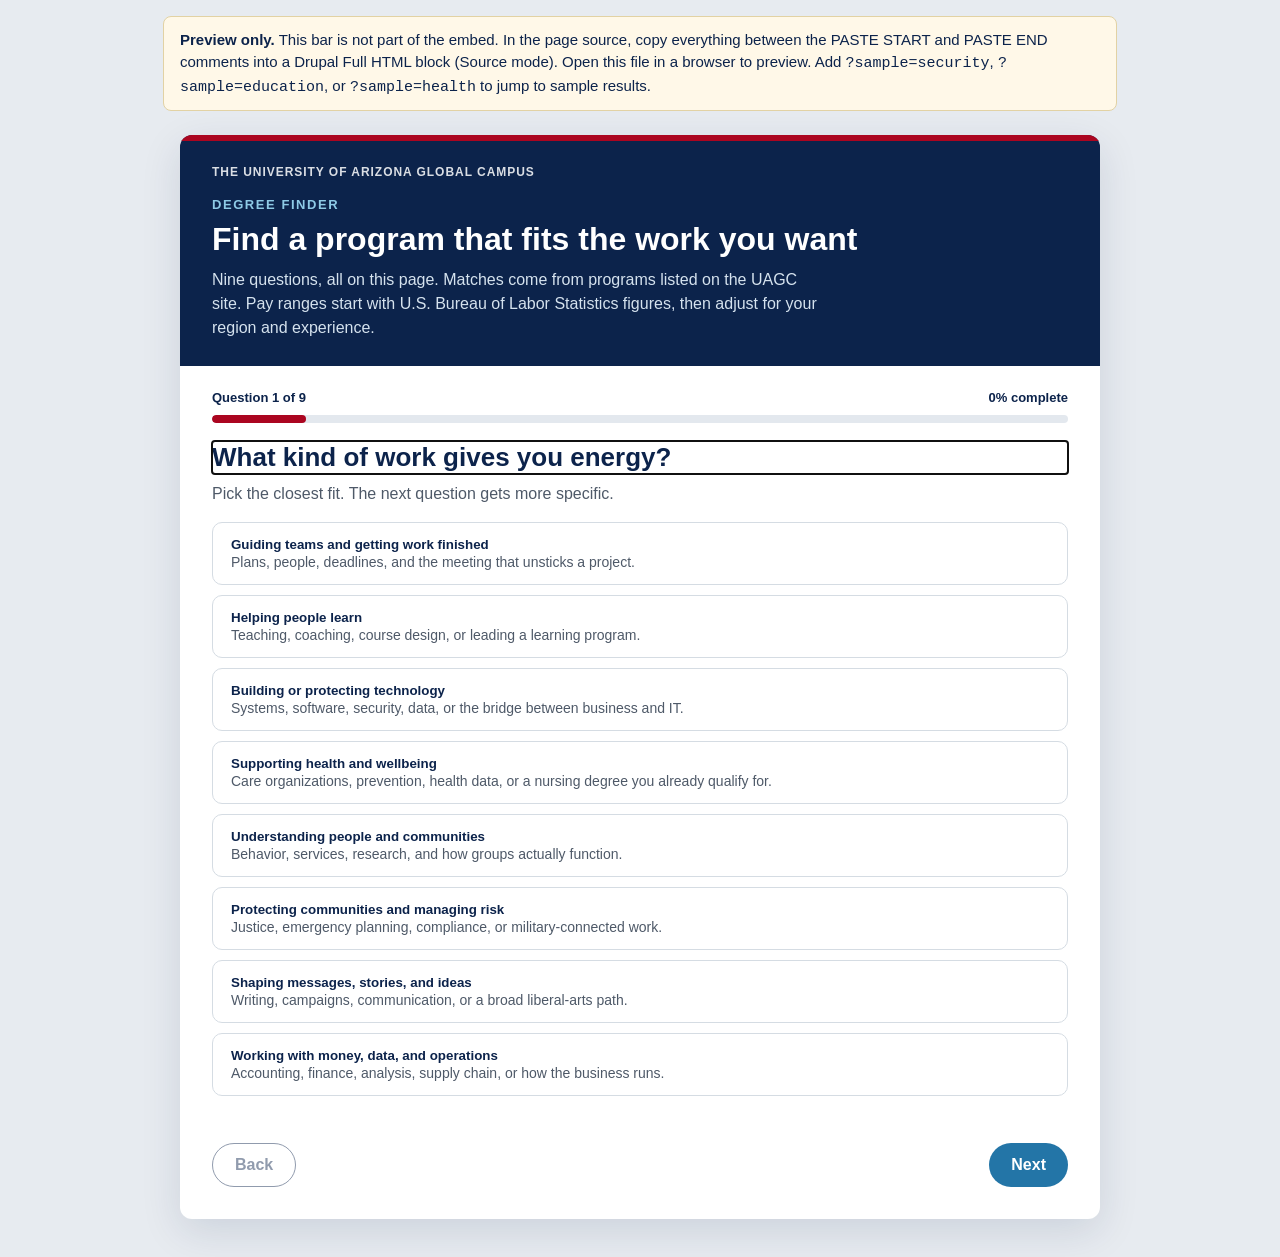
<file: Degree Finder/index.html>
<!DOCTYPE html>
<html lang="en">
<head>
<meta charset="utf-8">
<meta name="viewport" content="width=device-width, initial-scale=1">
<title>UAGC Degree Finder — preview</title>
<style>
  body { margin: 0; background: #e7ebf0; }
  .preview-note {
    max-width: 920px;
    margin: 16px auto 0;
    padding: 12px 16px;
    background: #fff8e8;
    border: 1px solid #e2d2a4;
    border-radius: 8px;
    color: #0C234B;
    font: 15px/1.45 "Segoe UI", Arial, sans-serif;
  }
  .preview-note strong { font-weight: 700; }
</style>
</head>
<body>
<p class="preview-note"><strong>Preview only.</strong> This bar is not part of the embed. In the page source, copy everything between the PASTE START and PASTE END comments into a Drupal Full HTML block (Source mode). Open this file in a browser to preview. Add <code>?sample=security</code>, <code>?sample=education</code>, or <code>?sample=health</code> to jump to sample results.</p>

<!-- ========== PASTE INTO WYSIWYG: START ========== -->
<div id="uagc-finder-root">
<style>
#uagc-finder, #uagc-finder * { box-sizing: border-box; }
#uagc-finder {
  --red: #AB0520;
  --red-dark: #8C041B;
  --navy: #0C234B;
  --blue: #2375A7;
  --blue-dark: #1B628C;
  --ink: #172033;
  --muted: #4E5968;
  --line: #D5DCE3;
  --paper: #F4F7F8;
  --soft: #E8F2F8;
  --warm: #F8F4EF;
  --white: #ffffff;
  max-width: 920px;
  margin: 24px auto 40px;
  background: var(--white);
  color: var(--ink);
  font-family: "proxima-nova", "Source Sans 3", "Segoe UI", Arial, sans-serif;
  line-height: 1.5;
  border-radius: 12px;
  overflow: hidden;
  box-shadow: 0 12px 40px rgba(12, 35, 75, 0.12);
}
#uagc-finder h1, #uagc-finder h2, #uagc-finder h3, #uagc-finder p { margin: 0; }
#uagc-finder button, #uagc-finder input, #uagc-finder select { font-family: inherit; }
#uagc-finder a { color: var(--blue-dark); }
#uagc-finder .uf-top {
  background: var(--navy);
  color: #fff;
  padding: 28px 32px 26px;
  position: relative;
}
#uagc-finder .uf-top:before {
  content: "";
  position: absolute;
  left: 0; right: 0; top: 0;
  height: 6px;
  background: var(--red);
}
#uagc-finder .uf-wordmark {
  letter-spacing: 0.08em;
  text-transform: uppercase;
  font-size: 12px;
  font-weight: 700;
  opacity: 0.85;
}
#uagc-finder .uf-kicker {
  margin-top: 14px;
  color: #8ECAE6;
  font-weight: 700;
  font-size: 13px;
  letter-spacing: 0.12em;
  text-transform: uppercase;
}
#uagc-finder h1 { margin-top: 6px; font-size: 32px; line-height: 1.15; font-weight: 700; }
#uagc-finder .uf-dek { margin-top: 10px; max-width: 68ch; color: #D5E2EE; font-size: 16px; }
#uagc-finder .uf-body { padding: 22px 32px 32px; }
#uagc-finder .uf-progress { display: flex; justify-content: space-between; gap: 12px; font-size: 13px; font-weight: 700; color: var(--navy); }
#uagc-finder .uf-bar { margin: 8px 0 18px; height: 8px; background: #E3E8EE; border-radius: 99px; overflow: hidden; }
#uagc-finder .uf-bar span { display: block; height: 100%; background: var(--red); border-radius: 99px; }
#uagc-finder h2 { font-size: 26px; line-height: 1.25; color: var(--navy); }
#uagc-finder .uf-help { margin: 8px 0 16px; color: var(--muted); max-width: 70ch; }
#uagc-finder .uf-options { display: grid; gap: 10px; }
#uagc-finder .uf-opt {
  text-align: left;
  width: 100%;
  border: 1px solid var(--line);
  background: #fff;
  border-radius: 10px;
  padding: 14px 16px 14px 18px;
  cursor: pointer;
  color: var(--ink);
  display: block;
}
#uagc-finder .uf-opt:hover { border-color: var(--blue); background: #f8fbfd; }
#uagc-finder .uf-opt[aria-checked="true"] {
  border-color: var(--blue);
  background: var(--soft);
  box-shadow: inset 4px 0 0 var(--blue);
}
#uagc-finder .uf-opt:focus-visible, #uagc-finder button:focus-visible, #uagc-finder select:focus-visible, #uagc-finder input:focus-visible {
  outline: 3px solid var(--red);
  outline-offset: 2px;
}
#uagc-finder .uf-opt-label { display: block; font-weight: 700; color: var(--navy); }
#uagc-finder .uf-opt-hint { display: block; color: var(--muted); font-size: 14px; margin-top: 2px; }
#uagc-finder .uf-error { min-height: 1.2em; color: var(--red); font-weight: 700; margin: 10px 0 0; }
#uagc-finder .uf-nav { display: flex; justify-content: space-between; gap: 12px; margin-top: 18px; }
#uagc-finder .uf-btn {
  border: 0;
  border-radius: 999px;
  padding: 12px 22px;
  font-weight: 700;
  cursor: pointer;
  font-size: 16px;
}
#uagc-finder .uf-btn-primary { background: var(--blue); color: #fff; }
#uagc-finder .uf-btn-primary:hover { background: var(--blue-dark); }
#uagc-finder .uf-btn-red { background: var(--red); color: #fff; }
#uagc-finder .uf-btn-red:hover { background: var(--red-dark); }
#uagc-finder .uf-btn-ghost { background: #fff; color: var(--navy); border: 1px solid var(--navy); }
#uagc-finder .uf-btn[disabled] { opacity: 0.45; cursor: not-allowed; }
#uagc-finder .uf-field { margin-bottom: 14px; }
#uagc-finder label.uf-label { display: block; font-weight: 700; color: var(--navy); margin-bottom: 6px; }
#uagc-finder select, #uagc-finder input[type="text"] {
  width: 100%;
  max-width: 460px;
  border: 1px solid var(--line);
  border-radius: 8px;
  padding: 12px 12px;
  font-size: 16px;
  color: var(--ink);
  background: #fff;
}
#uagc-finder .uf-region-readout { margin-top: 8px; color: var(--navy); font-weight: 700; }
#uagc-finder .uf-note {
  margin-top: 12px;
  background: #fff4f4;
  border-left: 4px solid var(--red);
  padding: 10px 12px;
  color: var(--ink);
  font-size: 14px;
}
#uagc-finder .uf-chips { display: flex; flex-wrap: wrap; gap: 8px; margin: 12px 0 16px; }
#uagc-finder .uf-chip {
  background: var(--paper);
  color: var(--navy);
  border-radius: 999px;
  padding: 4px 10px;
  font-size: 13px;
  font-weight: 700;
}
#uagc-finder .uf-card {
  border: 1px solid var(--line);
  border-radius: 12px;
  padding: 18px 18px 16px;
  margin: 14px 0;
  background: #fff;
}
#uagc-finder .uf-card-top { border-top: 4px solid var(--red); }
#uagc-finder .uf-badge {
  display: inline-block;
  background: var(--navy);
  color: #fff;
  border-radius: 999px;
  padding: 3px 10px;
  font-size: 12px;
  font-weight: 700;
  letter-spacing: 0.04em;
  text-transform: uppercase;
}
#uagc-finder .uf-program { margin: 8px 0 4px; font-size: 28px; line-height: 1.2; color: var(--navy); }
#uagc-finder .uf-career { font-size: 18px; color: var(--ink); }
#uagc-finder ul { margin: 8px 0 0; padding-left: 18px; }
#uagc-finder li { margin: 4px 0; }
#uagc-finder .uf-payline { font-size: 22px; font-weight: 700; color: var(--navy); margin: 6px 0; }
#uagc-finder .uf-muted { color: var(--muted); font-size: 14px; }
#uagc-finder .uf-grid { display: grid; grid-template-columns: 1fr 1fr; gap: 12px; }
#uagc-finder .uf-outlier { background: var(--warm); border-left: 4px solid var(--red); }
#uagc-finder .uf-skill { display: grid; grid-template-columns: 150px 1fr 36px; gap: 8px; align-items: center; margin: 6px 0; font-size: 14px; }
#uagc-finder .uf-track { height: 10px; background: #E3E8EE; border-radius: 99px; overflow: hidden; }
#uagc-finder .uf-track span { display: block; height: 100%; background: var(--navy); border-radius: 99px; }
#uagc-finder .uf-actions { display: flex; flex-wrap: wrap; gap: 10px; margin-top: 8px; }
#uagc-finder .uf-sources { margin-top: 18px; font-size: 13px; color: var(--muted); }
#uagc-finder .uf-sources li { margin: 3px 0; }
#uagc-finder table.uf-table { width: 100%; border-collapse: collapse; font-size: 14px; margin-top: 8px; }
#uagc-finder table.uf-table th, #uagc-finder table.uf-table td { text-align: left; padding: 8px 6px; border-bottom: 1px solid var(--line); vertical-align: top; }
#uagc-finder table.uf-table th { color: var(--navy); font-size: 12px; letter-spacing: 0.04em; text-transform: uppercase; }
#uagc-finder svg { width: 100%; height: auto; display: block; }
@media (max-width: 720px) {
  #uagc-finder .uf-top, #uagc-finder .uf-body { padding-left: 18px; padding-right: 18px; }
  #uagc-finder h1 { font-size: 26px; }
  #uagc-finder .uf-program { font-size: 24px; }
  #uagc-finder .uf-grid { grid-template-columns: 1fr; }
  #uagc-finder .uf-skill { grid-template-columns: 1fr; gap: 2px; }
  #uagc-finder .uf-nav { flex-direction: column-reverse; }
  #uagc-finder .uf-btn { width: 100%; }
}
@media print {
  #uagc-finder { box-shadow: none; margin: 0; max-width: none; }
  #uagc-finder .uf-nav, #uagc-finder .uf-actions { display: none; }
}
</style>

<div id="uagc-finder">
  <header class="uf-top">
    <p class="uf-wordmark">The University of Arizona Global Campus</p>
    <p class="uf-kicker">Degree Finder</p>
    <h1 id="uf-title">Find a program that fits the work you want</h1>
    <p class="uf-dek" id="uf-dek">Nine questions, all on this page. Matches come from programs listed on the UAGC site. Pay ranges start with U.S. Bureau of Labor Statistics figures, then adjust for your region and experience.</p>
  </header>
  <div class="uf-body" id="uf-main" aria-live="polite"></div>
</div>

<script>
(function () {
  var root = document.getElementById("uagc-finder");
  if (!root || root.getAttribute("data-ready") === "1") return;
  root.setAttribute("data-ready", "1");

  var BASE = "https://www.uagc.edu";
  var STORE = "uagcDegreeFinderV1";

  /* May 2025 BLS OEWS / Occupational Outlook Handbook.
     Calculated medians = published median hourly wage x 2,080, nearest $10.
     p10/p90 and outlook are stored only when the OOH page states them. */
  var W = {
    allMedian: 50980,
    allOutlook: 3,
    pm: { median: 102320, p10: 61580, p90: 167970, outlook: 7, outlookText: "Much faster than average", href: "https://www.bls.gov/ooh/business-and-financial/project-management-specialists.htm" },
    infosec: { median: 129180, p10: 75090, p90: 199850, outlook: 21, outlookText: "Much faster than average", href: "https://www.bls.gov/ooh/computer-and-information-technology/information-security-analysts.htm" },
    logistics: { median: 82320, p10: 50890, p90: 133160, outlook: 18, outlookText: "Much faster than average", href: "https://www.bls.gov/ooh/business-and-financial/logisticians.htm" },
    accountants: { median: 83680, p10: 56020, p90: 144090, outlook: 5, outlookText: "Faster than average", href: "https://www.bls.gov/ooh/business-and-financial/accountants-and-auditors.htm" },
    healthMgr: { median: 123860, p10: 73390, p90: 224340, outlook: 24, outlookText: "Much faster than average", href: "https://www.bls.gov/ooh/management/medical-and-health-services-managers.htm" },
    instruct: { median: 77440, p10: 47980, p90: 121670, outlook: 2, outlookText: "Slower than average", href: "https://www.bls.gov/ooh/education-training-and-library/instructional-coordinators.htm" },
    software: { median: 135980, p10: 82460, p90: 214670, outlook: 10, outlookText: "Much faster than average", href: "https://www.bls.gov/ooh/computer-and-information-technology/software-developers.htm" },
    rn: { median: 97550, p10: 68940, p90: 137470, outlook: 6, outlookText: "Faster than average", href: "https://www.bls.gov/ooh/healthcare/registered-nurses.htm" },
    counselor: { median: 59350, p10: 38940, p90: 97590, outlook: 18, outlookText: "Much faster than average", href: "https://www.bls.gov/ooh/community-and-social-service/substance-abuse-behavioral-disorder-and-mental-health-counselors.htm" },
    genMgr: { median: 105770, href: "https://www.bls.gov/ooh/management/top-executives.htm" },
    mktMgr: { median: 166800 },
    hrSpec: { median: 75940, href: "https://www.bls.gov/ooh/business-and-financial/human-resources-specialists.htm" },
    hrMgr: { median: 149280 },
    mktSpec: { median: 78770 },
    trainSpec: { median: 69280 },
    trainMgr: { median: 133000 },
    support: { median: 61860 },
    netAdmin: { median: 99130 },
    sysAnalyst: { median: 105850 },
    dataSci: { median: 120220 },
    healthInfo: { median: 68020 },
    healthEd: { median: 64060 },
    preschool: { median: 38150 },
    eceAdmin: { median: 59300 },
    elemMean: { median: 72650, wageKind: "mean" },
    spedMean: { median: 72650, wageKind: "mean" },
    socMgr: { median: 80390 },
    shsa: { median: 45930 },
    probation: { median: 66270 },
    emergency: { median: 93330 },
    compliance: { median: 80720 },
    pr: { median: 74760 },
    writers: { median: 76920 },
    techWrite: { median: 90400 },
    finGroup: { median: 102090 },
    mgmtAnalyst: { median: 101860 },
    epi: { median: 87210 },
    clinPsych: { median: 100590 },
    k12admin: { median: 116100, wageKind: "mean" }
  };

  var REGIONS = {
    northeast: { label: "Northeast", index: 1.1 },
    midwest: { label: "Midwest", index: 0.96 },
    south: { label: "South", index: 0.93 },
    west: { label: "West", index: 1.07 },
    other: { label: "Outside the United States", index: 1 }
  };

  var STATE_REGION = {
    CT: "northeast", ME: "northeast", MA: "northeast", NH: "northeast", RI: "northeast", VT: "northeast", NJ: "northeast", NY: "northeast", PA: "northeast",
    IL: "midwest", IN: "midwest", MI: "midwest", OH: "midwest", WI: "midwest", IA: "midwest", KS: "midwest", MN: "midwest", MO: "midwest", NE: "midwest", ND: "midwest", SD: "midwest",
    DE: "south", DC: "south", FL: "south", GA: "south", MD: "south", NC: "south", SC: "south", VA: "south", WV: "south", AL: "south", KY: "south", MS: "south", TN: "south", AR: "south", LA: "south", OK: "south", TX: "south",
    AZ: "west", CO: "west", ID: "west", MT: "west", NV: "west", NM: "west", UT: "west", WY: "west", AK: "west", CA: "west", HI: "west", OR: "west", WA: "west",
    INTL: "other"
  };

  var STATE_NAME = {
    CT: "Connecticut", ME: "Maine", MA: "Massachusetts", NH: "New Hampshire", RI: "Rhode Island", VT: "Vermont", NJ: "New Jersey", NY: "New York", PA: "Pennsylvania",
    IL: "Illinois", IN: "Indiana", MI: "Michigan", OH: "Ohio", WI: "Wisconsin", IA: "Iowa", KS: "Kansas", MN: "Minnesota", MO: "Missouri", NE: "Nebraska", ND: "North Dakota", SD: "South Dakota",
    DE: "Delaware", DC: "District of Columbia", FL: "Florida", GA: "Georgia", MD: "Maryland", NC: "North Carolina", SC: "South Carolina", VA: "Virginia", WV: "West Virginia", AL: "Alabama", KY: "Kentucky", MS: "Mississippi", TN: "Tennessee", AR: "Arkansas", LA: "Louisiana", OK: "Oklahoma", TX: "Texas",
    AZ: "Arizona", CO: "Colorado", ID: "Idaho", MT: "Montana", NV: "Nevada", NM: "New Mexico", UT: "Utah", WY: "Wyoming", AK: "Alaska", CA: "California", HI: "Hawaii", OR: "Oregon", WA: "Washington",
    INTL: "Outside the United States"
  };

  function prog(path, title, note) {
    return { title: title, url: BASE + path, note: note || "" };
  }

  var FAMILIES = [
    {
      id: "project",
      tags: { deliver: 6, ops: 3, lead: 2 },
      career: Object.assign({ title: "Project management specialist" }, W.pm),
      benchmark: "General and operations managers, a common step up, had a national median near $105,770.",
      summary: [
        "You would scope the work, build the schedule and budget, and keep vendors and teammates aligned.",
        "BLS projects 7% growth from 2025 to 2035, much faster than the 3% average for all occupations.",
        "The work shows up in construction, tech, healthcare, government, and corporate operations.",
        "A bachelor's is the typical entry point. Certification such as PMP is optional and employer-specific."
      ],
      skills: [["Coordination", 94], ["Budgets", 80], ["Communication", 88], ["Risk", 76], ["Tools and data", 70]],
      outlier: {
        title: "Live-event, museum, or humanitarian project lead",
        text: "The same planning muscles run exhibit installs, disaster-relief logistics, and conference productions. Pair project skills with storytelling or community work if a corporate PMO is not the life you want."
      },
      programs: {
        associate: prog("/online-degrees/associate/organizational-management", "AA in Organizational Management"),
        bachelor: prog("/online-degrees/bachelors/project-management", "BA in Project Management", "IACBE-accredited business program."),
        master: prog("/online-degrees/masters/business-administration", "Master of Business Administration (MBA)", "IACBE-accredited business program.")
      }
    },
    {
      id: "org",
      tags: { lead: 6, ops: 3, people: 2 },
      doctoralFit: true,
      career: Object.assign({ title: "General and operations manager" }, W.genMgr),
      benchmark: "Project management specialists, a related role, had a national median of $102,320.",
      summary: [
        "You would set priorities across teams, fix broken processes, and translate strategy into weekly work.",
        "UAGC's doctorate is in organizational leadership, aimed at people who already lead or plan to.",
        "The day-to-day mix is meetings, decisions, writing, and coaching, more than a single technical craft.",
        "Earnings vary widely by industry. The chart uses general and operations managers, not chief executives."
      ],
      skills: [["Leading people", 96], ["Strategy", 84], ["Communication", 90], ["Operations", 78], ["Coaching", 74]],
      outlier: {
        title: "Internal change partner or founder of a small practice",
        text: "Organizational leadership also fits internal consulting, employee-experience work, and running a training or coaching practice after you have real supervisory experience."
      },
      programs: {
        associate: prog("/online-degrees/associate/organizational-management", "AA in Organizational Management"),
        bachelor: prog("/online-degrees/bachelors/organizational-management", "BA in Organizational Management", "IACBE-accredited business program."),
        master: prog("/online-degrees/masters/organizational-management", "MA in Organizational Management", "IACBE-accredited business program."),
        doctoral: prog("/online-degrees/doctoral/organizational-leadership", "Doctorate in Organizational Leadership")
      }
    },
    {
      id: "hr",
      tags: { hr: 6, people: 4, lead: 2 },
      career: Object.assign({ title: "Human resources specialist" }, W.hrSpec),
      graduateCareer: Object.assign({ title: "Human resources manager" }, W.hrMgr),
      benchmark: "Training and development specialists, a close neighbor, had a national median near $69,280.",
      summary: [
        "You would hire, coach, and build the policies people actually work under.",
        "Bachelor's-level roles often start in recruiting, HR coordination, or employee relations.",
        "A master's is aimed more at HR management: compensation, culture, and leading the function.",
        "The human side still needs comfort with employment law, data, and difficult conversations."
      ],
      skills: [["People decisions", 92], ["Employment policy", 80], ["Coaching", 84], ["Data", 62], ["Writing", 70]],
      outlier: {
        title: "People analytics translator or workforce planner",
        text: "If you like numbers as much as conversations, HR pairs with operations and finance: workforce planning, pay studies, and explaining people data to leaders who do not live in spreadsheets."
      },
      programs: {
        associate: prog("/online-degrees/associate/business", "AA in Business"),
        bachelor: prog("/online-degrees/bachelors/human-resources-management", "BA in Human Resources Management", "IACBE-accredited business program."),
        master: prog("/online-degrees/masters/human-resource-management", "Master of Human Resource Management", "IACBE-accredited business program.")
      }
    },
    {
      id: "accounting",
      tags: { accounting: 6, numbers: 3, detail: 3 },
      career: Object.assign({ title: "Accountant or auditor" }, W.accountants),
      summary: [
        "You would prepare and examine financial records, then explain what the numbers mean for decisions.",
        "BLS projects 5% growth from 2025 to 2035, faster than average.",
        "Public accounting, corporate finance, government, and nonprofits all hire this skill set.",
        "CPA licensure is a separate state process. This match does not assume you will pursue it."
      ],
      skills: [["Accuracy", 96], ["Financial statements", 90], ["Ethics", 78], ["Systems", 68], ["Explaining numbers", 74]],
      outlier: {
        title: "Nonprofit grant compliance or investigative accounting support",
        text: "Accounting also lives in grant audits, fraud reviews, and mission-driven finance offices. Those paths use the same controls mindset outside a traditional firm."
      },
      programs: {
        bachelor: prog("/online-degrees/bachelors/accounting", "BA in Accounting", "IACBE-accredited business program."),
        master: prog("/online-degrees/masters/accounting", "Master of Accountancy", "IACBE-accredited business program.")
      },
      bridge: prog("/online-degrees/associate/business", "AA in Business")
    },
    {
      id: "finance",
      tags: { finance: 6, numbers: 3, analytics: 3 },
      career: Object.assign({ title: "Financial analyst or advisor" }, W.finGroup),
      summary: [
        "You would study performance, build forecasts, and help people or organizations decide where money goes.",
        "The pay figure is the BLS median for the financial analysts and advisors group, annualized from the May 2025 hourly median.",
        "Banking, corporate finance, and advising are different jobs. Your first role depends on experience, not the degree title alone.",
        "BA in Finance and BA in Business Economics both sit in this family. Economics leans toward analysis and policy context."
      ],
      skills: [["Analysis", 92], ["Forecasting", 84], ["Spreadsheets", 80], ["Communication", 70], ["Judgment", 76]],
      outlier: {
        title: "Mission finance: credit unions, housing, or grant portfolios",
        text: "Finance training also supports community lending, college budgets, and grant portfolios. The work is still quantitative. The scoreboard is community impact plus solvency."
      },
      programs: {
        bachelor: prog("/online-degrees/bachelors/finance", "BA in Finance", "IACBE-accredited business program."),
        master: prog("/online-degrees/masters/finance", "MS in Finance", "IACBE-accredited business program.")
      },
      altProgram: prog("/online-degrees/bachelors/business-economics", "BA in Business Economics", "IACBE-accredited business program."),
      bridge: prog("/online-degrees/associate/business", "AA in Business")
    },
    {
      id: "marketing",
      tags: { marketing: 6, create: 3, writing: 2 },
      career: Object.assign({ title: "Market research analyst or marketing specialist" }, W.mktSpec),
      benchmark: "Marketing managers had a national median near $166,800. Those jobs usually expect a track record, not a new diploma alone.",
      summary: [
        "You would study audiences, shape offers and messages, and report what actually changed behavior.",
        "Research, campaign coordination, and content all sit under this degree. The first job is often specialist, not director.",
        "Writing and basic data skills matter as much as creativity.",
        "UAGC's graduate business route for this interest is the MBA, not a standalone marketing master's."
      ],
      skills: [["Audience insight", 88], ["Writing", 84], ["Campaigns", 80], ["Data", 66], ["Story", 78]],
      outlier: {
        title: "Cause campaigns or in-house storytelling for hospitals and schools",
        text: "Marketing methods travel into fundraising, public health campaigns, and internal communications. You still need the craft. The client is a mission instead of a product."
      },
      programs: {
        bachelor: prog("/online-degrees/bachelors/marketing", "BA in Marketing", "IACBE-accredited business program."),
        master: prog("/online-degrees/masters/business-administration", "Master of Business Administration (MBA)", "IACBE-accredited business program.")
      },
      bridge: prog("/online-degrees/associate/business", "AA in Business")
    },
    {
      id: "supply",
      tags: { supply: 6, ops: 4, numbers: 2 },
      career: Object.assign({ title: "Logistician" }, W.logistics),
      summary: [
        "You would plan how materials, products, or supplies move from source to the person who needs them.",
        "BLS projects 18% growth from 2025 to 2035, much faster than average, pushed by e-commerce and complex chains.",
        "Manufacturing, transportation, wholesale, government, and the military are major employers.",
        "The work is practical and data-heavy: inventory, carriers, risk, and cost."
      ],
      skills: [["Planning", 90], ["Vendors", 82], ["Data", 76], ["Problem solving", 88], ["Cost", 74]],
      outlier: {
        title: "Humanitarian, military, or live-production logistics",
        text: "Touring productions, disaster warehouses, and defense supply chains need the same sequencing skill. The setting changes. The deadline pressure does not."
      },
      programs: {
        bachelor: prog("/online-degrees/bachelors/supply-chain-management", "BA in Supply Chain Management", "IACBE-accredited business program."),
        master: prog("/online-degrees/masters/business-administration", "Master of Business Administration (MBA)", "IACBE-accredited business program.")
      },
      bridge: prog("/online-degrees/associate/business", "AA in Business")
    },
    {
      id: "ops",
      tags: { ops: 5, numbers: 3, analytics: 3, deliver: 2 },
      career: Object.assign({ title: "Management analyst" }, W.mgmtAnalyst),
      benchmark: "Operations research analysts, a more quantitative cousin, had a national median near $88,940.",
      summary: [
        "You would study how a business runs, find the waste, and recommend a better system.",
        "Operations management, business administration, and project work overlap here.",
        "Employers look for clear writing, comfort with spreadsheets, and the nerve to challenge a sloppy process.",
        "Consulting is one setting. In-house operations roles are another, and often a better first step."
      ],
      skills: [["Diagnosis", 90], ["Process", 86], ["Data", 78], ["Writing", 74], ["Influence", 80]],
      outlier: {
        title: "Healthcare scheduling, studio operations, or venue systems",
        text: "Clinics, warehouses, and production studios all break in predictable ways. An operations degree can land in those rooms if you learn the industry's vocabulary."
      },
      programs: {
        associate: prog("/online-degrees/associate/business", "AA in Business"),
        bachelor: prog("/online-degrees/bachelors/operations-management-analysis", "BA in Operations Management and Analysis", "IACBE-accredited business program."),
        master: prog("/online-degrees/masters/business-administration", "Master of Business Administration (MBA)", "IACBE-accredited business program.")
      }
    },
    {
      id: "security",
      tags: { security: 6, tech: 3, risk: 3 },
      career: Object.assign({ title: "Information security analyst" }, W.infosec),
      summary: [
        "You would watch for attacks, close gaps, and write the practices that keep systems trustworthy.",
        "BLS projects 21% growth from 2025 to 2035, much faster than average.",
        "Many employers want some related IT experience plus a bachelor's. The pay floor is high because the work is specialized.",
        "The BS in Cyber and Data Security Technology is ABET-accredited."
      ],
      skills: [["Risk", 94], ["Networks", 82], ["Writing procedures", 72], ["Curiosity", 88], ["Calm response", 80]],
      outlier: {
        title: "Healthcare privacy liaison or security trainer",
        text: "Hospitals and universities need people who can explain risk to clinicians and staff, run access reviews, and teach. That is cyber work without living only in a security operations center. A later add-on is the BS in Health Information Management."
      },
      programs: {
        bachelor: prog("/online-degrees/bachelors/cyber-data-security-technology", "BS in Cyber & Data Security Technology", "ABET-accredited computing program."),
        master: prog("/online-degrees/masters/technology-management", "MS in Technology Management", "IACBE-accredited business program.")
      },
      bridge: prog("/online-degrees/associate/business", "AA in Business")
    },
    {
      id: "it",
      tags: { support: 5, tech: 4, systems: 3 },
      career: Object.assign({ title: "Network and computer systems administrator" }, W.netAdmin),
      benchmark: "Computer user support specialists, a frequent first role, had a national median near $61,860.",
      summary: [
        "You would keep networks, accounts, and machines working, and explain the fix in plain language.",
        "Many people enter through support and move into administration. The chart uses the administrator median.",
        "The BS in Information Technology is ABET-accredited.",
        "Security, cloud, and documentation skills make this path easier to grow."
      ],
      skills: [["Troubleshooting", 92], ["Networks", 84], ["Support", 80], ["Documentation", 70], ["Security basics", 68]],
      outlier: {
        title: "Learning-technology admin or digital accessibility support",
        text: "Schools, hospitals, and training teams need IT people who can run the tools teachers and clinicians actually touch, and who care whether everyone can use them."
      },
      programs: {
        bachelor: prog("/online-degrees/bachelors/information-technology", "BS in Information Technology", "ABET-accredited computing program."),
        master: prog("/online-degrees/masters/information-systems-management", "Master of Information Systems Management", "IACBE-accredited business program.")
      },
      bridge: prog("/online-degrees/associate/business", "AA in Business")
    },
    {
      id: "software",
      tags: { build: 6, tech: 4, data: 1 },
      career: Object.assign({ title: "Software developer" }, W.software),
      summary: [
        "You would design, build, and improve applications, then test that they behave.",
        "BLS projects 10% growth from 2025 to 2035 for software developers, much faster than average.",
        "Portfolios and practice often matter alongside the degree. The BS in Computer Software Technology is the closest UAGC fit.",
        "Quality assurance and web development are neighboring doors if a pure developer title is not the first offer."
      ],
      skills: [["Building", 94], ["Debugging", 88], ["Logic", 86], ["Collaboration", 70], ["Learning new tools", 82]],
      outlier: {
        title: "Learning-product builder or QA for education and health tools",
        text: "Software skills also ship tutoring apps, training simulations, and the unglamorous testing that keeps them from failing students or patients."
      },
      programs: {
        bachelor: prog("/online-degrees/bachelors/computer-software-technology", "BS in Computer Software Technology"),
        master: prog("/online-degrees/masters/technology-management", "MS in Technology Management", "IACBE-accredited business program.")
      },
      bridge: prog("/online-degrees/associate/business", "AA in Business")
    },
    {
      id: "bis",
      tags: { systems: 5, tech: 3, numbers: 2, ops: 2 },
      career: Object.assign({ title: "Computer systems analyst" }, W.sysAnalyst),
      summary: [
        "You would sit between a department and the technical team, translating a business problem into a system change.",
        "The role rewards clear writing, process mapping, and enough technical depth to challenge a vague requirement.",
        "BA in Business Information Systems is the undergraduate match. The master's route is information systems management.",
        "It is a strong path if you like technology and do not want to write code all day."
      ],
      skills: [["Translation", 92], ["Requirements", 86], ["Process", 80], ["Data", 74], ["Stakeholders", 84]],
      outlier: {
        title: "Implementation lead for clinics, campuses, or nonprofits",
        text: "New records systems, CRMs, and learning platforms fail without someone who speaks both operations and IT. That person is often the analyst."
      },
      programs: {
        bachelor: prog("/online-degrees/bachelors/business-information-systems", "BA in Business Information Systems", "IACBE-accredited business program."),
        master: prog("/online-degrees/masters/information-systems-management", "Master of Information Systems Management", "IACBE-accredited business program.")
      },
      bridge: prog("/online-degrees/associate/business", "AA in Business")
    },
    {
      id: "data",
      tags: { data: 6, analytics: 4, tech: 2, numbers: 2 },
      career: Object.assign({ title: "Data scientist" }, W.dataSci),
      benchmark: "Management and operations research roles can be a more realistic first step if you are still building a math and coding base.",
      summary: [
        "You would clean data, look for patterns, and tell a decision-maker what the pattern should change.",
        "The national median for data scientists is high. Entry still depends on projects, statistics, and tools, not the diploma alone.",
        "Business economics, information systems, and health informatics can all point here from different industries.",
        "Pair the quantitative interest with a domain, such as supply chain, finance, or health, so the work has a home."
      ],
      skills: [["Analysis", 94], ["Statistics", 82], ["Storytelling with data", 80], ["Tools", 78], ["Skepticism", 76]],
      outlier: {
        title: "People analytics, health outcomes, or supply-chain analysis",
        text: "The less obvious version of 'data' is a domain analyst inside HR, a hospital, or a logistics team. You may never hold the title data scientist, and the work can still be the job you wanted."
      },
      programs: {
        bachelor: prog("/online-degrees/bachelors/business-economics", "BA in Business Economics", "IACBE-accredited business program."),
        master: prog("/online-degrees/masters/health-informatics-analytics", "MS in Health Informatics & Analytics")
      },
      bridge: prog("/online-degrees/associate/business", "AA in Business")
    },
    {
      id: "hcadmin",
      tags: { admin: 5, health: 4, lead: 3, ops: 2 },
      mission: 2,
      career: Object.assign({ title: "Medical and health services manager" }, W.healthMgr),
      summary: [
        "You would run the business of care: staffing, budgets, quality, and the patient experience.",
        "BLS projects 24% growth from 2025 to 2035, much faster than average.",
        "Hospitals, clinics, nursing facilities, and insurance organizations employ this occupation.",
        "Clinical licensure is not the point of this path. Credibility with clinicians still matters."
      ],
      skills: [["Operations", 90], ["Finance", 76], ["People leadership", 86], ["Compliance", 78], ["Service", 74]],
      outlier: {
        title: "Practice manager for a community clinic or telehealth startup",
        text: "Health administration also means a 12-person clinic, a behavioral-health practice, or the operations seat at a digital care company. Smaller settings show the whole business faster."
      },
      programs: {
        bachelor: prog("/online-degrees/bachelors/health-care-administration", "BA in Health Care Administration"),
        master: prog("/online-degrees/masters/health-care-administration", "MA in Health Care Administration")
      },
      bridge: prog("/online-degrees/associate/business", "AA in Business")
    },
    {
      id: "wellness",
      tags: { wellness: 6, health: 3, care: 3, people: 2 },
      mission: 3,
      creative: 1,
      career: Object.assign({ title: "Health education specialist" }, W.healthEd),
      benchmark: "Dietitians and nutritionists had a national median near $76,400. That occupation has its own credential path.",
      summary: [
        "You would design programs around prevention: movement, nutrition literacy, stress, and health habits.",
        "Employers include workplaces, community organizations, insurers, and schools.",
        "This is not a nursing or registered-dietitian license. Confirm any credential you need in your state.",
        "The BA in Health and Wellness is the closest undergraduate match. Public health is the graduate neighbor."
      ],
      skills: [["Coaching", 88], ["Program design", 84], ["Communication", 86], ["Behavior", 74], ["Community", 70]],
      outlier: {
        title: "Workplace wellbeing partner or health-content educator",
        text: "Companies, unions, and digital programs hire people to build wellbeing benefits and explain them. It is education work with a health subject, often outside a clinic."
      },
      programs: {
        bachelor: prog("/online-degrees/bachelors/health-and-wellness", "BA in Health and Wellness"),
        master: prog("/online-degrees/masters/public-health", "Master of Public Health (MPH)")
      },
      bridge: prog("/online-degrees/associate/organizational-management", "AA in Organizational Management")
    },
    {
      id: "him",
      tags: { him: 6, health: 3, data: 4, detail: 3 },
      career: Object.assign({ title: "Health information technologist or medical registrar" }, W.healthInfo),
      summary: [
        "You would organize health records, protect data, and help clinicians and billers find a clean story in the chart.",
        "The BS in Health Information Management is CAHIIM-accredited. Professional credentials such as RHIA are separate from the degree.",
        "The master's in health informatics and analytics pushes further into data and systems.",
        "Privacy, coding context, and calm attention to detail are the daily tools."
      ],
      skills: [["Accuracy", 94], ["Privacy", 86], ["Data", 82], ["Health systems", 78], ["Communication", 64]],
      outlier: {
        title: "Patient-portal educator or revenue-cycle analyst",
        text: "Health information people also train staff on the record system, or sit with billing to find why claims fail. Both use the record. Neither is a pure coding job."
      },
      programs: {
        bachelor: prog("/online-degrees/bachelors/health-information-management", "BS in Health Information Management", "CAHIIM-accredited program."),
        master: prog("/online-degrees/masters/health-informatics-analytics", "MS in Health Informatics & Analytics")
      },
      bridge: prog("/online-degrees/associate/business", "AA in Business")
    },
    {
      id: "publichealth",
      tags: { community: 5, health: 3, mission: 3, data: 2 },
      mission: 4,
      career: Object.assign({ title: "Epidemiologist" }, W.epi),
      benchmark: "Health education specialists had a national median near $64,060 and are a common master's-level neighbor.",
      summary: [
        "You would study patterns of health in groups, then help an agency, hospital, or employer respond.",
        "The chart uses the BLS median hourly wage for epidemiologists, annualized. Many of those jobs expect a master's.",
        "The MPH is the graduate match. Undergraduate neighbors are health and wellness, health and human services, and social science.",
        "Fieldwork, clear writing, and respect for community data matter as much as statistics."
      ],
      skills: [["Population health", 90], ["Data", 78], ["Writing", 76], ["Community trust", 84], ["Program design", 72]],
      outlier: {
        title: "Employer health strategist or outbreak communications",
        text: "Public health training also supports benefits design, health-equity reporting, and the person who explains risk to a nonscientific audience during a crisis."
      },
      programs: {
        bachelor: prog("/online-degrees/bachelors/health-and-human-services", "BA in Health and Human Services"),
        master: prog("/online-degrees/masters/public-health", "Master of Public Health (MPH)")
      },
      bridge: prog("/online-degrees/associate/organizational-management", "AA in Organizational Management")
    },
    {
      id: "nursing",
      tags: { rn: 8, care: 4, health: 3 },
      requiresRn: true,
      career: Object.assign({ title: "Registered nurse" }, W.rn),
      summary: [
        "This match is only for someone who already holds an RN license and wants the bachelor's.",
        "BLS projects 6% growth from 2025 to 2035 for registered nurses, faster than average.",
        "The BS in Nursing is CCNE-accredited. It is an RN to BSN, not an entry-to-practice nursing degree.",
        "If you are not an RN, health care administration, health and wellness, or health and human services are the nearer paths."
      ],
      skills: [["Clinical judgment", 90], ["Care coordination", 86], ["Communication", 84], ["Evidence", 72], ["Leadership", 68]],
      outlier: {
        title: "Nurse educator, case management, or informatics bridge",
        text: "An RN to BSN often supports moves into education, utilization review, quality, or a later informatics degree. Those are still nursing careers. They are not all bedside."
      },
      programs: {
        bachelor: prog("/online-degrees/bachelors/nursing", "BS in Nursing (RN to BSN)", "CCNE-accredited. Current RN license required.")
      }
    },
    {
      id: "early",
      tags: { children: 6, teach: 3, care: 3 },
      mission: 2,
      career: Object.assign({ title: "Preschool teacher" }, W.preschool),
      benchmark: "Education and childcare administrators in preschool and daycare settings had a national median near $59,300.",
      summary: [
        "You would plan learning for young children and partner with the adults who raise them.",
        "Preschool teacher pay is often lower than other bachelor's paths. The chart uses that occupation on purpose.",
        "Center leadership is a different occupation and a higher band. The administration degree points there.",
        "State licensing for teachers and for childcare centers is separate. Confirm both where you plan to work."
      ],
      skills: [["Child development", 94], ["Patience", 90], ["Family partnership", 84], ["Creativity", 80], ["Observation", 76]],
      outlier: {
        title: "Children's museum educator or military child-and-youth programs",
        text: "Development knowledge also fits museum floors, library story times, and child-and-youth programs on installations. Those employers still care about safety, play, and family trust."
      },
      programs: {
        associate: prog("/online-degrees/associate/early-childhood-education", "AA in Early Childhood Education"),
        bachelor: prog("/online-degrees/bachelors/early-childhood-education", "BA in Early Childhood Education"),
        master: prog("/online-degrees/masters/early-childhood-education-leadership", "MA in Early Childhood Education Leadership")
      },
      altProgram: prog("/online-degrees/bachelors/early-childhood-education-administration", "BA in Early Childhood Education Administration")
    },
    {
      id: "learntech",
      tags: { design: 6, teach: 3, tech: 3 },
      creative: 2,
      career: Object.assign({ title: "Instructional coordinator" }, W.instruct),
      benchmark: "Training and development specialists had a national median near $69,280. Training managers were near $133,000.",
      summary: [
        "You would design learning: courses, job aids, and the technology that delivers them.",
        "BLS projects 2% growth for instructional coordinators from 2025 to 2035, slower than average. Corporate training demand is a separate market.",
        "This path fits schools and employers. Teaching with technology and instructional design are the UAGC anchors.",
        "A portfolio of a short course you designed will often matter more than the job title on the diploma."
      ],
      skills: [["Learning design", 94], ["Technology", 82], ["Writing", 80], ["Assessment", 74], ["Empathy", 78]],
      outlier: {
        title: "Customer-education lead or simulation designer",
        text: "Software companies, hospitals, and the military hire people to teach a product or a procedure. The audience is not always a K-12 classroom."
      },
      programs: {
        bachelor: prog("/online-degrees/bachelors/instructional-design", "BA in Instructional Design"),
        master: prog("/online-degrees/masters/teaching-and-learning-with-technology", "MA in Teaching and Learning with Technology")
      },
      altProgram: prog("/online-degrees/masters/instructional-design-technology", "MS in Instructional Design & Technology")
    },
    {
      id: "education",
      tags: { teach: 5, lead: 2, people: 2 },
      mission: 2,
      career: Object.assign({ title: "Elementary school teacher" }, W.elemMean),
      benchmark: "Secondary teachers had an annual mean near $76,320. Kindergarten-through-secondary education administrators had an annual mean near $116,100, and usually need state licensure.",
      summary: [
        "You would help people learn, whether the room is a school, a district office, or a training floor.",
        "The chart uses the annual mean for elementary teachers because BLS does not publish an hourly median for this occupation.",
        "Teacher certification is state-specific. Education Studies is not automatically a license.",
        "If you want to teach adults at work, look also at instructional design and HR training."
      ],
      skills: [["Instruction", 92], ["Planning", 80], ["Communication", 88], ["Assessment", 74], ["Care", 78]],
      outlier: {
        title: "Corporate academy facilitator or education-program coordinator",
        text: "Districts, nonprofits, and employers need people who can teach and also run the program around the teaching: schedules, coaches, and curriculum."
      },
      programs: {
        associate: prog("/online-degrees/associate/early-childhood-education", "AA in Early Childhood Education"),
        bachelor: prog("/online-degrees/bachelors/education-studies", "BA in Education Studies"),
        master: prog("/online-degrees/masters/education", "MA in Education")
      }
    },
    {
      id: "specialed",
      tags: { special: 6, teach: 3, care: 2 },
      mission: 2,
      career: Object.assign({ title: "Special education teacher" }, W.spedMean),
      summary: [
        "You would adapt instruction so learners with different needs can make progress.",
        "The chart uses the annual mean for special education teachers in kindergarten and elementary settings.",
        "Classroom certification is controlled by the state. Read the program page before you count on licensure.",
        "The graduate match is the MA in Special Education. Differentiated instruction is the undergraduate neighbor."
      ],
      skills: [["Differentiation", 94], ["Advocacy", 84], ["Assessment", 78], ["Collaboration", 86], ["Patience", 88]],
      outlier: {
        title: "Learning-accessibility specialist for products or workplaces",
        text: "Companies that build training, software, and assessments hire people who understand accommodations. It is special-education knowledge applied to design."
      },
      programs: {
        bachelor: prog("/online-degrees/bachelors/early-childhood-development-differentiated-instruction", "BA in Early Childhood Development with Differentiated Instruction"),
        master: prog("/online-degrees/masters/special-education", "MA in Special Education")
      }
    },
    {
      id: "behavior",
      tags: { behavior: 6, people: 3, care: 2 },
      mission: 2,
      career: Object.assign({ title: "Social and community service manager" }, W.socMgr),
      benchmark: "Social and human service assistants, a common early role, had a national median near $45,930. Clinical and counseling psychologists were near $100,590 and usually require a license this match does not assume.",
      caution: "Psychology and counseling licenses are state-regulated and often require a specific clinical degree, supervised hours, and an exam. Do not treat a UAGC psychology degree as a license by itself.",
      summary: [
        "You would use an understanding of behavior to run programs, support people, or study how groups work.",
        "The chart uses social and community service managers, a bachelor's-level leadership occupation, not a clinical license.",
        "Research, HR, student support, and community programs are common nonclinical homes for this interest.",
        "If you want to become a licensed counselor or psychologist, confirm your state board before you enroll."
      ],
      skills: [["Listening", 90], ["Behavior", 88], ["Writing", 72], ["Programs", 76], ["Ethics", 84]],
      outlier: {
        title: "User research or employee-experience research",
        text: "Product teams and HR groups hire people who can watch behavior, interview with care, and report patterns. It is psychology outside a therapy room."
      },
      programs: {
        bachelor: prog("/online-degrees/bachelors/psychology", "BA in Psychology"),
        master: prog("/online-degrees/masters/psychology", "MA in Psychology")
      },
      altProgram: prog("/online-degrees/bachelors/applied-behavioral-science", "BA in Applied Behavioral Science")
    },
    {
      id: "humansvc",
      tags: { care: 5, community: 4, people: 3, mission: 2 },
      mission: 4,
      career: Object.assign({ title: "Social and community service manager" }, W.socMgr),
      benchmark: "Substance abuse, behavioral disorder, and mental health counselors had a national median of $59,350, with 18% projected growth. Many of those jobs require a state credential.",
      caution: "Case management and counseling credentials vary by state and employer. Confirm what your state requires before you treat the degree as a license.",
      summary: [
        "You would coordinate services so people can get housing, care, family support, or recovery resources.",
        "Bachelor's roles include program staff and, with experience, program management.",
        "The MA in Human Services and the BA in Health and Human Services are the direct matches.",
        "The work is relational and administrative at the same time."
      ],
      skills: [["Case coordination", 90], ["Community", 86], ["Documentation", 74], ["Advocacy", 82], ["Boundaries", 80]],
      outlier: {
        title: "Reentry, veteran services, or benefits navigation",
        text: "Courts, VA partners, shelters, and colleges need people who can walk someone through a system without losing the human part. That is human services with a specific front door."
      },
      programs: {
        bachelor: prog("/online-degrees/bachelors/health-and-human-services", "BA in Health and Human Services"),
        master: prog("/online-degrees/masters/human-services", "MA in Human Services")
      },
      altProgram: prog("/online-degrees/bachelors/sociology", "BA in Sociology")
    },
    {
      id: "justice",
      tags: { justice: 6, safety: 3, community: 2 },
      career: Object.assign({ title: "Probation officer or correctional treatment specialist" }, W.probation),
      summary: [
        "You would work the human side of the justice system: supervision, treatment plans, and community safety.",
        "The BA is in Social and Criminal Justice. The graduate degree is the MS in Criminal Justice.",
        "Policing, courts, corrections, and victim services are different employers with different hiring rules.",
        "Writing, ethics, and the ability to stay steady in conflict matter as much as interest in the law."
      ],
      skills: [["Judgment", 88], ["Writing", 80], ["Community", 76], ["Ethics", 90], ["Composure", 84]],
      outlier: {
        title: "Campus safety case work or corporate investigations support",
        text: "Universities, insurers, and companies run investigations and threat-assessment teams. The work uses justice training and rarely starts in a patrol car."
      },
      programs: {
        bachelor: prog("/online-degrees/bachelors/criminal-justice", "BA in Social and Criminal Justice"),
        master: prog("/online-degrees/masters/criminal-justice", "MS in Criminal Justice")
      },
      bridge: prog("/online-degrees/associate/organizational-management", "AA in Organizational Management")
    },
    {
      id: "emergency",
      tags: { emergency: 6, safety: 3, risk: 3, military: 1 },
      career: Object.assign({ title: "Emergency management director" }, W.emergency),
      summary: [
        "You would plan for disruption: storms, outages, security incidents, and the recovery after.",
        "Director roles usually expect experience. The lower end of your range is the more honest planning number if you are new to the field.",
        "The bachelor's match is Homeland Security and Emergency Management.",
        "Government, hospitals, campuses, and large employers all run this function."
      ],
      skills: [["Planning", 92], ["Risk", 86], ["Coordination", 88], ["Writing", 74], ["Calm", 84]],
      outlier: {
        title: "Business continuity inside a hospital or supply chain",
        text: "Private employers hire people to keep operations alive when a vendor, a system, or a building fails. It is emergency management with a corporate badge."
      },
      programs: {
        associate: prog("/online-degrees/associate/military-studies", "AA in Military Studies"),
        bachelor: prog("/online-degrees/bachelors/homeland-security-emergency-management", "BA in Homeland Security and Emergency Management"),
        master: prog("/online-degrees/masters/leadership", "Master of Professional Studies in Leadership")
      }
    },
    {
      id: "compliance",
      tags: { compliance: 6, risk: 3, detail: 3, safety: 1 },
      career: Object.assign({ title: "Compliance officer" }, W.compliance),
      summary: [
        "You would interpret rules, test whether the organization follows them, and write findings people can act on.",
        "Finance, healthcare, government, and tech all employ compliance staff.",
        "The closest undergraduate homes are criminal justice, public-minded business, and homeland security.",
        "The job rewards precise reading more than courtroom drama."
      ],
      skills: [["Rules", 92], ["Writing", 84], ["Investigation", 78], ["Ethics", 88], ["Detail", 90]],
      outlier: {
        title: "Research integrity, privacy reviews, or vendor-risk screening",
        text: "Universities, hospitals, and software firms need people who can review a process against a standard. The subject might be privacy, grants, or third-party risk."
      },
      programs: {
        bachelor: prog("/online-degrees/bachelors/criminal-justice", "BA in Social and Criminal Justice"),
        master: prog("/online-degrees/masters/criminal-justice", "MS in Criminal Justice")
      },
      bridge: prog("/online-degrees/associate/business", "AA in Business")
    },
    {
      id: "military",
      tags: { military: 6, lead: 2, safety: 2 },
      career: Object.assign({ title: "Logistician" }, W.logistics),
      summary: [
        "You would connect service, security, and leadership with a civilian career that values that experience.",
        "Logistics, emergency management, and organizational leadership are the most direct translations.",
        "The associate degree in Military Studies is built for this interest and can ladder toward a bachelor's.",
        "Hiring still depends on the civilian skill you can show: coordination, writing, technical work, or supervision."
      ],
      skills: [["Leadership", 86], ["Logistics", 80], ["Discipline", 78], ["Writing", 70], ["Adaptability", 84]],
      outlier: {
        title: "Veteran career services or defense-program coordination",
        text: "Colleges, nonprofits, and contractors hire people who can translate military experience for civilian teams, run a program, and keep a mission on schedule."
      },
      programs: {
        associate: prog("/online-degrees/associate/military-studies", "AA in Military Studies"),
        bachelor: prog("/online-degrees/bachelors/homeland-security-emergency-management", "BA in Homeland Security and Emergency Management"),
        master: prog("/online-degrees/masters/leadership", "Master of Professional Studies in Leadership")
      }
    },
    {
      id: "comms",
      tags: { writing: 5, create: 4, marketing: 2 },
      creative: 3,
      career: Object.assign({ title: "Public relations specialist" }, W.pr),
      benchmark: "Writers and authors had a national median near $76,920. Technical writers were near $90,400.",
      summary: [
        "You would shape messages for the people an organization needs to inform, persuade, or steady.",
        "PR, internal communications, and content are the usual doors. The BA in Communication Studies is the direct match.",
        "A portfolio of writing beats a vague claim that you are a good communicator.",
        "Liberal arts is the broader alternative if you want ideas and writing without a marketing core."
      ],
      skills: [["Writing", 94], ["Judgment", 80], ["Audience", 84], ["Editing", 78], ["Research", 70]],
      outlier: {
        title: "Grant writing or UX writing",
        text: "Nonprofits need proposals. Product teams need the words inside software. Both pay for clear writing and are easy to miss if you only search for 'communications manager.'"
      },
      programs: {
        bachelor: prog("/online-degrees/bachelors/communication-studies", "BA in Communication Studies"),
        master: prog("/online-degrees/masters/organizational-management", "MA in Organizational Management", "IACBE-accredited business program.")
      },
      altProgram: prog("/online-degrees/bachelors/liberal-arts", "BA in Liberal Arts"),
      bridge: prog("/online-degrees/associate/organizational-management", "AA in Organizational Management")
    },
    {
      id: "liberal",
      tags: { writing: 4, create: 3, people: 2, analytics: 1 },
      creative: 3,
      career: Object.assign({ title: "Writer or author" }, W.writers),
      benchmark: "Public relations specialists had a national median near $74,760, and many liberal-arts graduates start there.",
      summary: [
        "You would use reading, writing, and context to do work that organizations still have to staff.",
        "Freelance writing is only one outcome. Training content, research support, and communications roles are more common first jobs.",
        "The BA in Liberal Arts and the BA in Social Science are the broadest UAGC fits.",
        "Pair the degree with a visible skill: writing samples, research, a language, or a technical tool."
      ],
      skills: [["Writing", 92], ["Critical reading", 88], ["Research", 76], ["Synthesis", 84], ["Curiosity", 80]],
      outlier: {
        title: "User-research notes, museum interpretation, or policy briefs",
        text: "Teams that build products, exhibits, and public programs need people who can listen, read a source, and write the version a nonexpert will finish."
      },
      programs: {
        bachelor: prog("/online-degrees/bachelors/liberal-arts", "BA in Liberal Arts"),
        master: prog("/online-degrees/masters/organizational-management", "MA in Organizational Management")
      },
      altProgram: prog("/online-degrees/bachelors/social-science", "BA in Social Science")
    }
  ];

  var ENERGY = [
    { id: "teams", label: "Guiding teams and getting work finished", hint: "Plans, people, deadlines, and the meeting that unsticks a project.", tags: { lead: 2, ops: 2, deliver: 2 } },
    { id: "learn", label: "Helping people learn", hint: "Teaching, coaching, course design, or leading a learning program.", tags: { teach: 3, people: 1 } },
    { id: "tech", label: "Building or protecting technology", hint: "Systems, software, security, data, or the bridge between business and IT.", tags: { tech: 3 } },
    { id: "health", label: "Supporting health and wellbeing", hint: "Care organizations, prevention, health data, or a nursing degree you already qualify for.", tags: { health: 3, care: 1 } },
    { id: "people", label: "Understanding people and communities", hint: "Behavior, services, research, and how groups actually function.", tags: { people: 2, behavior: 2, community: 1 } },
    { id: "safety", label: "Protecting communities and managing risk", hint: "Justice, emergency planning, compliance, or military-connected work.", tags: { safety: 3, risk: 1 } },
    { id: "messages", label: "Shaping messages, stories, and ideas", hint: "Writing, campaigns, communication, or a broad liberal-arts path.", tags: { create: 2, writing: 2 } },
    { id: "numbers", label: "Working with money, data, and operations", hint: "Accounting, finance, analysis, supply chain, or how the business runs.", tags: { numbers: 3 } }
  ];

  var FOCUS = {
    teams: [
      { id: "proj", label: "Projects, schedules, and delivery", hint: "You like a finish line and a plan to reach it.", tags: { deliver: 4, ops: 2, lead: 1 } },
      { id: "hr", label: "People, hiring, and culture", hint: "The work of building a team, not only assigning tasks.", tags: { hr: 4, people: 2 } },
      { id: "org", label: "How a whole organization works", hint: "Strategy, change, and leading across functions.", tags: { lead: 4, ops: 2 } },
      { id: "supply", label: "Operations and the flow of work", hint: "Process, cost, vendors, and making the system smoother.", tags: { ops: 3, supply: 2, deliver: 1 } }
    ],
    learn: [
      { id: "children", label: "Young children and families", hint: "Early learning, childcare, and the adults around a child.", tags: { children: 4, teach: 2, care: 2 } },
      { id: "learntech", label: "Teaching and learning with technology", hint: "Courses, job aids, and the tools that deliver them.", tags: { design: 4, tech: 2, teach: 1 } },
      { id: "specialed", label: "Learners who need a different path", hint: "Differentiation, access, and special education.", tags: { special: 4, teach: 2, care: 1 } },
      { id: "adulttrain", label: "Training adults at work", hint: "Corporate academies, onboarding, and skill building.", tags: { design: 2, hr: 2, teach: 2 } },
      { id: "edlead", label: "Leading education programs", hint: "Curriculum, teams of educators, or a school-related organization.", tags: { teach: 2, lead: 3 } }
    ],
    tech: [
      { id: "security", label: "Cybersecurity and risk", hint: "Protecting systems, data, and the people who depend on them.", tags: { security: 4, tech: 1, risk: 2 } },
      { id: "itsupport", label: "Networks, support, and IT systems", hint: "Keeping the technology running and explaining it.", tags: { support: 4, tech: 2, systems: 1 } },
      { id: "software", label: "Software and applications", hint: "Building, testing, and improving what people click.", tags: { build: 4, tech: 2 } },
      { id: "bissystems", label: "Connecting business and technology", hint: "Requirements, rollouts, and translating both sides.", tags: { systems: 4, tech: 1, ops: 1 } },
      { id: "datawork", label: "Data and analytics", hint: "Patterns, evidence, and a recommendation at the end.", tags: { data: 4, analytics: 3, numbers: 1 } }
    ],
    health: [
      { id: "hcadmin", label: "Running healthcare organizations", hint: "Clinics, departments, budgets, and patient experience.", tags: { admin: 4, health: 2, lead: 1 } },
      { id: "wellness", label: "Wellness, prevention, and coaching", hint: "Habits, programs, and health before a crisis.", tags: { wellness: 4, health: 1, care: 1 } },
      { id: "him", label: "Health information and records", hint: "Data, privacy, and the systems behind the chart.", tags: { him: 4, data: 2, health: 1 } },
      { id: "publichealth", label: "Public and community health", hint: "Populations, prevention programs, and health equity.", tags: { community: 3, health: 2, mission: 2 } },
      { id: "rn", label: "I am already a licensed RN", hint: "You want the bachelor's built for current registered nurses.", tags: { rn: 5, care: 2, health: 1 }, flags: { rn: true } }
    ],
    people: [
      { id: "behavior", label: "Psychology and behavior", hint: "Why people do what they do, in life or at work.", tags: { behavior: 4, people: 2 } },
      { id: "humansvc", label: "Human services and community support", hint: "Programs that help people navigate hard systems.", tags: { care: 3, community: 3, mission: 2 } },
      { id: "socialresearch", label: "Social questions and applied research", hint: "Sociology, social science, and evidence about groups.", tags: { analytics: 2, community: 2, writing: 2 } },
      { id: "orgbehavior", label: "People at work and leadership", hint: "Teams, culture, and organizational behavior.", tags: { lead: 2, people: 2, hr: 2 } }
    ],
    safety: [
      { id: "justice", label: "Criminal and social justice", hint: "Courts, corrections, community supervision, and reform.", tags: { justice: 4, safety: 1, community: 1 } },
      { id: "emergency", label: "Homeland security and emergency management", hint: "Planning for disruption and coordinating the response.", tags: { emergency: 4, safety: 1, risk: 2 } },
      { id: "compliance", label: "Compliance, investigations, and rules", hint: "Policies, reviews, and whether the organization did what it said.", tags: { compliance: 4, risk: 2, detail: 2 } },
      { id: "military", label: "Military-connected study and leadership", hint: "Service experience, security affairs, or a civilian translation of both.", tags: { military: 4, lead: 1, safety: 1 } }
    ],
    messages: [
      { id: "mkt", label: "Marketing and audiences", hint: "Research, campaigns, and whether the message worked.", tags: { marketing: 4, create: 1 } },
      { id: "comms", label: "Communication and storytelling", hint: "PR, internal messages, and writing people finish.", tags: { writing: 3, create: 3 } },
      { id: "traincontent", label: "Learning content and explainers", hint: "Courses, help content, and teaching through writing.", tags: { design: 2, writing: 3, teach: 1 } },
      { id: "liberal", label: "Ideas, culture, and broad study", hint: "Liberal arts or social science applied to real jobs.", tags: { writing: 2, create: 2, people: 1 } }
    ],
    numbers: [
      { id: "accounting", label: "Accounting and the integrity of the books", hint: "Records, audits, and explaining what happened.", tags: { accounting: 4, numbers: 1, detail: 2 } },
      { id: "finance", label: "Finance, forecasting, and decisions", hint: "Where money should go next, and why.", tags: { finance: 4, numbers: 1, analytics: 2 } },
      { id: "bizops", label: "Business operations and analysis", hint: "How the organization performs, and how to improve it.", tags: { ops: 3, analytics: 2, numbers: 1 } },
      { id: "supplycost", label: "Supply chain and the cost of movement", hint: "Goods, vendors, inventory, and timing.", tags: { supply: 4, ops: 1, numbers: 1 } }
    ]
  };

  var SKILL = {
    teams: [
      { id: "sk-stake", label: "Leading without a heavy title", hint: "Influence, agendas, and follow-through.", tags: { lead: 2, deliver: 1 } },
      { id: "sk-budget", label: "Budgets and resource tradeoffs", hint: "Money as a planning tool.", tags: { numbers: 2, ops: 1 } },
      { id: "sk-process", label: "Fixing a messy process", hint: "Find the bottleneck and redesign the handoff.", tags: { ops: 2, analytics: 1 } },
      { id: "sk-hire", label: "Hiring and developing people", hint: "The HR craft, even if you are not in HR yet.", tags: { hr: 2, people: 1 } }
    ],
    learn: [
      { id: "sk-lesson", label: "Designing a learning experience", hint: "Objectives, practice, and feedback.", tags: { design: 2, teach: 1 } },
      { id: "sk-coach", label: "Coaching one person at a time", hint: "Mentoring, conferencing, and care.", tags: { care: 1, teach: 2 } },
      { id: "sk-edtech", label: "Learning technology", hint: "Platforms, media, and digital classrooms.", tags: { tech: 2, design: 1 } },
      { id: "sk-include", label: "Inclusive instruction", hint: "Access, differentiation, and support plans.", tags: { special: 2, teach: 1 } }
    ],
    tech: [
      { id: "sk-sec", label: "Security fundamentals", hint: "Risk, access, and response.", tags: { security: 2, risk: 1 } },
      { id: "sk-code", label: "Building software", hint: "Applications, scripts, or the logic behind them.", tags: { build: 2, tech: 1 } },
      { id: "sk-net", label: "Networks and support", hint: "The systems people notice only when they fail.", tags: { support: 2, systems: 1 } },
      { id: "sk-data", label: "Turning data into a decision", hint: "Analysis with a point of view.", tags: { data: 2, analytics: 1 } },
      { id: "sk-bridge", label: "Explaining technology to everyone else", hint: "Requirements, training, and rollout.", tags: { systems: 2, writing: 1 } }
    ],
    health: [
      { id: "sk-hops", label: "Healthcare operations", hint: "Staffing, flow, quality, and cost.", tags: { admin: 2, ops: 1 } },
      { id: "sk-well", label: "Wellness program design", hint: "Prevention people will actually join.", tags: { wellness: 2, care: 1 } },
      { id: "sk-hdata", label: "Health data and records", hint: "Privacy, accuracy, and reporting.", tags: { him: 2, data: 1 } },
      { id: "sk-community", label: "Community health outreach", hint: "Populations, trust, and programs.", tags: { community: 2, mission: 1 } },
      { id: "sk-rnlead", label: "Nursing leadership beyond the bedside", hint: "Only relevant if you are already an RN.", tags: { rn: 2, lead: 1 } }
    ],
    people: [
      { id: "sk-listen", label: "Counseling-style listening", hint: "Supportive conversations. Not a license by itself.", tags: { behavior: 2, care: 1 } },
      { id: "sk-case", label: "Case documentation and coordination", hint: "Services, notes, and follow-up.", tags: { community: 2, detail: 1 } },
      { id: "sk-research", label: "Research methods", hint: "Questions, evidence, and careful claims.", tags: { analytics: 2, writing: 1 } },
      { id: "sk-group", label: "Facilitating a group", hint: "Classes, teams, or community meetings.", tags: { people: 2, teach: 1 } }
    ],
    safety: [
      { id: "sk-invest", label: "Investigation writing", hint: "Facts, timelines, and a clean report.", tags: { compliance: 2, writing: 1 } },
      { id: "sk-plan", label: "Emergency planning", hint: "Scenarios, roles, and recovery.", tags: { emergency: 2, risk: 1 } },
      { id: "sk-policy", label: "Policy and compliance", hint: "Rules applied to real operations.", tags: { compliance: 2, detail: 1 } },
      { id: "sk-risk", label: "Risk analysis", hint: "What could fail, and what to do first.", tags: { risk: 2, analytics: 1 } }
    ],
    messages: [
      { id: "sk-campaign", label: "Campaign planning", hint: "Audience, offer, channel, and measurement.", tags: { marketing: 2, create: 1 } },
      { id: "sk-write", label: "Long-form and short-form writing", hint: "Pieces people can use.", tags: { writing: 2, create: 1 } },
      { id: "sk-uxwrite", label: "Words inside products and courses", hint: "Interfaces, lessons, and help content.", tags: { writing: 2, design: 1 } },
      { id: "sk-grants", label: "Proposals and persuasive briefs", hint: "Grants, memos, and cases for support.", tags: { writing: 2, mission: 1 } }
    ],
    numbers: [
      { id: "sk-statements", label: "Financial statements", hint: "What the books are saying.", tags: { accounting: 2, detail: 1 } },
      { id: "sk-forecast", label: "Forecasting", hint: "A defended view of what happens next.", tags: { finance: 2, analytics: 1 } },
      { id: "sk-metrics", label: "Operations metrics", hint: "The few numbers that show if work is healthy.", tags: { ops: 2, data: 1 } },
      { id: "sk-chain", label: "Supply and cost tradeoffs", hint: "Speed, inventory, and price.", tags: { supply: 2, numbers: 1 } }
    ]
  };

  var EFFORT = [
    { id: "coordinate", label: "Coordinating people and deadlines", hint: "The work moves because you keep the threads together.", tags: { lead: 1, deliver: 2, ops: 1 } },
    { id: "teach", label: "Teaching, coaching, or designing learning", hint: "Someone understands more after you have done your job.", tags: { teach: 2, design: 1 } },
    { id: "systems", label: "Systems, data, or security", hint: "Screens, logic, and protecting how things run.", tags: { tech: 2, data: 1 } },
    { id: "care", label: "Care, health, or community programs", hint: "A person or a community is better supported.", tags: { care: 2, health: 1, community: 1 } },
    { id: "research", label: "Research, writing, or messaging", hint: "You make sense of something, then you make it clear.", tags: { writing: 2, analytics: 1, create: 1 } }
  ];

  var GOALS = [
    { id: "change", label: "Help me change fields", hint: "A new kind of work, not only a new employer.", tags: {} },
    { id: "advance", label: "Help me move up where I already work", hint: "Same field, more responsibility.", tags: { lead: 1 } },
    { id: "graduate", label: "Prepare me for a graduate credential", hint: "You want master's or doctoral study in view.", tags: {} },
    { id: "mission", label: "Point me toward mission-driven work", hint: "Purpose weighs as much as the paycheck.", tags: { mission: 3 } },
    { id: "skill", label: "Build a specialized technical skill", hint: "A craft you can name on a resume.", tags: { tech: 1, detail: 1 } },
    { id: "compare", label: "I am still comparing directions", hint: "Show a strong option and a real alternative.", tags: {} }
  ];

  var LEVELS = [
    { id: "associate", label: "Associate degree", hint: "A shorter start, or credits you can stack later.", tags: {} },
    { id: "bachelor", label: "Bachelor's degree", hint: "The usual door into a new professional field.", tags: {} },
    { id: "master", label: "Master's degree", hint: "Deeper practice or a step toward leadership.", tags: {} },
    { id: "doctoral", label: "Doctoral degree", hint: "UAGC's doctorate is in organizational leadership.", tags: { lead: 1 } },
    { id: "unsure", label: "I am not sure. Recommend a level.", hint: "We will use your experience and goal to choose.", tags: {} }
  ];

  var PRIORITY = [
    { id: "earnings", label: "Earning potential", hint: "Put weight on occupations with higher published pay.", tags: { earnings: 2 } },
    { id: "mission", label: "A mission I care about", hint: "Service, learning, health, or community.", tags: { mission: 2 } },
    { id: "leadership", label: "Leadership responsibility", hint: "People, programs, or a function to run.", tags: { lead: 2 } },
    { id: "stability", label: "Steady demand", hint: "Fields where BLS projects stronger growth when we have that figure.", tags: { stability: 1 } },
    { id: "creative", label: "A creative or less traditional route", hint: "We will lean into the unusual path, not only the obvious job title.", tags: { creative: 3, create: 1 } }
  ];

  var EXPERIENCE = [
    { id: "exploring", label: "I am exploring this kind of work", hint: "Little related experience. Pay is placed toward the lower part of the range.", tags: {} },
    { id: "careerchange", label: "I have years of work, in a different field", hint: "Experience counts for school. Pay is still estimated like someone new to the occupation.", tags: {} },
    { id: "building", label: "About 3 to 7 years in a related field", hint: "You know the work and want the degree to catch up.", tags: {} },
    { id: "established", label: "About 8 to 15 years in a related field", hint: "A mid-to-senior band on the national wage distribution.", tags: {} },
    { id: "leading", label: "I lead people or a function, or I have 15+ years", hint: "The top portion of the published range. Not a chief-executive salary.", tags: { lead: 1 } }
  ];

  var answers = {};
  var step = 0;
  var resultsMode = false;

  function esc(s) {
    return String(s == null ? "" : s).replace(/[&<>"']/g, function (c) {
      return { "&": "&amp;", "<": "&lt;", ">": "&gt;", '"': "&quot;", "'": "&#39;" }[c];
    });
  }

  function money(n) {
    return "$" + Math.round(n).toLocaleString("en-US");
  }

  function questions() {
    var energy = answers.energy || "teams";
    return [
      { id: "energy", prompt: "What kind of work gives you energy?", help: "Pick the closest fit. The next question gets more specific.", options: ENERGY },
      { id: "focus", prompt: "Which focus fits you best?", help: "These options follow from your first answer.", options: FOCUS[energy] },
      { id: "effort", prompt: "Where do you want to spend most of your effort?", help: "This can agree with your first answer or pull in a second interest.", options: EFFORT },
      { id: "goal", prompt: "What should this degree do first?", help: "We use this to choose a level when you are unsure, and to shape the career summary.", options: GOALS },
      { id: "level", prompt: "Which degree level are you considering?", help: "Every option is a real UAGC level. Doctoral study here is organizational leadership.", options: LEVELS },
      { id: "skill", prompt: "Which skill do you most want to build?", help: "One skill, so the match can tilt toward a specialty.", options: SKILL[energy] },
      { id: "priority", prompt: "What should we weigh most heavily?", help: "You still get more than one path. This decides what rises to the top.", options: PRIORITY },
      { id: "experience", prompt: "How much related experience do you have?", help: "We use this only to place you on the national wage distribution for the occupation. It is not a credit evaluation.", options: EXPERIENCE },
      { id: "profile", type: "profile", prompt: "Where are you based?", help: "Your state sets the Census region. Pay is adjusted by region, then we show your results." }
    ];
  }

  function collectTags() {
    var tags = {};
    var flags = {};
    questions().forEach(function (q) {
      if (!q.options) return;
      var chosen = null;
      q.options.forEach(function (o) { if (o.id === answers[q.id]) chosen = o; });
      if (!chosen) return;
      Object.keys(chosen.tags || {}).forEach(function (k) { tags[k] = (tags[k] || 0) + chosen.tags[k]; });
      Object.keys(chosen.flags || {}).forEach(function (k) { flags[k] = chosen.flags[k]; });
    });
    return { tags: tags, flags: flags };
  }

  function scoreFamily(family, bag) {
    if (family.requiresRn && !bag.flags.rn) return -1;
    var score = 0;
    Object.keys(family.tags).forEach(function (k) {
      score += (bag.tags[k] || 0) * family.tags[k];
    });
    if ((bag.tags.mission || 0) > 0 && family.mission) score += family.mission * bag.tags.mission;
    if ((bag.tags.creative || 0) > 0 && family.creative) score += family.creative * bag.tags.creative;
    if (answers.priority === "earnings" && family.career.median >= 100000) score += 4;
    if (answers.priority === "stability" && family.career.outlook && family.career.outlook >= 10) score += 4;
    if (answers.level === "doctoral" && family.doctoralFit) score += 14;
    if (answers.level === "associate" && family.programs.associate) score += 3;
    if (answers.goal === "graduate" && family.programs.master) score += 2;
    return score;
  }

  function decideLevel(family) {
    var want = answers.level;
    if (want === "associate") return family.programs.associate ? "associate" : "bachelor";
    if (want === "bachelor") return family.programs.bachelor ? "bachelor" : "master";
    if (want === "master") return family.programs.master ? "master" : "bachelor";
    if (want === "doctoral") {
      if (family.doctoralFit && family.programs.doctoral) return "doctoral";
      return family.programs.master ? "master" : "bachelor";
    }
    if (answers.goal === "graduate" || answers.experience === "leading" || answers.experience === "established") {
      if (family.programs.master && (answers.goal === "graduate" || answers.experience === "leading")) return "master";
    }
    if (answers.goal === "change" && answers.experience === "exploring" && family.programs.associate) return "associate";
    return family.programs.bachelor ? "bachelor" : (family.programs.master ? "master" : "associate");
  }

  function careerFor(family, level) {
    if ((level === "master" || level === "doctoral") && family.graduateCareer) return family.graduateCareer;
    return family.career;
  }

  function regionKey() {
    return STATE_REGION[answers.state] || "other";
  }

  function payBand(career, experience, region) {
    var median = career.median;
    var estimated = career.p10 == null || career.p90 == null;
    var p10 = estimated ? Math.round(median * 0.68) : career.p10;
    var p90 = estimated ? Math.round(median * 1.6) : career.p90;
    var spans = {
      exploring: [0, 0.42],
      careerchange: [0, 0.42],
      building: [0.28, 0.55],
      established: [0.43, 0.72],
      leading: [0.62, 1]
    };
    var span = spans[experience] || spans.building;
    var idx = REGIONS[region].index;
    function raw(t) { return p10 + (p90 - p10) * t; }
    var low = Math.round((raw(span[0]) * idx) / 1000) * 1000;
    var high = Math.round((raw(span[1]) * idx) / 1000) * 1000;
    if (high <= low) high = low + 1000;
    return {
      low: low,
      high: high,
      national: median,
      estimated: estimated,
      wageKind: career.wageKind || "median",
      index: idx
    };
  }

  function programFor(family, level) {
    var item = family.programs[level] || family.programs.bachelor || family.programs.master || family.programs.associate;
    var used = family.programs[level] ? level : (family.programs.bachelor ? "bachelor" : (family.programs.master ? "master" : "associate"));
    return { title: item.title, url: item.url, note: item.note || "", level: used, asked: level };
  }

  function rank() {
    var bag = collectTags();
    var scored = FAMILIES.map(function (family) {
      return { family: family, score: scoreFamily(family, bag) };
    }).filter(function (row) { return row.score >= 0; });
    scored.sort(function (a, b) { return b.score - a.score || a.family.id.localeCompare(b.family.id); });
    var best = scored.length ? scored[0].score : 1;
    if (best < 1) best = 1;
    var picked = scored.slice(0, 3);
    if (answers.level === "doctoral") {
      var org = null;
      scored.forEach(function (row) { if (row.family.id === "org") org = row; });
      if (org) {
        picked = [org].concat(picked.filter(function (row) { return row.family.id !== "org"; })).slice(0, 3);
      }
    }
    return picked.map(function (row, index) {
      var level = decideLevel(row.family);
      if (answers.level === "doctoral" && row.family.doctoralFit) level = "doctoral";
      var program = programFor(row.family, level);
      var career = careerFor(row.family, program.level);
      var pay = payBand(career, answers.experience || "building", regionKey());
      return {
        family: row.family,
        score: row.score,
        alignment: Math.max(8, Math.round(100 * row.score / best)),
        rank: index,
        pinned: answers.level === "doctoral" && row.family.id === "org",
        program: program,
        career: career,
        pay: pay
      };
    });
  }

  function labelFor(list, id) {
    var found = "";
    (list || []).forEach(function (item) { if (item.id === id) found = item.label; });
    return found;
  }

  function experienceLabel() {
    return labelFor(EXPERIENCE, answers.experience);
  }

  function save() {
    try {
      sessionStorage.setItem(STORE, JSON.stringify({ answers: answers, step: step, resultsMode: resultsMode }));
    } catch (err) { /* private mode */ }
  }

  function restore() {
    try {
      var raw = sessionStorage.getItem(STORE);
      if (!raw) return;
      var data = JSON.parse(raw);
      if (data && data.answers) {
        answers = data.answers;
        step = data.step || 0;
        resultsMode = !!data.resultsMode;
      }
    } catch (err) {
      sessionStorage.removeItem(STORE);
    }
  }

  function currentList() {
    return questions();
  }

  function render() {
    var main = document.getElementById("uf-main");
    var dek = document.getElementById("uf-dek");
    if (resultsMode) {
      dek.style.display = "none";
      main.innerHTML = renderResults(rank());
      main.querySelector("#uf-pdf").addEventListener("click", downloadPdf);
      main.querySelector("#uf-restart").addEventListener("click", restart);
      var back = main.querySelector("#uf-back-results");
      if (back) back.addEventListener("click", function () { resultsMode = false; step = 0; save(); render(); });
      return;
    }
    var list = currentList();
    if (step < 0) step = 0;
    if (step >= list.length) step = list.length - 1;
    dek.style.display = step === 0 ? "" : "none";
    var q = list[step];
    var html = "";
    html += '<div class="uf-progress"><span>Question ' + (step + 1) + ' of ' + list.length + '</span><span>' + Math.round(((step) / list.length) * 100) + '% complete</span></div>';
    html += '<div class="uf-bar" aria-hidden="true"><span style="width:' + Math.round(((step + 1) / list.length) * 100) + '%"></span></div>';
    html += "<h2 id='uf-q'>" + esc(q.prompt) + "</h2>";
    html += "<p class='uf-help'>" + esc(q.help) + "</p>";
    if (q.type === "profile") html += renderProfile();
    else html += renderOptions(q);
    html += '<p class="uf-error" id="uf-error" role="alert"></p>';
    html += '<div class="uf-nav">';
    html += '<button type="button" class="uf-btn uf-btn-ghost" id="uf-back"' + (step === 0 ? " disabled" : "") + ">Back</button>";
    html += '<button type="button" class="uf-btn uf-btn-primary" id="uf-next">' + (step === list.length - 1 ? "See my results" : "Next") + "</button>";
    html += "</div>";
    main.innerHTML = html;
    var heading = document.getElementById("uf-q");
    if (heading) { heading.setAttribute("tabindex", "-1"); heading.focus(); }
    if (q.type !== "profile") bindOptions(q);
    else bindProfile();
    document.getElementById("uf-back").addEventListener("click", function () {
      if (step > 0) { step -= 1; save(); render(); }
    });
    document.getElementById("uf-next").addEventListener("click", onNext);
  }

  function renderOptions(q) {
    var html = '<div role="radiogroup" aria-labelledby="uf-q" class="uf-options" id="uf-options">';
    q.options.forEach(function (o) {
      var on = answers[q.id] === o.id ? "true" : "false";
      html += '<button type="button" class="uf-opt" role="radio" aria-checked="' + on + '" data-id="' + esc(o.id) + '">';
      html += '<span class="uf-opt-label">' + esc(o.label) + "</span>";
      html += '<span class="uf-opt-hint">' + esc(o.hint) + "</span>";
      html += "</button>";
    });
    html += "</div>";
    return html;
  }

  function bindOptions(q) {
    var group = document.getElementById("uf-options");
    var buttons = Array.prototype.slice.call(group.querySelectorAll("[role='radio']"));
    function select(btn) {
      answers[q.id] = btn.getAttribute("data-id");
      if (q.id === "energy") {
        var focusOk = (FOCUS[answers.energy] || []).some(function (o) { return o.id === answers.focus; });
        var skillOk = (SKILL[answers.energy] || []).some(function (o) { return o.id === answers.skill; });
        if (!focusOk) delete answers.focus;
        if (!skillOk) delete answers.skill;
      }
      buttons.forEach(function (b) { b.setAttribute("aria-checked", b === btn ? "true" : "false"); });
      var error = document.getElementById("uf-error");
      if (error) error.textContent = "";
      save();
    }
    buttons.forEach(function (btn, index) {
      btn.addEventListener("click", function () { select(btn); });
      btn.addEventListener("keydown", function (e) {
        var next = index;
        if (e.key === "ArrowDown" || e.key === "ArrowRight") next = (index + 1) % buttons.length;
        else if (e.key === "ArrowUp" || e.key === "ArrowLeft") next = (index - 1 + buttons.length) % buttons.length;
        else return;
        e.preventDefault();
        buttons[next].focus();
        select(buttons[next]);
      });
    });
  }

  function renderProfile() {
    var groups = [
      ["Northeast", ["CT", "ME", "MA", "NH", "RI", "VT", "NJ", "NY", "PA"]],
      ["Midwest", ["IL", "IN", "MI", "OH", "WI", "IA", "KS", "MN", "MO", "NE", "ND", "SD"]],
      ["South", ["DE", "DC", "FL", "GA", "MD", "NC", "SC", "VA", "WV", "AL", "KY", "MS", "TN", "AR", "LA", "OK", "TX"]],
      ["West", ["AZ", "CO", "ID", "MT", "NV", "NM", "UT", "WY", "AK", "CA", "HI", "OR", "WA"]],
      ["Another location", ["INTL"]]
    ];
    var html = '<div class="uf-field"><label class="uf-label" for="uf-state">State or location</label>';
    html += '<select id="uf-state"><option value="">Select a state</option>';
    groups.forEach(function (g) {
      html += '<optgroup label="' + esc(g[0]) + '">';
      g[1].forEach(function (code) {
        var sel = answers.state === code ? " selected" : "";
        html += '<option value="' + code + '"' + sel + ">" + esc(STATE_NAME[code]) + "</option>";
      });
      html += "</optgroup>";
    });
    html += "</select>";
    html += '<p class="uf-region-readout" id="uf-region-readout"></p>';
    html += '<div id="uf-nc"></div></div>';
    html += '<div class="uf-field"><label class="uf-label" for="uf-name">First name on your PDF (optional)</label>';
    html += '<input id="uf-name" type="text" maxlength="40" autocomplete="given-name" value="' + esc(answers.name || "") + '" placeholder="Alex">';
    html += "</div>";
    return html;
  }

  function bindProfile() {
    var select = document.getElementById("uf-state");
    var name = document.getElementById("uf-name");
    function sync() {
      answers.state = select.value;
      answers.name = name.value.trim();
      var key = regionKey();
      var readout = document.getElementById("uf-region-readout");
      if (answers.state && answers.state !== "INTL") {
        readout.textContent = STATE_NAME[answers.state] + " is in the " + REGIONS[key].label + " region. Pay ranges use that region.";
      } else if (answers.state === "INTL") {
        readout.textContent = "Outside the U.S., ranges stay at the national figure. Local pay and enrollment rules can differ.";
      } else readout.textContent = "";
      var nc = document.getElementById("uf-nc");
      nc.innerHTML = answers.state === "NC"
        ? '<p class="uf-note">UAGC is currently not accepting new enrollments in North Carolina. Confirm the latest status on uagc.edu before you apply. Your results will still show programs and regional pay.</p>'
        : "";
      save();
    }
    select.addEventListener("change", sync);
    name.addEventListener("input", sync);
    sync();
  }

  function onNext() {
    var q = currentList()[step];
    var error = document.getElementById("uf-error");
    if (q.type === "profile") {
      if (!answers.state) {
        error.textContent = "Select your state so we can set the region.";
        return;
      }
    } else if (!answers[q.id]) {
      error.textContent = "Choose one option to continue.";
      return;
    }
    if (step < currentList().length - 1) {
      step += 1;
      save();
      render();
      return;
    }
    resultsMode = true;
    save();
    render();
    var title = document.getElementById("uf-title");
    if (title) { title.setAttribute("tabindex", "-1"); }
  }

  function restart() {
    answers = {};
    step = 0;
    resultsMode = false;
    try { sessionStorage.removeItem(STORE); } catch (err) { /* ignore */ }
    render();
  }

  function levelWord(level) {
    return { associate: "Associate", bachelor: "Bachelor's", master: "Master's", doctoral: "Doctoral", unsure: "We'll recommend a level" }[level] || level;
  }

  function wagePhrase(career) {
    if (career.wageKind === "mean") return "U.S. annual mean wage";
    return "U.S. median pay";
  }

  function renderResults(rows) {
    var region = REGIONS[regionKey()];
    var place = answers.state === "INTL" ? "outside the United States" : STATE_NAME[answers.state];
    var name = answers.name ? esc(answers.name) + ", here" : "Here";
    var html = "";
    html += '<p class="uf-kicker" style="color:#AB0520">Your results</p>';
    html += "<h2 style='margin-top:6px'>" + name + " is a plan for " + esc(place) + ".</h2>";
    html += "<p class='uf-help'>These are planning matches, not offers of admission, jobs, or pay. The " + esc(region.label) + " adjustment is a rounded factor (" + region.index.toFixed(2) + ") based on the long-standing pattern that average wages run higher in the Northeast and West and lower in the South and Midwest. It is not a state-specific wage from the BLS survey. A large city and a rural county in the same region can differ by a lot.</p>";
    if (answers.state === "NC") {
      html += '<p class="uf-note">UAGC is currently not accepting new enrollments in North Carolina. Confirm availability before you apply.</p>';
    }
    if (answers.level === "doctoral") {
      html += '<p class="uf-note">UAGC\'s doctoral program is the Doctorate in Organizational Leadership. It is listed first because you asked for a doctorate. The next cards are the closest subject-area programs, usually at the master\'s level.</p>';
    }
    html += '<div class="uf-chips">';
    html += chip(region.label + " region");
    html += chip(levelWord(answers.level));
    html += chip(experienceLabel());
    var focusLabel = labelFor(FOCUS[answers.energy] || [], answers.focus);
    if (focusLabel) html += chip(focusLabel);
    html += "</div>";

    rows.forEach(function (row, i) {
      html += renderCard(row, i);
    });

    html += '<section class="uf-card"><h3 style="color:#0C234B">How the pay bands compare</h3>';
    html += '<p class="uf-muted">Each bar is the regional range for your experience band. The tick marks the unadjusted U.S. ' + (rows[0].career.wageKind === "mean" ? "reference wage" : "median") + " for that occupation.</p>";
    html += rangeChart(rows);
    html += renderTable(rows);
    html += "</section>";

    html += '<section class="uf-card"><h3 style="color:#0C234B">What we heard</h3><ul>';
    html += "<li>" + esc(labelFor(ENERGY, answers.energy)) + "</li>";
    html += "<li>" + esc(focusLabel || "A specific focus inside that interest") + "</li>";
    html += "<li>" + esc(labelFor(PRIORITY, answers.priority)) + "</li>";
    html += "<li>" + esc(experienceLabel()) + " in the " + esc(region.label) + "</li>";
    html += "</ul></section>";

    html += '<div class="uf-actions">';
    html += '<button type="button" class="uf-btn uf-btn-red" id="uf-pdf">Download PDF</button>';
    html += '<a class="uf-btn uf-btn-primary" style="text-decoration:none;display:inline-block" href="' + esc(rows[0].program.url) + '" target="_blank" rel="noopener">View top program</a>';
    html += '<button type="button" class="uf-btn uf-btn-ghost" id="uf-back-results">Edit answers</button>';
    html += '<button type="button" class="uf-btn uf-btn-ghost" id="uf-restart">Start over</button>';
    html += "</div>";

    html += '<div class="uf-sources"><p><strong>Sources and limits.</strong> UAGC does not guarantee employment, licensure, or earnings. Compare your metro on CareerOneStop, and use LinkedIn Salary, Glassdoor, and Payscale for employer-reported local ranges. Those sites are not copied into the numbers above.</p><ul>';
    html += '<li>U.S. Bureau of Labor Statistics, Occupational Employment and Wage Statistics, May 2025, including the national median for all occupations of $50,980.</li>';
    html += '<li>U.S. Bureau of Labor Statistics, Occupational Outlook Handbook, 2025-35 projections, for the growth rates named on the cards.</li>';
    html += '<li>O*NET OnLine, for the kinds of tasks these occupations include. <a href="https://www.onetonline.org/" target="_blank" rel="noopener">onetonline.org</a></li>';
    html += '<li>Program list reviewed from <a href="https://www.uagc.edu/online-degrees" target="_blank" rel="noopener">uagc.edu/online-degrees</a> on October 20, 2026.</li>';
    html += '<li>Regional factors: Northeast 1.10, West 1.07, Midwest 0.96, South 0.93. Rounded planning factors, not a state OEWS extract.</li>';
    html += '<li><a href="https://www.careeronestop.org/Toolkit/Wages/find-salary.aspx" target="_blank" rel="noopener">CareerOneStop salary finder</a> · <a href="https://www.linkedin.com/salary/" target="_blank" rel="noopener">LinkedIn Salary</a> · <a href="https://www.glassdoor.com/Salaries/index.htm" target="_blank" rel="noopener">Glassdoor</a> · <a href="https://www.payscale.com/" target="_blank" rel="noopener">Payscale</a></li>';
    html += "</ul><p>866-711-1700 · The University of Arizona Global Campus is accredited by WSCUC.</p></div>";
    return html;
  }

  function chip(text) {
    return '<span class="uf-chip">' + esc(text) + "</span>";
  }

  function renderCard(row, index) {
    var family = row.family;
    var badge = row.pinned ? "Doctoral level you asked for" : (index === 0 ? "Closest match" : "Also fits");
    var html = '<article class="uf-card' + (index === 0 ? " uf-card-top" : "") + '">';
    html += '<span class="uf-badge">' + esc(badge) + "</span>";
    html += '<h3 class="uf-program">' + esc(row.program.title) + "</h3>";
    html += '<p class="uf-career">' + esc(row.career.title) + "</p>";
    html += '<p class="uf-muted">' + esc(levelWord(row.program.level)) + "</p>";
    html += '<div class="uf-skill" style="margin-top:8px"><span>Match</span><div class="uf-track"><span style="width:' + row.alignment + '%"></span></div><span>' + row.alignment + "%</span></div>";
    if (row.program.note) html += '<p class="uf-muted">' + esc(row.program.note) + "</p>";
    if (answers.level === "associate" && row.program.level !== "associate") {
      var bridge = family.bridge;
      html += '<p class="uf-note">This focus does not have its own associate degree. The bachelor\'s program is the closest match.';
      if (bridge) html += " A shorter start in a related area is the <a href='" + esc(bridge.url) + "'>" + esc(bridge.title) + "</a>.";
      html += "</p>";
    }
    if (answers.level === "doctoral" && !family.doctoralFit) {
      html += '<p class="uf-muted">Shown at the master\'s or bachelor\'s level because the doctorate is specifically organizational leadership.</p>';
    }
    html += "<ul>";
    family.summary.forEach(function (line) { html += "<li>" + esc(line) + "</li>"; });
    html += "</ul>";
    html += '<p class="uf-payline">' + money(row.pay.low) + " – " + money(row.pay.high) + "</p>";
    html += '<p class="uf-muted">Planning range for your experience in the ' + esc(REGIONS[regionKey()].label) + '. ' + wagePhrase(row.career) + ": " + money(row.pay.national) + (row.pay.estimated ? ". Low and high ends are estimated from the national figure because BLS percentile wages were not stored for this occupation." : ". Low and high ends start from published 10th and 90th percentile wages, placed on an experience band, then scaled by region.") + "</p>";
    if (family.benchmark) html += '<p class="uf-muted">' + esc(family.benchmark) + "</p>";
    if (row.career.outlook) {
      html += outlookChart(row.career);
    }
    html += '<h3 style="margin-top:16px;color:#0C234B;font-size:18px">How this work tends to use your strengths</h3>';
    html += '<p class="uf-muted">A guide from typical tasks for the occupation, not a score of your ability.</p>';
    family.skills.forEach(function (pair) {
      html += '<div class="uf-skill"><span>' + esc(pair[0]) + '</span><div class="uf-track"><span style="width:' + pair[1] + '%"></span></div><span>' + pair[1] + "</span></div>";
    });
    if (family.caution) html += '<p class="uf-note">' + esc(family.caution) + "</p>";
    html += '<div class="uf-card uf-outlier"><h3 style="color:#0C234B">A less traditional route</h3>';
    html += "<p><strong>" + esc(family.outlier.title) + "</strong></p>";
    html += "<p>" + esc(family.outlier.text) + "</p></div>";
    if (family.altProgram) {
      html += '<p style="margin-top:10px"><a href="' + esc(family.altProgram.url) + '" target="_blank" rel="noopener">Also consider: ' + esc(family.altProgram.title) + "</a></p>";
    }
    html += '<p style="margin-top:8px"><a href="' + esc(row.program.url) + '" target="_blank" rel="noopener">View program and request information</a>';
    if (row.career.href) html += ' · <a href="' + esc(row.career.href) + '" target="_blank" rel="noopener">BLS occupation profile</a>';
    html += "</p></article>";
    return html;
  }

  function outlookChart(career) {
    var max = Math.max(career.outlook, W.allOutlook, 10);
    var w1 = Math.round((career.outlook / max) * 100);
    var w2 = Math.round((W.allOutlook / max) * 100);
    return '<h3 style="margin-top:16px;color:#0C234B;font-size:18px">Projected job growth, 2025–35</h3>' +
      '<p class="uf-muted">' + esc(career.outlookText) + " for this occupation. Average for all occupations is " + W.allOutlook + "%.</p>" +
      '<div class="uf-skill"><span>This occupation</span><div class="uf-track"><span style="width:' + w1 + '%;background:#AB0520"></span></div><span>' + career.outlook + "%</span></div>" +
      '<div class="uf-skill"><span>All occupations</span><div class="uf-track"><span style="width:' + w2 + '%"></span></div><span>' + W.allOutlook + "%</span></div>";
  }

  function rangeChart(rows) {
    var vals = [40000];
    rows.forEach(function (r) { vals.push(r.pay.low, r.pay.high, r.pay.national); });
    var min = Math.min.apply(null, vals) * 0.9;
    var max = Math.max.apply(null, vals) * 1.05;
    var labelW = 210;
    var chartW = 430;
    var height = 36 + rows.length * 58;
    function x(v) { return labelW + ((v - min) / (max - min)) * chartW; }
    var svg = '<svg viewBox="0 0 680 ' + height + '" role="img" aria-label="Pay ranges for your top matches">';
    rows.forEach(function (r, i) {
      var y = 28 + i * 58;
      var x1 = x(r.pay.low);
      var x2 = x(r.pay.high);
      var xm = x(r.pay.national);
      var color = i === 0 ? "#AB0520" : "#0C234B";
      svg += '<text x="0" y="' + (y + 14) + '" fill="#0C234B" font-size="13" font-family="Arial">' + esc(r.career.title).slice(0, 34) + "</text>";
      svg += '<rect x="' + x1.toFixed(1) + '" y="' + y + '" width="' + Math.max(8, x2 - x1).toFixed(1) + '" height="16" rx="8" fill="' + color + '" opacity="0.9"></rect>';
      svg += '<line x1="' + xm.toFixed(1) + '" y1="' + (y - 4) + '" x2="' + xm.toFixed(1) + '" y2="' + (y + 20) + '" stroke="#172033" stroke-width="2"></line>';
      svg += '<text x="' + x1.toFixed(1) + '" y="' + (y + 36) + '" fill="#4E5968" font-size="12" font-family="Arial">' + money(r.pay.low) + " – " + money(r.pay.high) + "</text>";
    });
    svg += "</svg>";
    return svg;
  }

  function renderTable(rows) {
    var html = '<table class="uf-table"><thead><tr><th>Path</th><th>Your range</th><th>U.S. reference</th><th>Growth</th></tr></thead><tbody>';
    rows.forEach(function (r) {
      html += "<tr><td>" + esc(r.program.title) + "<br><span class='uf-muted'>" + esc(r.career.title) + "</span></td>";
      html += "<td>" + money(r.pay.low) + " – " + money(r.pay.high) + "</td>";
      html += "<td>" + money(r.pay.national) + (r.career.wageKind === "mean" ? " mean" : " median") + "</td>";
      html += "<td>" + (r.career.outlook ? r.career.outlook + "% " + esc(r.career.outlookText) : "See OOH") + "</td></tr>";
    });
    html += "</tbody></table>";
    return html;
  }

  function pdfSafe(s) {
    return String(s == null ? "" : s)
      .replace(/[–—]/g, "-")
      .replace(/[‘’]/g, "'")
      .replace(/[“”]/g, '"')
      .replace(/[^\x20-\x7E\n]/g, "");
  }

  function pdfEsc(s) {
    return pdfSafe(s).replace(/\\/g, "\\\\").replace(/\(/g, "\\(").replace(/\)/g, "\\)");
  }

  function wrapPdf(text, size, width) {
    var maxChars = Math.max(24, Math.floor(width / (size * 0.52)));
    var words = pdfSafe(text).split(/\s+/);
    var lines = [];
    var line = "";
    words.forEach(function (w) {
      if (w.length > maxChars) {
        if (line) { lines.push(line); line = ""; }
        var i = 0;
        while (i < w.length) {
          var chunk = w.slice(i, i + maxChars);
          i += maxChars;
          if (i < w.length) lines.push(chunk);
          else line = chunk;
        }
        return;
      }
      var next = line ? line + " " + w : w;
      if (next.length > maxChars && line) { lines.push(line); line = w; }
      else line = next;
    });
    if (line) lines.push(line);
    return lines.length ? lines : [""];
  }

  function buildResultPdf(rows) {
    var pages = [];
    var commands = [];
    var y = 720;
    function newPage() {
      if (commands.length) pages.push(commands);
      commands = [];
      y = 720;
    }
    function ensure(h) { if (y - h < 58) newPage(); }
    function text(str, size, bold, color, x) {
      var lines = wrapPdf(str, size, 612 - (x || 54) - 54);
      ensure(lines.length * (size + 3) + 2);
      lines.forEach(function (line) {
        commands.push("BT /F" + (bold ? "2" : "1") + " " + size + " Tf " + color + " rg 1 0 0 1 " + (x || 54) + " " + y.toFixed(1) + " Tm (" + pdfEsc(line) + ") Tj ET");
        y -= size + 3;
      });
    }
    function gap(n) { y -= n; }
    var region = REGIONS[regionKey()];
    var who = answers.name ? answers.name : "Prospective student";
    text("Degree Finder results", 20, true, "0.047 0.137 0.294");
    gap(4);
    text(who + "  |  " + (STATE_NAME[answers.state] || "") + "  |  " + region.label + " region", 12, false, "0.2 0.2 0.2");
    text(experienceLabel(), 11, false, "0.35 0.35 0.35");
    gap(8);
    rows.forEach(function (row, i) {
      ensure(80);
      text((i + 1) + ". " + row.program.title, 14, true, "0.047 0.137 0.294");
      text(row.career.title + "  |  " + levelWord(row.program.level), 11, false, "0.15 0.15 0.15");
      text("Your planning range: " + money(row.pay.low) + " - " + money(row.pay.high), 12, true, "0.671 0.020 0.125");
      text(wagePhrase(row.career) + ": " + money(row.pay.national) + (row.career.outlook ? "   |   Outlook: " + row.career.outlook + "% (" + row.career.outlookText + ")" : ""), 10, false, "0.3 0.3 0.3");
      var barMax = row.pay.high;
      var barW = Math.max(20, Math.min(360, (row.pay.national / barMax) * 360));
      ensure(18);
      commands.push("0.91 0.92 0.94 rg 54 " + (y - 4).toFixed(1) + " 360 8 re f");
      commands.push("0.047 0.137 0.294 rg 54 " + (y - 4).toFixed(1) + " " + barW.toFixed(1) + " 8 re f");
      y -= 16;
      row.family.summary.forEach(function (line) { text("- " + line, 10, false, "0.1 0.1 0.1"); });
      gap(3);
      text("Less traditional route: " + row.family.outlier.title, 11, true, "0.671 0.020 0.125");
      text(row.family.outlier.text, 10, false, "0.1 0.1 0.1");
      text(row.program.url, 9, false, "0.137 0.459 0.655");
      gap(10);
    });
    text("How to read the pay ranges", 12, true, "0.047 0.137 0.294");
    text("Figures start from BLS May 2025 national wages. Experience places you between the 10th and 90th percentile when those percentiles are published. Otherwise the ends are estimated from the median or mean. The " + region.label + " factor of " + region.index.toFixed(2) + " is then applied and the result is rounded to the nearest $1,000.", 10, false, "0.15 0.15 0.15");
    text("UAGC does not guarantee employment, licensure, transfer credit, or earnings. Teacher, counseling, psychology, nursing, and health-information credentials are regulated separately. North Carolina enrollment limits, if they apply, should be confirmed on uagc.edu.", 10, false, "0.15 0.15 0.15");
    text("Sources: BLS OEWS May 2025; BLS Occupational Outlook Handbook 2025-35; O*NET OnLine; UAGC program list reviewed October 20, 2026. Compare local postings on CareerOneStop, LinkedIn Salary, Glassdoor, and Payscale.", 10, false, "0.15 0.15 0.15");
    text("866-711-1700  |  uagc.edu  |  WSCUC accredited", 10, true, "0.047 0.137 0.294");
    if (commands.length) pages.push(commands);

    var objects = [];
    function add(body) { objects.push(body); return objects.length; }
    var font1 = add("<< /Type /Font /Subtype /Type1 /BaseFont /Helvetica >>");
    var font2 = add("<< /Type /Font /Subtype /Type1 /BaseFont /Helvetica-Bold >>");
    var pageIds = [];
    var contentIds = [];
    pages.forEach(function () { pageIds.push(null); });
    /* ids: fonts already used 1..2, pages object will be last-known after content */
    var pagesId = add("<< /Type /Pages /Count " + pages.length + " /Kids [KIDS] >>");
    var catalogId = add("<< /Type /Catalog /Pages " + pagesId + " 0 R >>");
    pages.forEach(function (cmds, index) {
      var header = [
        "0.671 0.020 0.125 rg 0 756 612 36 re f",
        "BT /F2 11 Tf 1 1 1 rg 1 0 0 1 54 770 Tm (THE UNIVERSITY OF ARIZONA GLOBAL CAMPUS) Tj ET",
        "BT /F1 10 Tf 1 1 1 rg 1 0 0 1 430 770 Tm (Degree Finder) Tj ET",
        "0.047 0.137 0.294 rg 0 752 612 4 re f",
        "BT /F1 8 Tf 0.35 0.35 0.35 rg 1 0 0 1 54 40 Tm (Pay ranges are planning figures, not a job offer. uagc.edu  |  866-711-1700) Tj ET",
        "BT /F1 8 Tf 0.35 0.35 0.35 rg 1 0 0 1 500 40 Tm (Page " + (index + 1) + " of " + pages.length + ") Tj ET"
      ];
      var stream = header.concat(cmds).join("\n") + "\n";
      var cid = add("<< /Length " + stream.length + " >>\nstream\n" + stream + "endstream");
      contentIds.push(cid);
      var pid = add("<< /Type /Page /Parent " + pagesId + " 0 R /MediaBox [0 0 612 792] /Contents " + cid + " 0 R /Resources << /Font << /F1 " + font1 + " 0 R /F2 " + font2 + " 0 R >> >> >>");
      pageIds[index] = pid;
    });
    objects[pagesId - 1] = "<< /Type /Pages /Count " + pages.length + " /Kids [" + pageIds.map(function (id) { return id + " 0 R"; }).join(" ") + "] >>";

    var chunks = ["%PDF-1.4\n"];
    var offsets = [0];
    objects.forEach(function (body, i) {
      var n = i + 1;
      offsets[n] = chunks.join("").length;
      chunks.push(n + " 0 obj\n" + body + "\nendobj\n");
    });
    var xrefAt = chunks.join("").length;
    var xref = "xref\n0 " + (objects.length + 1) + "\n";
    xref += "0000000000 65535 f \n";
    for (var i = 1; i <= objects.length; i++) {
      var off = String(offsets[i]);
      xref += new Array(11 - off.length).join("0") + off + " 00000 n \n";
    }
    xref += "trailer\n<< /Size " + (objects.length + 1) + " /Root " + catalogId + " 0 R >>\nstartxref\n" + xrefAt + "\n%%EOF";
    chunks.push(xref);
    var str = chunks.join("");
    var bytes = new Uint8Array(str.length);
    for (var c = 0; c < str.length; c++) bytes[c] = str.charCodeAt(c) & 255;
    return bytes;
  }

  function downloadPdf() {
    var rows = rank();
    var bytes = buildResultPdf(rows);
    var blob = new Blob([bytes], { type: "application/pdf" });
    var link = document.createElement("a");
    var slug = (answers.name || "results").toLowerCase().replace(/[^a-z0-9]+/g, "-").replace(/^-|-$/g, "");
    link.href = URL.createObjectURL(blob);
    link.download = "UAGC-Degree-Finder-" + (slug || "results") + ".pdf";
    document.body.appendChild(link);
    link.click();
    document.body.removeChild(link);
    setTimeout(function () { URL.revokeObjectURL(link.href); }, 2000);
  }

  function applySample(name) {
    var samples = {
      security: { energy: "tech", focus: "security", effort: "systems", goal: "skill", level: "bachelor", skill: "sk-sec", priority: "earnings", experience: "established", state: "AZ", name: "Alex" },
      education: { energy: "learn", focus: "children", effort: "teach", goal: "mission", level: "bachelor", skill: "sk-coach", priority: "mission", experience: "building", state: "NC", name: "Jordan" },
      health: { energy: "health", focus: "hcadmin", effort: "care", goal: "advance", level: "master", skill: "sk-hops", priority: "leadership", experience: "leading", state: "TX", name: "Riley" }
    };
    if (!samples[name]) return false;
    answers = samples[name];
    resultsMode = true;
    step = 8;
    return true;
  }

  var params = new URLSearchParams(window.location.search);
  if (!applySample(params.get("sample"))) restore();
  render();

  window.UAGCDegreeFinder = {
    match: function (partial) {
      answers = partial || answers;
      return rank();
    }
  };
})();
</script>
</div>
<!-- ========== PASTE INTO WYSIWYG: END ========== -->
</body>
</html>
</file>
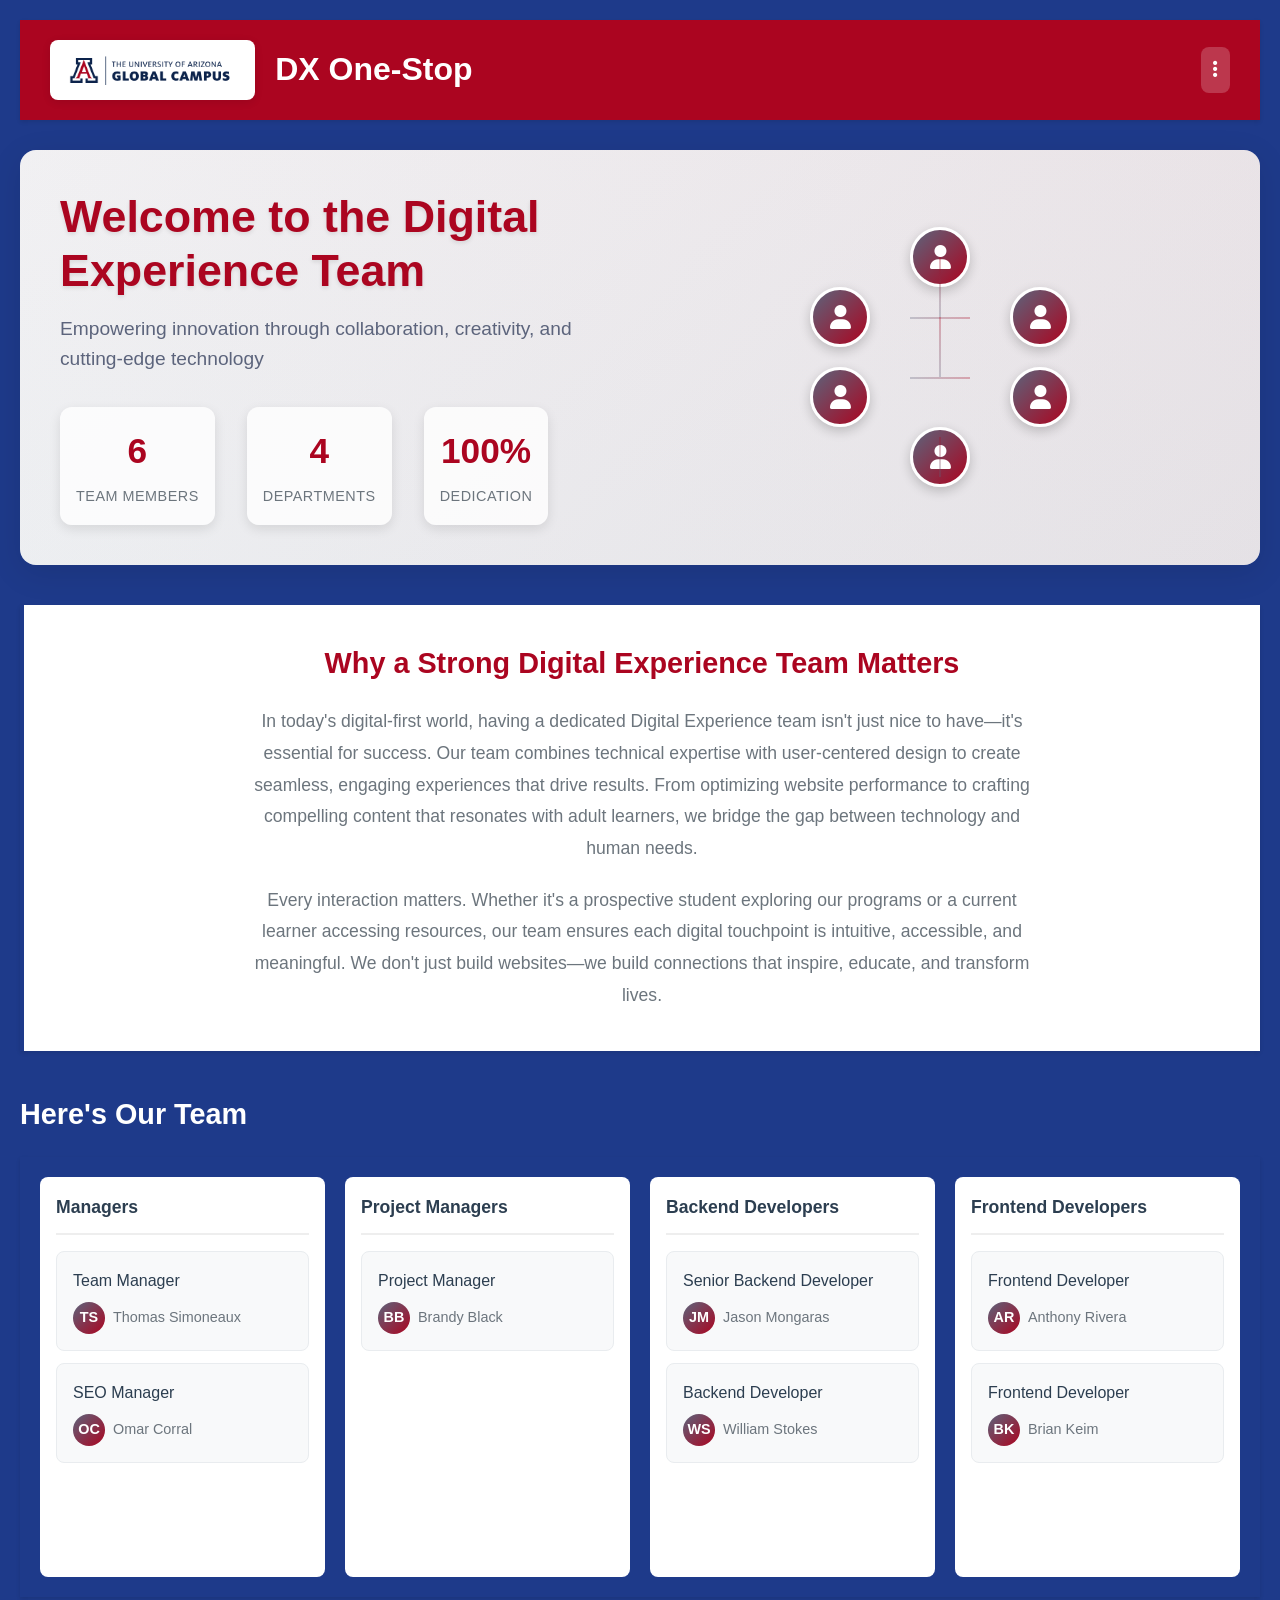
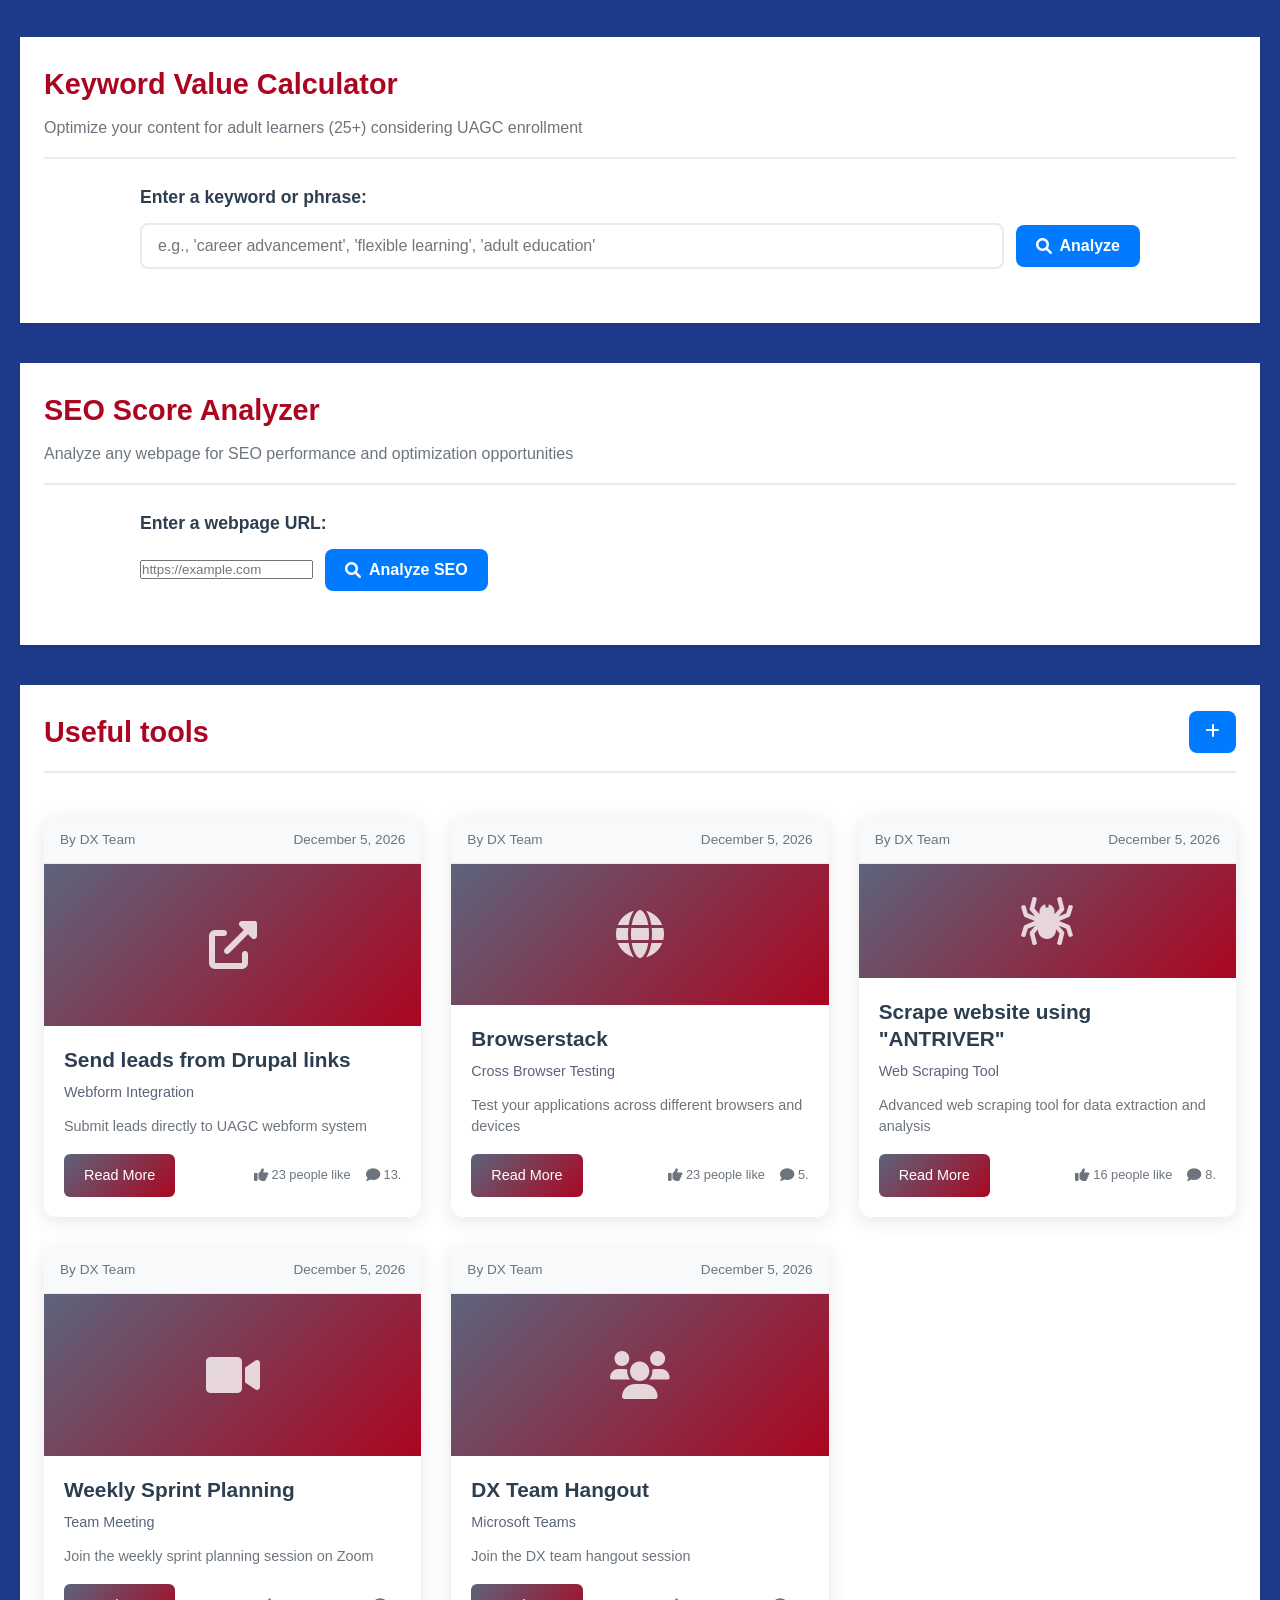
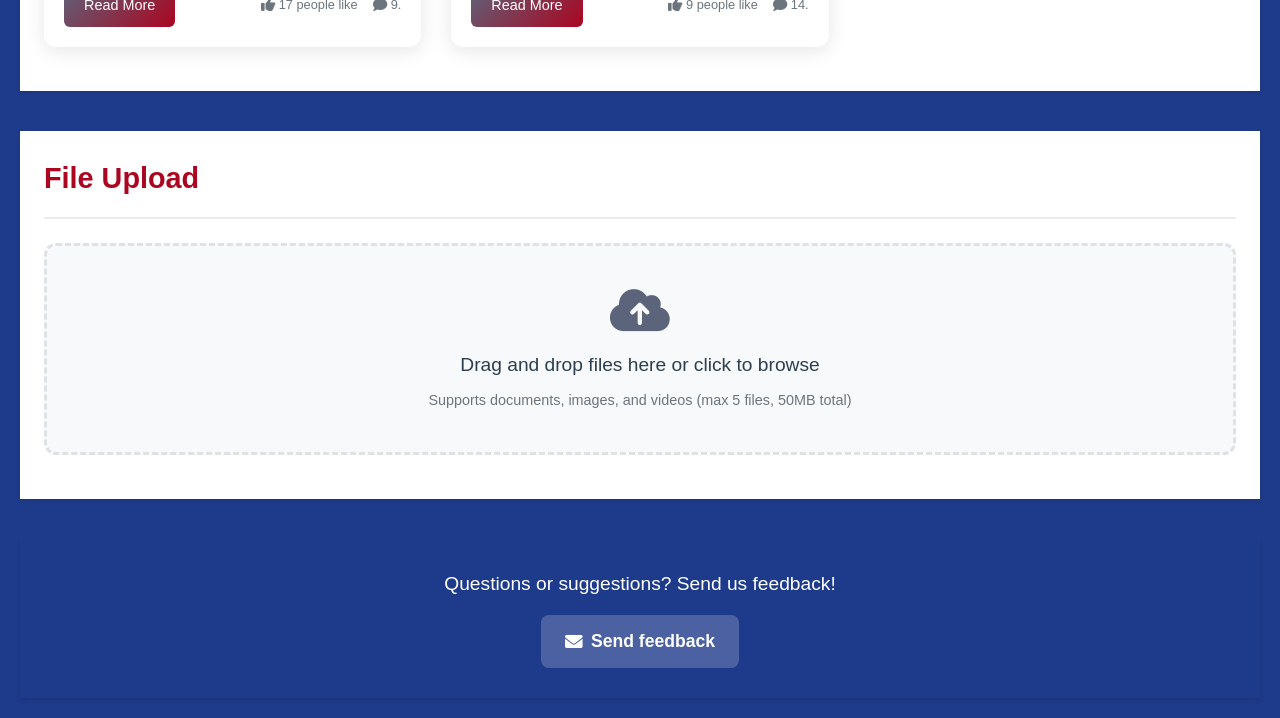
<file: Digital Experience/index.html>
<!DOCTYPE html>
<html lang="en">

<head>
    <meta charset="UTF-8">
    <meta name="viewport" content="width=device-width, initial-scale=1.0">
    <title>DX One-Stop - UAGC Digital Experience Team</title>
    <link rel="stylesheet" href="styles.css">
    <link href="https://cdnjs.cloudflare.com/ajax/libs/font-awesome/6.0.0/css/all.min.css" rel="stylesheet">
</head>

<body>
    <div class="container">
        <!-- Header -->
        <header class="header">
            <div class="header-content">
                <div class="header-left">
                    <div class="logo-container">
                        <div class="uagc-logo">
                            <img src="uagc-logo.png" alt="University of Arizona Global Campus" class="logo-image">
                        </div>
                    </div>
                    <h1 class="dashboard-title">DX One-Stop</h1>
                </div>
                <div class="header-actions">
                    <button class="menu-btn" id="menuBtn">
                        <i class="fas fa-ellipsis-v"></i>
                    </button>
                </div>
            </div>
        </header>

        <!-- Hero Section -->
        <section class="hero-section">
            <div class="hero-content">
                <div class="hero-text">
                    <h2 class="hero-title">Welcome to the Digital Experience Team</h2>
                    <p class="hero-subtitle">Empowering innovation through collaboration, creativity, and cutting-edge
                        technology</p>
                    <div class="hero-stats">
                        <div class="stat-item">
                            <span class="stat-number">6</span>
                            <span class="stat-label">Team Members</span>
                        </div>
                        <div class="stat-item">
                            <span class="stat-number">4</span>
                            <span class="stat-label">Departments</span>
                        </div>
                        <div class="stat-item">
                            <span class="stat-number">100%</span>
                            <span class="stat-label">Dedication</span>
                        </div>
                    </div>
                </div>
                <div class="hero-visual">
                    <div class="hero-image-container">
                        <div class="team-avatars">
                            <div class="avatar-circle avatar-1">
                                <i class="fas fa-user"></i>
                            </div>
                            <div class="avatar-circle avatar-2">
                                <i class="fas fa-user"></i>
                            </div>
                            <div class="avatar-circle avatar-3">
                                <i class="fas fa-user"></i>
                            </div>
                            <div class="avatar-circle avatar-4">
                                <i class="fas fa-user"></i>
                            </div>
                            <div class="avatar-circle avatar-5">
                                <i class="fas fa-user"></i>
                            </div>
                            <div class="avatar-circle avatar-6">
                                <i class="fas fa-user"></i>
                            </div>
                        </div>
                        <div class="connection-lines">
                            <div class="line line-1"></div>
                            <div class="line line-2"></div>
                            <div class="line line-3"></div>
                            <div class="line line-4"></div>
                            <div class="line line-5"></div>
                        </div>
                    </div>
                </div>
            </div>
        </section>

        <!-- Digital Experience Blog Section -->
        <section class="blog-section">
            <div class="blog-content">
                <h2 class="blog-title">Why a Strong Digital Experience Team Matters</h2>
                <div class="blog-text">
                    <p>In today's digital-first world, having a dedicated Digital Experience team isn't just nice to
                        have—it's essential for success. Our team combines technical expertise with user-centered design
                        to create seamless, engaging experiences that drive results. From optimizing website performance
                        to crafting compelling content that resonates with adult learners, we bridge the gap between
                        technology and human needs.</p>

                    <p>Every interaction matters. Whether it's a prospective student exploring our programs or a current
                        learner accessing resources, our team ensures each digital touchpoint is intuitive, accessible,
                        and meaningful. We don't just build websites—we build connections that inspire, educate, and
                        transform lives.</p>
                </div>
            </div>
        </section>

        <!-- Kanban Board Section -->
        <section class="kanban-section">
            <div class="kanban-header">
                <h2 class="kanban-title">Here's Our Team</h2>
            </div>
            <div class="kanban-board" id="kanbanBoard">
                <!-- Columns will be populated by JavaScript -->
            </div>
        </section>

        <!-- Keyword Value Calculator Section -->
        <section class="keyword-calculator-section">
            <div class="keyword-header">
                <div class="keyword-title-section">
                    <h2 class="keyword-title">Keyword Value Calculator</h2>
                    <p class="keyword-subtitle">Optimize your content for adult learners (25+) considering UAGC
                        enrollment</p>
                </div>
            </div>
            <div class="keyword-calculator-container">
                <div class="calculator-input">
                    <div class="input-group">
                        <label for="keywordInput" class="input-label">Enter a keyword or phrase:</label>
                        <div class="input-wrapper">
                            <input type="text" id="keywordInput"
                                placeholder="e.g., 'career advancement', 'flexible learning', 'adult education'">
                            <button class="analyze-btn" id="analyzeBtn">
                                <i class="fas fa-search"></i>
                                Analyze
                            </button>
                        </div>
                    </div>
                </div>

                <div class="calculator-results" id="calculatorResults" style="display: none;">
                    <div class="results-header">
                        <h3 class="results-title">Keyword Analysis Results</h3>
                        <div class="keyword-display" id="keywordDisplay"></div>
                    </div>

                    <div class="score-grid">
                        <div class="score-card adult-appeal">
                            <div class="score-icon">
                                <i class="fas fa-users"></i>
                            </div>
                            <div class="score-content">
                                <h4 class="score-title">Adult Appeal</h4>
                                <div class="score-value" id="adultAppealScore">0</div>
                                <div class="score-description" id="adultAppealDesc">How well this resonates with adults
                                    25+</div>
                            </div>
                        </div>

                        <div class="score-card enrollment-potential">
                            <div class="score-icon">
                                <i class="fas fa-graduation-cap"></i>
                            </div>
                            <div class="score-content">
                                <h4 class="score-title">Enrollment Potential</h4>
                                <div class="score-value" id="enrollmentScore">0</div>
                                <div class="score-description" id="enrollmentDesc">Likelihood to drive enrollment
                                    interest</div>
                            </div>
                        </div>

                        <div class="score-card uagc-alignment">
                            <div class="score-icon">
                                <i class="fas fa-university"></i>
                            </div>
                            <div class="score-content">
                                <h4 class="score-title">UAGC Alignment</h4>
                                <div class="score-value" id="uagcScore">0</div>
                                <div class="score-description" id="uagcDesc">How well it fits UAGC's value proposition
                                </div>
                            </div>
                        </div>

                        <div class="score-card overall-score">
                            <div class="score-icon">
                                <i class="fas fa-star"></i>
                            </div>
                            <div class="score-content">
                                <h4 class="score-title">Overall Score</h4>
                                <div class="score-value" id="overallScore">0</div>
                                <div class="score-description" id="overallDesc">Combined effectiveness rating</div>
                            </div>
                        </div>
                    </div>

                    <div class="recommendations">
                        <h4 class="recommendations-title">Recommendations</h4>
                        <div class="recommendations-content" id="recommendationsContent"></div>
                    </div>

                    <div class="alternative-keywords">
                        <h4 class="alternatives-title">Alternative Keywords</h4>
                        <div class="alternatives-content" id="alternativesContent"></div>
                    </div>
                </div>
            </div>
        </section>

        <!-- SEO Score Tool Section -->
        <section class="seo-tool-section">
            <div class="seo-header">
                <div class="seo-title-section">
                    <h2 class="seo-title">SEO Score Analyzer</h2>
                    <p class="seo-subtitle">Analyze any webpage for SEO performance and optimization opportunities</p>
                </div>
            </div>
            <div class="seo-tool-container">
                <div class="seo-input">
                    <div class="input-group">
                        <label for="urlInput" class="input-label">Enter a webpage URL:</label>
                        <div class="input-wrapper">
                            <input type="url" id="urlInput" placeholder="https://example.com" required>
                            <button class="analyze-seo-btn" id="analyzeSeoBtn">
                                <i class="fas fa-search"></i>
                                Analyze SEO
                            </button>
                        </div>
                    </div>
                </div>

                <div class="seo-results" id="seoResults" style="display: none;">
                    <div class="seo-results-header">
                        <h3 class="seo-results-title">SEO Analysis Results</h3>
                        <div class="url-display" id="urlDisplay"></div>
                    </div>

                    <div class="seo-score-overview">
                        <div class="overall-seo-score">
                            <div class="score-circle">
                                <div class="score-number" id="overallSeoScore">0</div>
                                <div class="score-label">Overall SEO Score</div>
                            </div>
                        </div>
                        <div class="score-breakdown">
                            <div class="breakdown-item">
                                <span class="breakdown-label">Technical SEO</span>
                                <div class="breakdown-bar">
                                    <div class="breakdown-fill" id="technicalScore" style="width: 0%"></div>
                                </div>
                                <span class="breakdown-value" id="technicalValue">0/100</span>
                            </div>
                            <div class="breakdown-item">
                                <span class="breakdown-label">Content Quality</span>
                                <div class="breakdown-bar">
                                    <div class="breakdown-fill" id="contentScore" style="width: 0%"></div>
                                </div>
                                <span class="breakdown-value" id="contentValue">0/100</span>
                            </div>
                            <div class="breakdown-item">
                                <span class="breakdown-label">Performance</span>
                                <div class="breakdown-bar">
                                    <div class="breakdown-fill" id="performanceScore" style="width: 0%"></div>
                                </div>
                                <span class="breakdown-value" id="performanceValue">0/100</span>
                            </div>
                            <div class="breakdown-item">
                                <span class="breakdown-label">Mobile Friendly</span>
                                <div class="breakdown-bar">
                                    <div class="breakdown-fill" id="mobileScore" style="width: 0%"></div>
                                </div>
                                <span class="breakdown-value" id="mobileValue">0/100</span>
                            </div>
                        </div>
                    </div>

                    <div class="seo-details">
                        <div class="detail-section">
                            <h4 class="detail-title">🔍 Technical SEO Issues</h4>
                            <div class="detail-content" id="technicalIssues"></div>
                        </div>

                        <div class="detail-section">
                            <h4 class="detail-title">📝 Content Analysis</h4>
                            <div class="detail-content" id="contentAnalysis"></div>
                        </div>

                        <div class="detail-section">
                            <h4 class="detail-title">⚡ Performance Metrics</h4>
                            <div class="detail-content" id="performanceMetrics"></div>
                        </div>

                        <div class="detail-section">
                            <h4 class="detail-title">📱 Mobile Optimization</h4>
                            <div class="detail-content" id="mobileOptimization"></div>
                        </div>
                    </div>

                    <div class="seo-recommendations">
                        <h4 class="recommendations-title">💡 SEO Recommendations</h4>
                        <div class="recommendations-content" id="seoRecommendations"></div>
                    </div>
                </div>
            </div>
        </section>

        <!-- Useful Tools Section -->
        <section class="tools-section">
            <div class="tools-header">
                <h2 class="tools-title">Useful tools</h2>
                <button class="add-btn" id="addToolBtn">
                    <i class="fas fa-plus"></i>
                </button>
            </div>
            <div class="tools-grid" id="toolsGrid">
                <!-- Tools will be populated by JavaScript -->
            </div>
        </section>

        <!-- File Upload Section -->
        <section class="upload-section">
            <div class="upload-header">
                <h2 class="upload-title">File Upload</h2>
            </div>
            <div class="upload-container">
                <div class="upload-area" id="uploadArea">
                    <div class="upload-content">
                        <i class="fas fa-cloud-upload-alt upload-icon"></i>
                        <p class="upload-text">Drag and drop files here or click to browse</p>
                        <p class="upload-subtext">Supports documents, images, and videos (max 5 files, 50MB total)</p>
                        <input type="file" id="fileInput" multiple
                            accept=".pdf,.doc,.docx,.jpg,.jpeg,.png,.gif,.mp4,.mov,.avi" style="display: none;">
                    </div>
                </div>
                <div class="file-list" id="fileList">
                    <!-- Uploaded files will be displayed here -->
                </div>
                <div class="upload-progress" id="uploadProgress" style="display: none;">
                    <div class="progress-bar">
                        <div class="progress-fill" id="progressFill"></div>
                    </div>
                    <span class="progress-text" id="progressText">0%</span>
                </div>
            </div>
        </section>

        <!-- Feedback Section -->
        <footer class="feedback-section">
            <div class="feedback-content">
                <p class="feedback-text">Questions or suggestions? Send us feedback!</p>
                <a href="mailto:william.stokes@uagc.edu" class="feedback-link">
                    <i class="fas fa-envelope"></i>
                    Send feedback
                </a>
            </div>
        </footer>
    </div>

    <!-- Modal for Tool Details -->
    <div class="modal" id="toolModal">
        <div class="modal-content">
            <span class="close" id="closeModal">&times;</span>
            <h3 id="modalTitle"></h3>
            <div id="modalBody"></div>
        </div>
    </div>

    <script src="script.js"></script>
</body>

</html>
</file>
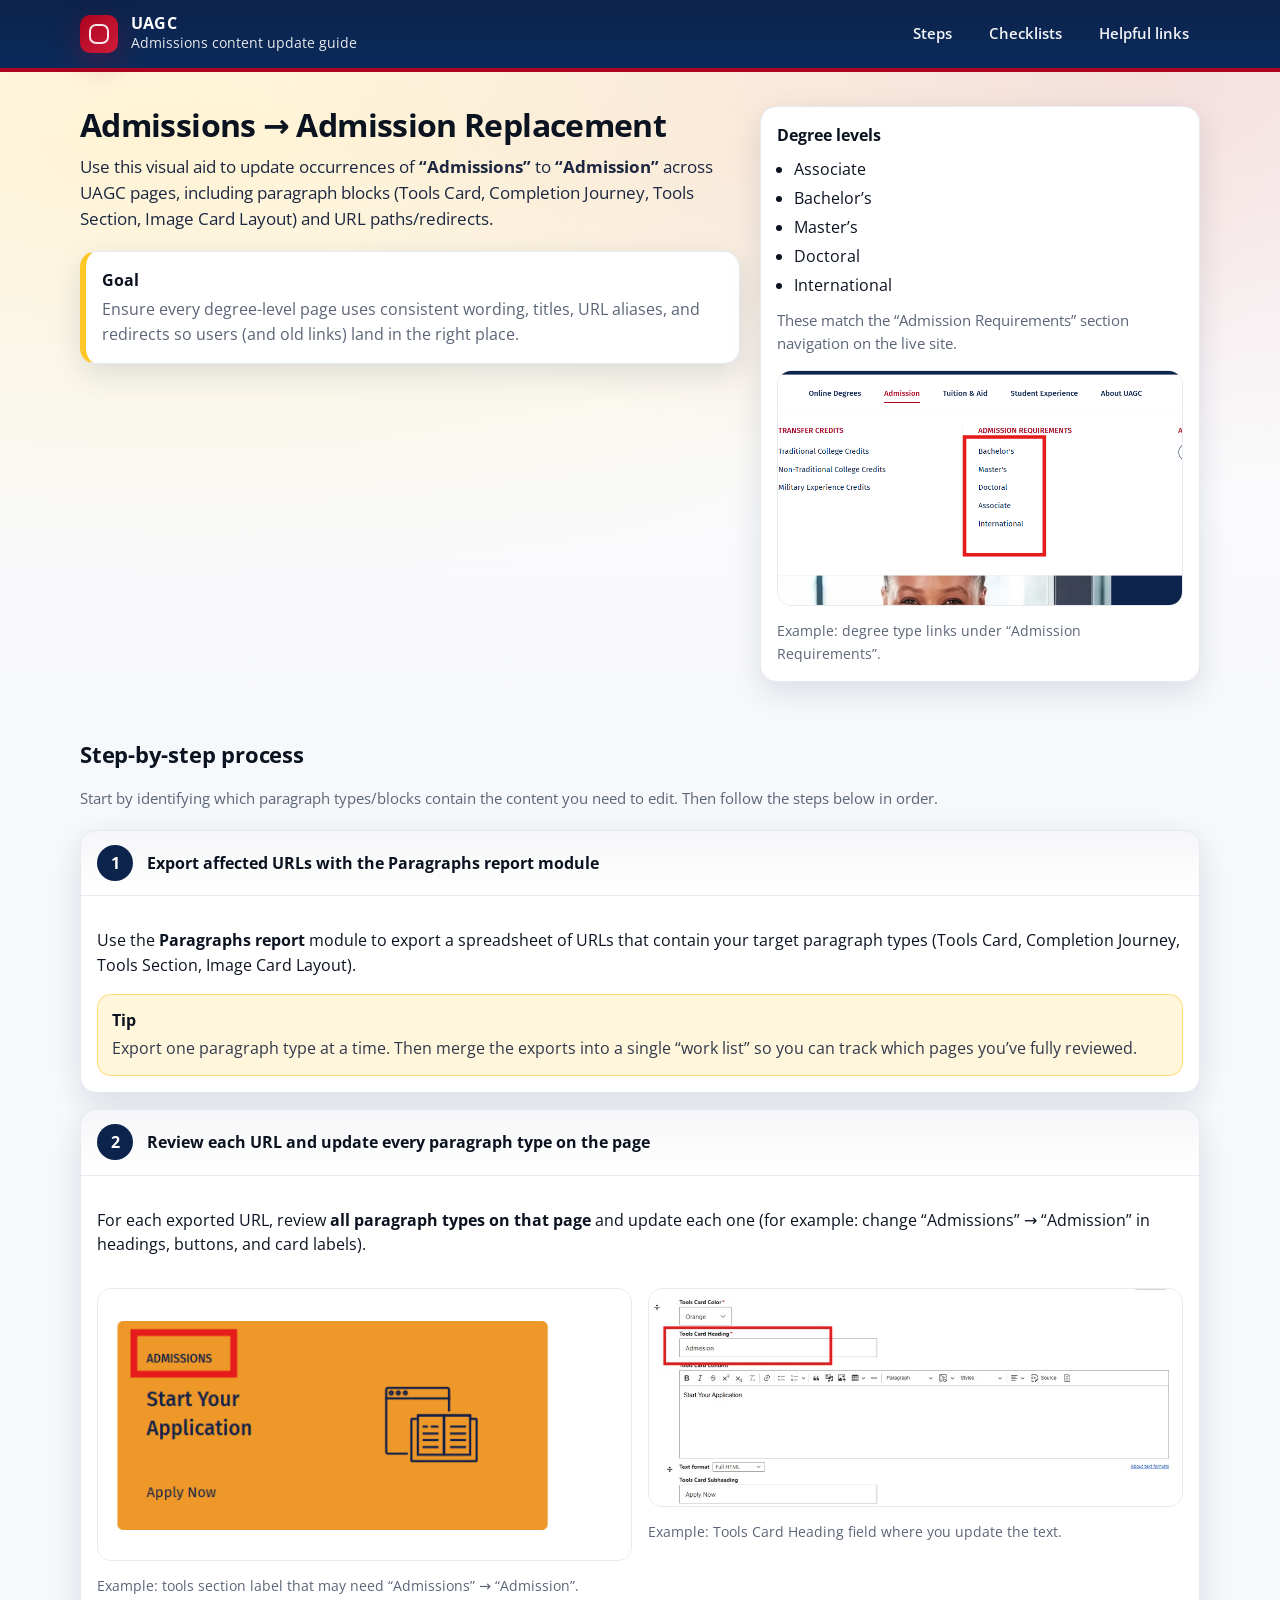
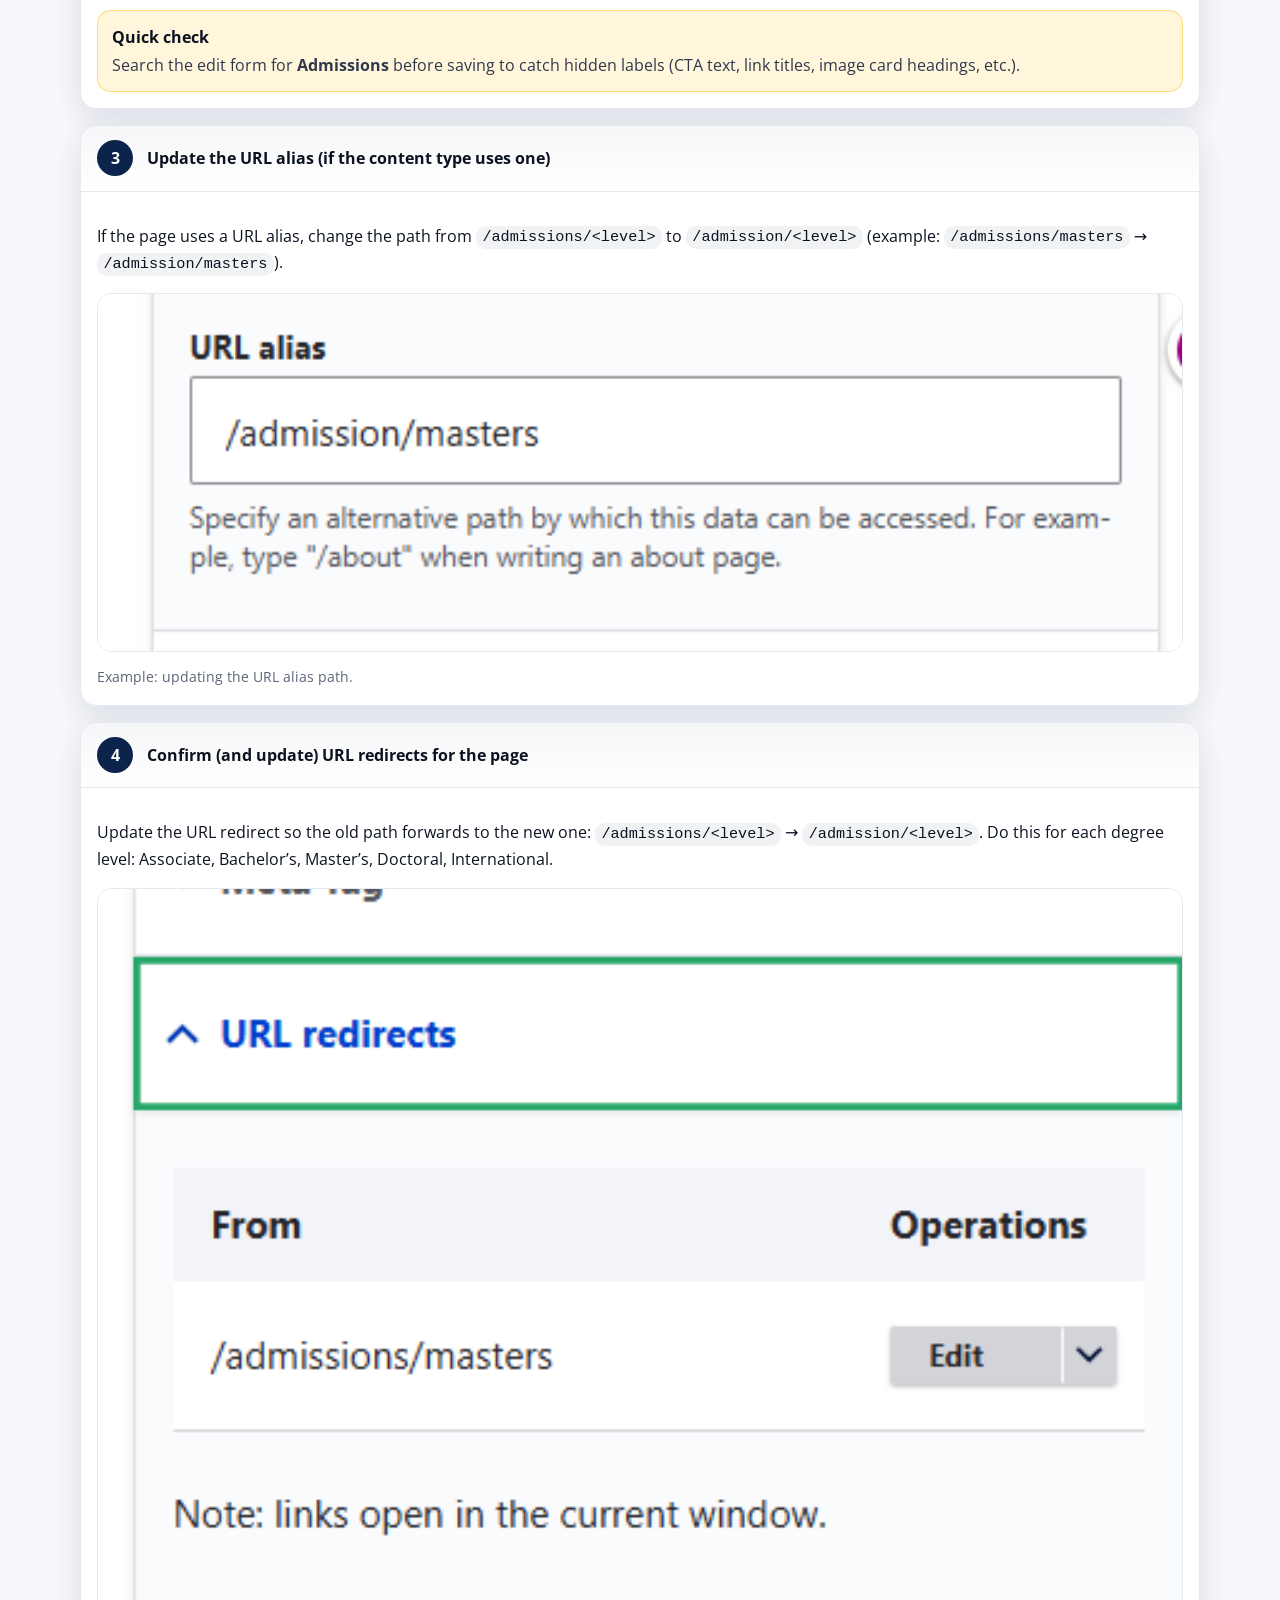
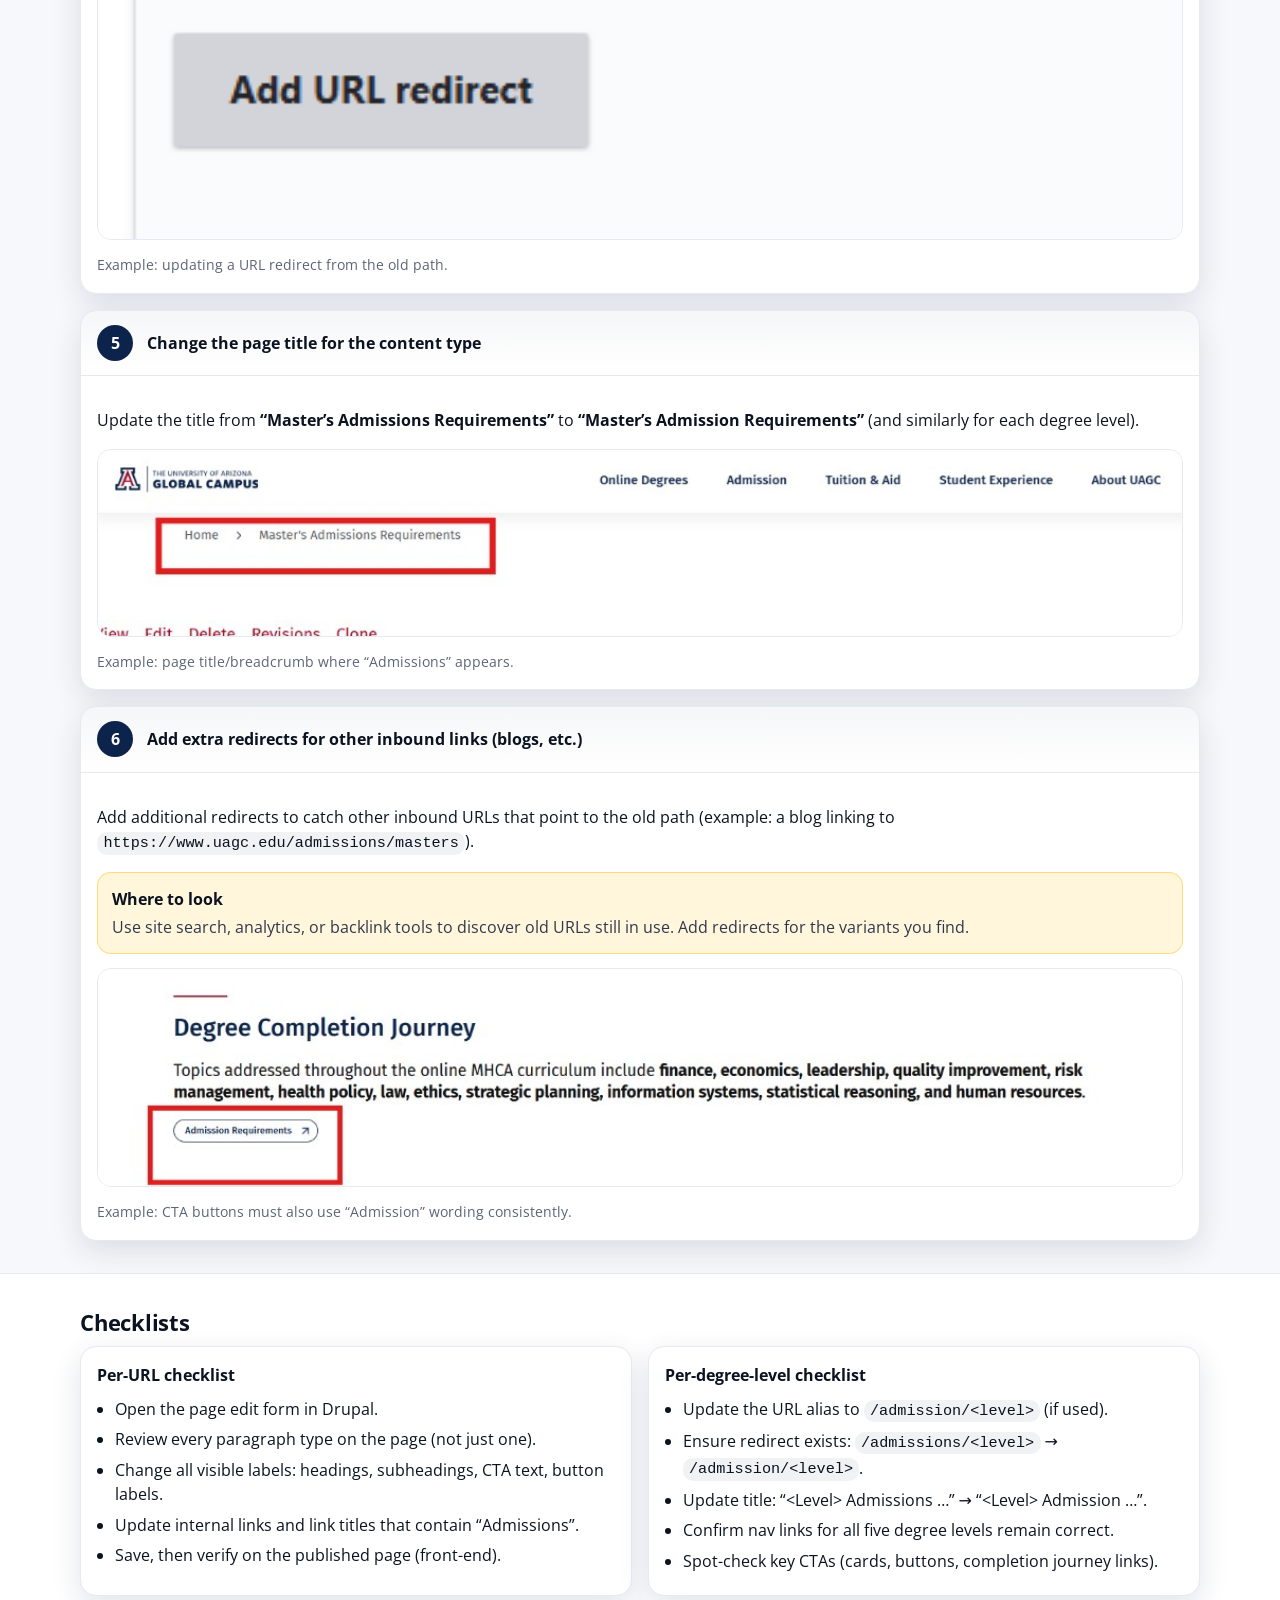
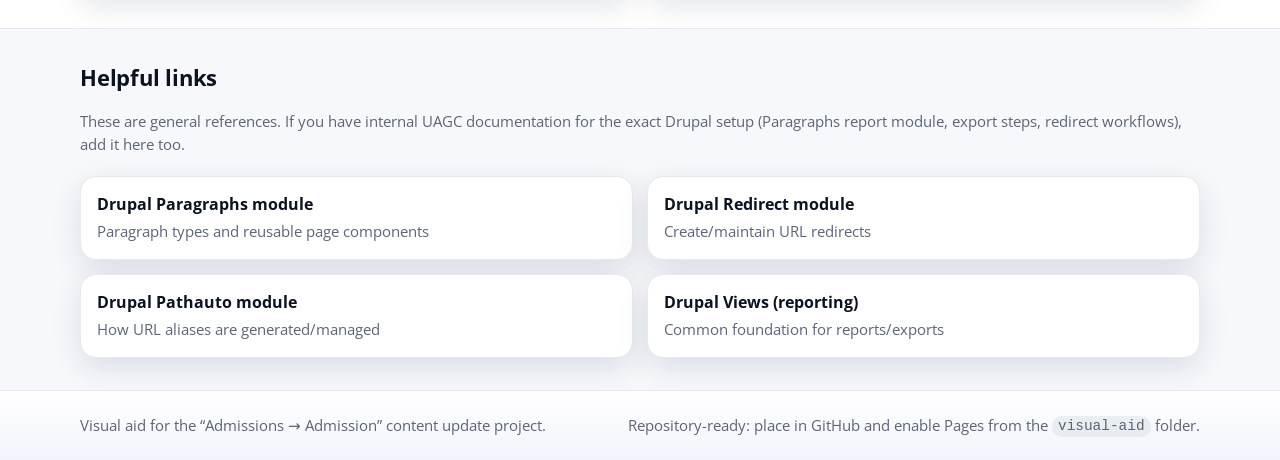
<file: Admission Replacement/visual-aid/index.html>
<!doctype html>
<html lang="en">
  <head>
    <meta charset="utf-8" />
    <meta name="viewport" content="width=device-width, initial-scale=1" />
    <title>Admissions → Admission Replacement (UAGC)</title>
    <meta
      name="description"
      content="Visual aid for updating UAGC website content from Admissions to Admission."
    />

    <!-- Match UAGC style closely using common UA/UAGC typography. -->
    <link rel="preconnect" href="https://fonts.googleapis.com" />
    <link rel="preconnect" href="https://fonts.gstatic.com" crossorigin />
    <link
      href="https://fonts.googleapis.com/css2?family=Open+Sans:wght@400;600;700&display=swap"
      rel="stylesheet"
    />

    <link rel="stylesheet" href="./src/styles.css" />
  </head>
  <body>
    <a class="skip-link" href="#content">Skip to content</a>

    <header class="site-header">
      <div class="container header-inner">
        <div class="brand">
          <div class="brand-mark" aria-hidden="true"></div>
          <div class="brand-text">
            <div class="brand-title">UAGC</div>
            <div class="brand-subtitle">Admissions content update guide</div>
          </div>
        </div>
        <nav class="header-nav" aria-label="Guide navigation">
          <a href="#steps">Steps</a>
          <a href="#checklists">Checklists</a>
          <a href="#links">Helpful links</a>
        </nav>
      </div>
    </header>

    <main id="content">
      <section class="hero">
        <div class="container hero-inner">
          <div class="hero-copy">
            <h1>Admissions → Admission Replacement</h1>
            <p class="lede">
              Use this visual aid to update occurrences of <strong>“Admissions”</strong> to
              <strong>“Admission”</strong> across UAGC pages, including paragraph blocks
              (Tools Card, Completion Journey, Tools Section, Image Card Layout) and URL
              paths/redirects.
            </p>

            <div class="callout">
              <div class="callout-title">Goal</div>
              <div class="callout-body">
                Ensure every degree-level page uses consistent wording, titles, URL aliases, and
                redirects so users (and old links) land in the right place.
              </div>
            </div>
          </div>

          <aside class="hero-aside" aria-label="Degree levels in scope">
            <div class="card">
              <div class="card-title">Degree levels</div>
              <ul class="card-list">
                <li>Associate</li>
                <li>Bachelor’s</li>
                <li>Master’s</li>
                <li>Doctoral</li>
                <li>International</li>
              </ul>
              <div class="muted">
                These match the “Admission Requirements” section navigation on the live site.
              </div>
              <figure class="figure">
                <img
                  src="./assets/07-degree-types.png"
                  alt="Site navigation showing Admission Requirements degree types"
                  loading="lazy"
                />
                <figcaption>Example: degree type links under “Admission Requirements”.</figcaption>
              </figure>
            </div>
          </aside>
        </div>
      </section>

      <section id="steps" class="section">
        <div class="container">
          <h2>Step-by-step process</h2>
          <p class="muted">
            Start by identifying which paragraph types/blocks contain the content you need to edit.
            Then follow the steps below in order.
          </p>

          <ol class="steps">
            <li class="step">
              <div class="step-head">
                <div class="step-number">1</div>
                <div class="step-title">
                  Export affected URLs with the Paragraphs report module
                </div>
              </div>
              <div class="step-body">
                <p>
                  Use the <strong>Paragraphs report</strong> module to export a spreadsheet of
                  URLs that contain your target paragraph types (Tools Card, Completion Journey,
                  Tools Section, Image Card Layout).
                </p>
                <div class="tip">
                  <div class="tip-title">Tip</div>
                  <div class="tip-body">
                    Export one paragraph type at a time. Then merge the exports into a single “work
                    list” so you can track which pages you’ve fully reviewed.
                  </div>
                </div>
              </div>
            </li>

            <li class="step">
              <div class="step-head">
                <div class="step-number">2</div>
                <div class="step-title">
                  Review each URL and update every paragraph type on the page
                </div>
              </div>
              <div class="step-body">
                <p>
                  For each exported URL, review <strong>all paragraph types on that page</strong>
                  and update each one (for example: change “Admissions” → “Admission” in headings,
                  buttons, and card labels).
                </p>

                <div class="grid two">
                  <figure class="figure">
                    <img
                      src="./assets/05-tools-section.png"
                      alt="Tools section card example showing label ADMISSIONS"
                      loading="lazy"
                    />
                    <figcaption>
                      Example: tools section label that may need “Admissions” → “Admission”.
                    </figcaption>
                  </figure>

                  <figure class="figure">
                    <img
                      src="./assets/06-tools-card-edit.png"
                      alt="Drupal edit screen showing Tools Card Heading set to Admission"
                      loading="lazy"
                    />
                    <figcaption>
                      Example: Tools Card Heading field where you update the text.
                    </figcaption>
                  </figure>
                </div>

                <div class="tip">
                  <div class="tip-title">Quick check</div>
                  <div class="tip-body">
                    Search the edit form for <strong>Admissions</strong> before saving to catch
                    hidden labels (CTA text, link titles, image card headings, etc.).
                  </div>
                </div>
              </div>
            </li>

            <li class="step">
              <div class="step-head">
                <div class="step-number">3</div>
                <div class="step-title">
                  Update the URL alias (if the content type uses one)
                </div>
              </div>
              <div class="step-body">
                <p>
                  If the page uses a URL alias, change the path from
                  <code>/admissions/&lt;level&gt;</code> to <code>/admission/&lt;level&gt;</code>
                  (example: <code>/admissions/masters</code> → <code>/admission/masters</code>).
                </p>

                <figure class="figure">
                  <img
                    src="./assets/02-url-alias.png"
                    alt="Drupal URL alias field example showing /admission/masters"
                    loading="lazy"
                  />
                  <figcaption>Example: updating the URL alias path.</figcaption>
                </figure>
              </div>
            </li>

            <li class="step">
              <div class="step-head">
                <div class="step-number">4</div>
                <div class="step-title">Confirm (and update) URL redirects for the page</div>
              </div>
              <div class="step-body">
                <p>
                  Update the URL redirect so the old path forwards to the new one:
                  <code>/admissions/&lt;level&gt;</code> → <code>/admission/&lt;level&gt;</code>.
                  Do this for each degree level: Associate, Bachelor’s, Master’s, Doctoral,
                  International.
                </p>

                <figure class="figure">
                  <img
                    src="./assets/01-url-redirect.png"
                    alt="Drupal URL redirects section showing from /admissions/masters"
                    loading="lazy"
                  />
                  <figcaption>Example: updating a URL redirect from the old path.</figcaption>
                </figure>
              </div>
            </li>

            <li class="step">
              <div class="step-head">
                <div class="step-number">5</div>
                <div class="step-title">Change the page title for the content type</div>
              </div>
              <div class="step-body">
                <p>
                  Update the title from <strong>“Master’s Admissions Requirements”</strong> to
                  <strong>“Master’s Admission Requirements”</strong> (and similarly for each
                  degree level).
                </p>

                <figure class="figure">
                  <img
                    src="./assets/04-title.png"
                    alt="Page breadcrumb/title area showing Master's Admissions Requirements"
                    loading="lazy"
                  />
                  <figcaption>
                    Example: page title/breadcrumb where “Admissions” appears.
                  </figcaption>
                </figure>
              </div>
            </li>

            <li class="step">
              <div class="step-head">
                <div class="step-number">6</div>
                <div class="step-title">Add extra redirects for other inbound links (blogs, etc.)</div>
              </div>
              <div class="step-body">
                <p>
                  Add additional redirects to catch other inbound URLs that point to the old path
                  (example: a blog linking to <code>https://www.uagc.edu/admissions/masters</code>).
                </p>
                <div class="tip">
                  <div class="tip-title">Where to look</div>
                  <div class="tip-body">
                    Use site search, analytics, or backlink tools to discover old URLs still in use.
                    Add redirects for the variants you find.
                  </div>
                </div>

                <figure class="figure">
                  <img
                    src="./assets/03-completion-journey.png"
                    alt="Completion journey section showing button labeled Admission Requirements"
                    loading="lazy"
                  />
                  <figcaption>
                    Example: CTA buttons must also use “Admission” wording consistently.
                  </figcaption>
                </figure>
              </div>
            </li>
          </ol>
        </div>
      </section>

      <section id="checklists" class="section section-alt">
        <div class="container">
          <h2>Checklists</h2>

          <div class="grid two">
            <div class="card">
              <div class="card-title">Per-URL checklist</div>
              <ul class="checklist">
                <li>Open the page edit form in Drupal.</li>
                <li>Review every paragraph type on the page (not just one).</li>
                <li>Change all visible labels: headings, subheadings, CTA text, button labels.</li>
                <li>Update internal links and link titles that contain “Admissions”.</li>
                <li>Save, then verify on the published page (front-end).</li>
              </ul>
            </div>

            <div class="card">
              <div class="card-title">Per-degree-level checklist</div>
              <ul class="checklist">
                <li>Update the URL alias to <code>/admission/&lt;level&gt;</code> (if used).</li>
                <li>
                  Ensure redirect exists: <code>/admissions/&lt;level&gt;</code> →
                  <code>/admission/&lt;level&gt;</code>.
                </li>
                <li>Update title: “&lt;Level&gt; Admissions …” → “&lt;Level&gt; Admission …”.</li>
                <li>Confirm nav links for all five degree levels remain correct.</li>
                <li>Spot-check key CTAs (cards, buttons, completion journey links).</li>
              </ul>
            </div>
          </div>
        </div>
      </section>

      <section id="links" class="section">
        <div class="container">
          <h2>Helpful links</h2>
          <p class="muted">
            These are general references. If you have internal UAGC documentation for the exact
            Drupal setup (Paragraphs report module, export steps, redirect workflows), add it here
            too.
          </p>

          <div class="links">
            <a class="link-card" href="https://www.drupal.org/project/paragraphs" target="_blank" rel="noreferrer">
              <div class="link-title">Drupal Paragraphs module</div>
              <div class="link-subtitle">Paragraph types and reusable page components</div>
            </a>
            <a class="link-card" href="https://www.drupal.org/project/redirect" target="_blank" rel="noreferrer">
              <div class="link-title">Drupal Redirect module</div>
              <div class="link-subtitle">Create/maintain URL redirects</div>
            </a>
            <a class="link-card" href="https://www.drupal.org/project/pathauto" target="_blank" rel="noreferrer">
              <div class="link-title">Drupal Pathauto module</div>
              <div class="link-subtitle">How URL aliases are generated/managed</div>
            </a>
            <a class="link-card" href="https://www.drupal.org/docs/core-modules-and-themes/core-modules/views-module" target="_blank" rel="noreferrer">
              <div class="link-title">Drupal Views (reporting)</div>
              <div class="link-subtitle">Common foundation for reports/exports</div>
            </a>
          </div>
        </div>
      </section>

      <footer class="site-footer">
        <div class="container footer-inner">
          <div class="muted">
            Visual aid for the “Admissions → Admission” content update project.
          </div>
          <div class="muted">
            Repository-ready: place in GitHub and enable Pages from the <code>visual-aid</code>
            folder.
          </div>
        </div>
      </footer>
    </main>
  </body>
</html>
</file>
<file: Digital Experience/styles.css>
/* Reset and Base Styles */
* {
    margin: 0;
    padding: 0;
    box-sizing: border-box;
}

body {
    font-family: 'Arial', 'Helvetica', sans-serif;
    background-color: #1e3a8a;
    color: #333;
    line-height: 1.6;
}

.container {
    max-width: 1400px;
    margin: 0 auto;
    padding: 20px;
}

/* Header Styles */
.header {
    background: #ab0520;
    color: white;
    padding: 20px 0;
    margin-bottom: 30px;
    border-radius: 0;
    box-shadow: 0 2px 4px rgba(0, 0, 0, 0.1);
}

.header-content {
    display: flex;
    justify-content: space-between;
    align-items: center;
    padding: 0 30px;
}

.header-left {
    display: flex;
    align-items: center;
    gap: 20px;
}

.logo-container {
    display: flex;
    align-items: center;
}

.uagc-logo {
    background: white;
    border-radius: 8px;
    padding: 8px 12px;
    box-shadow: 0 2px 8px rgba(0, 0, 0, 0.1);
    border: 2px solid rgba(255, 255, 255, 0.3);
    transition: all 0.3s ease;
    display: flex;
    align-items: center;
    justify-content: center;
}

.uagc-logo:hover {
    transform: translateY(-1px);
    box-shadow: 0 4px 12px rgba(0, 0, 0, 0.15);
}

.logo-image {
    height: 40px;
    width: auto;
    max-width: 200px;
    object-fit: contain;
}

.dashboard-title {
    font-size: 2rem;
    font-weight: 600;
    text-shadow: none;
    color: white;
}

.menu-btn {
    background: rgba(255, 255, 255, 0.2);
    border: none;
    color: white;
    padding: 12px;
    border-radius: 8px;
    cursor: pointer;
    font-size: 1.2rem;
    transition: background-color 0.3s ease;
}

.menu-btn:hover {
    background: rgba(255, 255, 255, 0.3);
}

/* Hero Section Styles */
.hero-section {
    background: linear-gradient(135deg, #f8f9fa 0%, #e9ecef 100%);
    border-radius: 16px;
    padding: 40px;
    margin-bottom: 40px;
    box-shadow: 0 8px 32px rgba(0, 0, 0, 0.1);
    position: relative;
    overflow: hidden;
}

.hero-section::before {
    content: '';
    position: absolute;
    top: 0;
    left: 0;
    right: 0;
    bottom: 0;
    background: linear-gradient(45deg, rgba(92, 100, 124, 0.05) 0%, rgba(171, 5, 32, 0.05) 100%);
    pointer-events: none;
}

.hero-content {
    display: grid;
    grid-template-columns: 1fr 1fr;
    gap: 40px;
    align-items: center;
    position: relative;
    z-index: 1;
}

.hero-text {
    padding-right: 20px;
}

.hero-title {
    font-size: 2.8rem;
    font-weight: 700;
    color: #ab0520;
    margin-bottom: 16px;
    line-height: 1.2;
    text-shadow: 0 2px 4px rgba(0, 0, 0, 0.1);
}

.hero-subtitle {
    font-size: 1.2rem;
    color: #5c647c;
    margin-bottom: 32px;
    line-height: 1.6;
    font-weight: 400;
}

.hero-stats {
    display: flex;
    gap: 32px;
    flex-wrap: wrap;
}

.stat-item {
    text-align: center;
    padding: 16px;
    background: rgba(255, 255, 255, 0.8);
    border-radius: 12px;
    box-shadow: 0 4px 12px rgba(0, 0, 0, 0.1);
    transition: transform 0.3s ease;
    min-width: 100px;
}

.stat-item:hover {
    transform: translateY(-2px);
}

.stat-number {
    display: block;
    font-size: 2.2rem;
    font-weight: 700;
    color: #ab0520;
    margin-bottom: 4px;
}

.stat-label {
    font-size: 0.9rem;
    color: #6c757d;
    font-weight: 500;
    text-transform: uppercase;
    letter-spacing: 0.5px;
}

.hero-visual {
    display: flex;
    justify-content: center;
    align-items: center;
    position: relative;
}

.hero-image-container {
    position: relative;
    width: 300px;
    height: 300px;
    display: flex;
    justify-content: center;
    align-items: center;
}

.team-avatars {
    position: relative;
    width: 100%;
    height: 100%;
}

.avatar-circle {
    position: absolute;
    width: 60px;
    height: 60px;
    border-radius: 50%;
    background: linear-gradient(135deg, #5c647c, #ab0520);
    display: flex;
    align-items: center;
    justify-content: center;
    color: white;
    font-size: 1.5rem;
    box-shadow: 0 4px 12px rgba(0, 0, 0, 0.2);
    animation: float 3s ease-in-out infinite;
    border: 3px solid white;
}

.avatar-circle:nth-child(1) {
    top: 20px;
    left: 50%;
    transform: translateX(-50%);
    animation-delay: 0s;
}

.avatar-circle:nth-child(2) {
    top: 80px;
    left: 20px;
    animation-delay: 0.5s;
}

.avatar-circle:nth-child(3) {
    top: 80px;
    right: 20px;
    animation-delay: 1s;
}

.avatar-circle:nth-child(4) {
    bottom: 80px;
    left: 20px;
    animation-delay: 1.5s;
}

.avatar-circle:nth-child(5) {
    bottom: 80px;
    right: 20px;
    animation-delay: 2s;
}

.avatar-circle:nth-child(6) {
    bottom: 20px;
    left: 50%;
    transform: translateX(-50%);
    animation-delay: 2.5s;
}

.connection-lines {
    position: absolute;
    top: 0;
    left: 0;
    width: 100%;
    height: 100%;
    pointer-events: none;
}

.line {
    position: absolute;
    background: linear-gradient(45deg, #5c647c, #ab0520);
    opacity: 0.3;
    animation: pulse 2s ease-in-out infinite;
}

.line-1 {
    top: 50px;
    left: 50%;
    width: 2px;
    height: 60px;
    transform: translateX(-50%);
    animation-delay: 0s;
}

.line-2 {
    top: 110px;
    left: 50%;
    width: 60px;
    height: 2px;
    transform: translateX(-50%);
    animation-delay: 0.3s;
}

.line-3 {
    top: 110px;
    left: 50%;
    width: 2px;
    height: 60px;
    transform: translateX(-50%);
    animation-delay: 0.6s;
}

.line-4 {
    top: 170px;
    left: 50%;
    width: 60px;
    height: 2px;
    transform: translateX(-50%);
    animation-delay: 0.9s;
}

.line-5 {
    top: 230px;
    left: 50%;
    width: 2px;
    height: 40px;
    transform: translateX(-50%);
    animation-delay: 1.2s;
}

@keyframes float {

    0%,
    100% {
        transform: translateY(0px) translateX(-50%);
    }

    50% {
        transform: translateY(-10px) translateX(-50%);
    }
}

@keyframes pulse {

    0%,
    100% {
        opacity: 0.3;
    }

    50% {
        opacity: 0.6;
    }
}

/* Blog Section Styles */
.blog-section {
    background: white;
    border-radius: 0;
    padding: 40px;
    margin-bottom: 40px;
    box-shadow: 0 2px 4px rgba(0, 0, 0, 0.1);
    border-left: 4px solid #1e3a8a;
}

.blog-content {
    max-width: 800px;
    margin: 0 auto;
    text-align: center;
}

.blog-title {
    font-size: 1.8rem;
    color: #ab0520;
    font-weight: 600;
    margin-bottom: 24px;
    line-height: 1.3;
}

.blog-text {
    color: #6c757d;
    line-height: 1.8;
    font-size: 1.1rem;
}

.blog-text p {
    margin-bottom: 20px;
}

.blog-text p:last-child {
    margin-bottom: 0;
}

/* Kanban Board Styles */
.kanban-section {
    margin-bottom: 40px;
}

.kanban-header {
    margin-bottom: 20px;
}

.kanban-title {
    font-size: 1.8rem;
    color: white;
    font-weight: 600;
}

.kanban-board {
    display: grid;
    grid-template-columns: repeat(auto-fit, minmax(280px, 1fr));
    gap: 20px;
    background: #1e3a8a;
    padding: 20px;
    border-radius: 0;
    box-shadow: 0 2px 4px rgba(0, 0, 0, 0.1);
}

.kanban-column {
    background: white;
    border-radius: 8px;
    padding: 16px;
    min-height: 400px;
}

.column-header {
    display: flex;
    justify-content: space-between;
    align-items: center;
    margin-bottom: 16px;
    padding-bottom: 12px;
    border-bottom: 2px solid #eee;
}

.column-title {
    font-size: 1.1rem;
    font-weight: 600;
    color: #2c3e50;
}

.column-count {
    background: #e9ecef;
    color: #6c757d;
    padding: 4px 8px;
    border-radius: 12px;
    font-size: 0.9rem;
    font-weight: 500;
}

.task-card {
    background: #f8f9fa;
    border: 1px solid #e9ecef;
    border-radius: 8px;
    padding: 16px;
    margin-bottom: 12px;
    cursor: pointer;
    transition: all 0.3s ease;
    position: relative;
}

.task-card:hover {
    transform: translateY(-2px);
    box-shadow: 0 4px 12px rgba(0, 0, 0, 0.1);
    border-color: #5c647c;
}

.task-title {
    font-weight: 500;
    color: #2c3e50;
    margin-bottom: 8px;
}

.task-assignee {
    display: flex;
    align-items: center;
    gap: 8px;
}

.assignee-avatar {
    width: 32px;
    height: 32px;
    border-radius: 50%;
    background: linear-gradient(135deg, #5c647c, #ab0520);
    display: flex;
    align-items: center;
    justify-content: center;
    color: white;
    font-weight: 600;
    font-size: 0.9rem;
}

.assignee-name {
    font-size: 0.9rem;
    color: #6c757d;
}

.add-task-btn {
    width: 100%;
    padding: 12px;
    background: transparent;
    border: 2px dashed #dee2e6;
    border-radius: 8px;
    color: #6c757d;
    cursor: pointer;
    transition: all 0.3s ease;
    font-size: 0.9rem;
}

.add-task-btn:hover {
    border-color: #5c647c;
    color: #5c647c;
    background: rgba(92, 100, 124, 0.05);
}

/* Keyword Value Calculator Styles */
.keyword-calculator-section {
    background: white;
    border-radius: 0;
    padding: 24px;
    margin-bottom: 40px;
    box-shadow: 0 2px 4px rgba(0, 0, 0, 0.1);
}

.keyword-header {
    margin-bottom: 24px;
    padding-bottom: 16px;
    border-bottom: 2px solid #e9ecef;
}

.keyword-title-section {
    display: flex;
    flex-direction: column;
    gap: 8px;
}

.keyword-title {
    font-size: 1.8rem;
    color: #ab0520;
    font-weight: 600;
}

.keyword-subtitle {
    color: #6c757d;
    font-size: 1rem;
    margin: 0;
}

.keyword-calculator-container {
    max-width: 1000px;
    margin: 0 auto;
}

.calculator-input {
    margin-bottom: 30px;
}

.input-group {
    display: flex;
    flex-direction: column;
    gap: 12px;
}

.input-label {
    font-size: 1.1rem;
    font-weight: 600;
    color: #2c3e50;
}

.input-wrapper {
    display: flex;
    gap: 12px;
    align-items: center;
}

#keywordInput {
    flex: 1;
    padding: 12px 16px;
    border: 2px solid #e9ecef;
    border-radius: 8px;
    font-size: 1rem;
    transition: border-color 0.3s ease;
}

#keywordInput:focus {
    outline: none;
    border-color: #5c647c;
    box-shadow: 0 0 0 3px rgba(92, 100, 124, 0.1);
}

.analyze-btn {
    background: #007AFF;
    color: white;
    border: none;
    padding: 12px 20px;
    border-radius: 8px;
    font-size: 1rem;
    font-weight: 600;
    cursor: pointer;
    transition: all 0.3s ease;
    display: flex;
    align-items: center;
    gap: 8px;
    white-space: nowrap;
}

.analyze-btn:hover {
    background: #0056b3;
    transform: translateY(-1px);
    box-shadow: 0 4px 12px rgba(0, 122, 255, 0.3);
}

.analyze-btn:active {
    transform: translateY(0);
}

.calculator-results {
    background: #f8f9fa;
    border-radius: 12px;
    padding: 24px;
    border: 1px solid #e9ecef;
}

.results-header {
    margin-bottom: 24px;
    text-align: center;
}

.results-title {
    font-size: 1.5rem;
    color: #2c3e50;
    margin-bottom: 12px;
}

.keyword-display {
    background: white;
    padding: 12px 20px;
    border-radius: 8px;
    border: 2px solid #5c647c;
    display: inline-block;
    font-size: 1.2rem;
    font-weight: 600;
    color: #5c647c;
}

.score-grid {
    display: grid;
    grid-template-columns: repeat(auto-fit, minmax(200px, 1fr));
    gap: 20px;
    margin-bottom: 30px;
}

.score-card {
    background: white;
    border-radius: 12px;
    padding: 20px;
    box-shadow: 0 2px 8px rgba(0, 0, 0, 0.1);
    transition: transform 0.3s ease;
    border-left: 4px solid #e9ecef;
}

.score-card:hover {
    transform: translateY(-2px);
}

.score-card.adult-appeal {
    border-left-color: #007AFF;
}

.score-card.enrollment-potential {
    border-left-color: #34C759;
}

.score-card.uagc-alignment {
    border-left-color: #ab0520;
}

.score-card.overall-score {
    border-left-color: #ff9500;
}

.score-icon {
    text-align: center;
    margin-bottom: 12px;
}

.score-icon i {
    font-size: 2rem;
    color: #5c647c;
}

.score-card.adult-appeal .score-icon i {
    color: #007AFF;
}

.score-card.enrollment-potential .score-icon i {
    color: #34C759;
}

.score-card.uagc-alignment .score-icon i {
    color: #ab0520;
}

.score-card.overall-score .score-icon i {
    color: #ff9500;
}

.score-content {
    text-align: center;
}

.score-title {
    font-size: 1rem;
    font-weight: 600;
    color: #2c3e50;
    margin-bottom: 8px;
}

.score-value {
    font-size: 2.5rem;
    font-weight: 700;
    color: #5c647c;
    margin-bottom: 8px;
}

.score-card.adult-appeal .score-value {
    color: #007AFF;
}

.score-card.enrollment-potential .score-value {
    color: #34C759;
}

.score-card.uagc-alignment .score-value {
    color: #ab0520;
}

.score-card.overall-score .score-value {
    color: #ff9500;
}

.score-description {
    font-size: 0.9rem;
    color: #6c757d;
    line-height: 1.4;
}

.recommendations,
.alternative-keywords {
    background: white;
    border-radius: 8px;
    padding: 20px;
    margin-bottom: 20px;
    border: 1px solid #e9ecef;
}

.recommendations-title,
.alternatives-title {
    font-size: 1.2rem;
    font-weight: 600;
    color: #2c3e50;
    margin-bottom: 12px;
    display: flex;
    align-items: center;
    gap: 8px;
}

.recommendations-title::before {
    content: "💡";
    font-size: 1.2rem;
}

.alternatives-title::before {
    content: "🔍";
    font-size: 1.2rem;
}

.recommendations-content,
.alternatives-content {
    color: #6c757d;
    line-height: 1.6;
}

.alternative-keyword {
    display: inline-block;
    background: #f8f9fa;
    padding: 6px 12px;
    border-radius: 20px;
    margin: 4px 8px 4px 0;
    font-size: 0.9rem;
    color: #5c647c;
    border: 1px solid #e9ecef;
    transition: all 0.3s ease;
}

.alternative-keyword:hover {
    background: #5c647c;
    color: white;
    cursor: pointer;
}

/* SEO Score Tool Styles */
.seo-tool-section {
    background: white;
    border-radius: 0;
    padding: 24px;
    margin-bottom: 40px;
    box-shadow: 0 2px 4px rgba(0, 0, 0, 0.1);
}

.seo-header {
    margin-bottom: 24px;
    padding-bottom: 16px;
    border-bottom: 2px solid #e9ecef;
}

.seo-title-section {
    display: flex;
    flex-direction: column;
    gap: 8px;
}

.seo-title {
    font-size: 1.8rem;
    color: #ab0520;
    font-weight: 600;
}

.seo-subtitle {
    color: #6c757d;
    font-size: 1rem;
    margin: 0;
}

.seo-tool-container {
    max-width: 1000px;
    margin: 0 auto;
}

.seo-input {
    margin-bottom: 30px;
}

.analyze-seo-btn {
    background: #007AFF;
    color: white;
    border: none;
    padding: 12px 20px;
    border-radius: 8px;
    font-size: 1rem;
    font-weight: 600;
    cursor: pointer;
    transition: all 0.3s ease;
    display: flex;
    align-items: center;
    gap: 8px;
    white-space: nowrap;
}

.analyze-seo-btn:hover {
    background: #0056b3;
    transform: translateY(-1px);
    box-shadow: 0 4px 12px rgba(0, 122, 255, 0.3);
}

.analyze-seo-btn:active {
    transform: translateY(0);
}

.seo-results {
    background: #f8f9fa;
    border-radius: 12px;
    padding: 24px;
    border: 1px solid #e9ecef;
}

.seo-results-header {
    margin-bottom: 24px;
    text-align: center;
}

.seo-results-title {
    font-size: 1.5rem;
    color: #2c3e50;
    margin-bottom: 12px;
}

.url-display {
    background: white;
    padding: 12px 20px;
    border-radius: 8px;
    border: 2px solid #5c647c;
    display: inline-block;
    font-size: 1rem;
    font-weight: 600;
    color: #5c647c;
    word-break: break-all;
}

.seo-score-overview {
    display: grid;
    grid-template-columns: 1fr 2fr;
    gap: 30px;
    margin-bottom: 30px;
    align-items: center;
}

.overall-seo-score {
    display: flex;
    justify-content: center;
}

.score-circle {
    width: 150px;
    height: 150px;
    border-radius: 50%;
    background: linear-gradient(135deg, #5c647c, #ab0520);
    display: flex;
    flex-direction: column;
    align-items: center;
    justify-content: center;
    color: white;
    position: relative;
    box-shadow: 0 8px 25px rgba(0, 0, 0, 0.15);
}

.score-number {
    font-size: 2.5rem;
    font-weight: 700;
    margin-bottom: 8px;
}

.score-label {
    font-size: 0.9rem;
    text-align: center;
    opacity: 0.9;
}

.score-breakdown {
    display: flex;
    flex-direction: column;
    gap: 20px;
}

.breakdown-item {
    display: flex;
    align-items: center;
    gap: 15px;
}

.breakdown-label {
    font-weight: 600;
    color: #2c3e50;
    min-width: 120px;
    font-size: 0.9rem;
}

.breakdown-bar {
    flex: 1;
    height: 8px;
    background: #e9ecef;
    border-radius: 4px;
    overflow: hidden;
}

.breakdown-fill {
    height: 100%;
    background: linear-gradient(90deg, #5c647c, #ab0520);
    transition: width 1s ease-in-out;
    border-radius: 4px;
}

.breakdown-value {
    font-weight: 600;
    color: #5c647c;
    min-width: 50px;
    text-align: right;
    font-size: 0.9rem;
}

.seo-details {
    display: grid;
    grid-template-columns: repeat(auto-fit, minmax(300px, 1fr));
    gap: 20px;
    margin-bottom: 30px;
}

.detail-section {
    background: white;
    border-radius: 8px;
    padding: 20px;
    border: 1px solid #e9ecef;
}

.detail-title {
    font-size: 1.1rem;
    font-weight: 600;
    color: #2c3e50;
    margin-bottom: 12px;
    display: flex;
    align-items: center;
    gap: 8px;
}

.detail-content {
    color: #6c757d;
    line-height: 1.6;
    font-size: 0.9rem;
}

.seo-recommendations {
    background: white;
    border-radius: 8px;
    padding: 20px;
    border: 1px solid #e9ecef;
}

.recommendations-title {
    font-size: 1.2rem;
    font-weight: 600;
    color: #2c3e50;
    margin-bottom: 12px;
    display: flex;
    align-items: center;
    gap: 8px;
}

.recommendations-content {
    color: #6c757d;
    line-height: 1.6;
}

.seo-issue {
    display: flex;
    align-items: center;
    gap: 8px;
    margin-bottom: 8px;
    padding: 8px;
    background: #fff3cd;
    border-radius: 4px;
    border-left: 4px solid #ffc107;
}

.seo-issue.critical {
    background: #f8d7da;
    border-left-color: #dc3545;
}

.seo-issue.warning {
    background: #fff3cd;
    border-left-color: #ffc107;
}

.seo-issue.info {
    background: #d1ecf1;
    border-left-color: #17a2b8;
}

.seo-issue-icon {
    font-size: 1rem;
}

.seo-issue-text {
    flex: 1;
    font-size: 0.9rem;
}

/* Tools Section Styles */
.tools-section {
    background: white;
    border-radius: 0;
    padding: 24px;
    margin-bottom: 40px;
    box-shadow: 0 2px 4px rgba(0, 0, 0, 0.1);
}

.tools-header {
    display: flex;
    justify-content: space-between;
    align-items: center;
    margin-bottom: 24px;
    padding-bottom: 16px;
    border-bottom: 2px solid #e9ecef;
}

.tools-title {
    font-size: 1.8rem;
    color: #ab0520;
    font-weight: 600;
}

.add-btn {
    background: #007AFF;
    color: white;
    border: none;
    padding: 12px 16px;
    border-radius: 8px;
    cursor: pointer;
    font-size: 1rem;
    transition: background-color 0.3s ease;
}

.add-btn:hover {
    background: #0056b3;
}

.tools-grid {
    display: grid;
    grid-template-columns: repeat(auto-fit, minmax(320px, 1fr));
    gap: 30px;
    padding: 20px 0;
}

.tool-card {
    background: white;
    border-radius: 12px;
    box-shadow: 0 4px 20px rgba(0, 0, 0, 0.1);
    overflow: hidden;
    cursor: pointer;
    transition: all 0.3s ease;
    position: relative;
    height: 400px;
    display: flex;
    flex-direction: column;
}

.tool-card:hover {
    transform: translateY(-5px);
    box-shadow: 0 8px 30px rgba(0, 0, 0, 0.15);
}

.tool-card-header {
    padding: 12px 16px;
    background: #f8f9fa;
    border-bottom: 1px solid #e9ecef;
    display: flex;
    justify-content: space-between;
    align-items: center;
    font-size: 0.85rem;
    color: #6c757d;
}

.tool-card-author {
    font-weight: 500;
}

.tool-card-date {
    color: #6c757d;
}

.tool-card-image {
    height: 180px;
    background: linear-gradient(135deg, #5c647c 0%, #ab0520 100%);
    display: flex;
    align-items: center;
    justify-content: center;
    position: relative;
    overflow: hidden;
}

.tool-card-image img {
    width: 100%;
    height: 100%;
    object-fit: cover;
}

.tool-card-icon {
    font-size: 3rem;
    color: white;
    opacity: 0.8;
}

.tool-card-content {
    padding: 20px;
    flex-grow: 1;
    display: flex;
    flex-direction: column;
}

.tool-title {
    font-size: 1.3rem;
    font-weight: 600;
    color: #2c3e50;
    margin-bottom: 8px;
    line-height: 1.3;
}

.tool-subtitle {
    color: #5c647c;
    font-size: 0.9rem;
    margin-bottom: 12px;
    font-weight: 500;
}

.tool-description {
    color: #6c757d;
    font-size: 0.9rem;
    line-height: 1.5;
    flex-grow: 1;
    margin-bottom: 16px;
}

.tool-card-footer {
    display: flex;
    justify-content: space-between;
    align-items: center;
    margin-top: auto;
}

.tool-read-more {
    background: linear-gradient(135deg, #5c647c, #ab0520);
    color: white;
    border: none;
    padding: 10px 20px;
    border-radius: 6px;
    font-size: 0.9rem;
    font-weight: 500;
    cursor: pointer;
    transition: all 0.3s ease;
    text-decoration: none;
    display: inline-block;
}

.tool-read-more:hover {
    transform: translateY(-1px);
    box-shadow: 0 4px 12px rgba(92, 100, 124, 0.3);
    color: white;
    text-decoration: none;
}

.tool-engagement {
    display: flex;
    gap: 15px;
    align-items: center;
}

.tool-engagement-item {
    display: flex;
    align-items: center;
    gap: 4px;
    font-size: 0.8rem;
    color: #6c757d;
}

.tool-engagement-icon {
    font-size: 0.9rem;
}

/* File Upload Styles */
.upload-section {
    background: white;
    border-radius: 0;
    padding: 24px;
    margin-bottom: 40px;
    box-shadow: 0 2px 4px rgba(0, 0, 0, 0.1);
}

.upload-header {
    margin-bottom: 24px;
    padding-bottom: 16px;
    border-bottom: 2px solid #e9ecef;
}

.upload-title {
    font-size: 1.8rem;
    color: #ab0520;
    font-weight: 600;
}

.upload-container {
    position: relative;
}

.upload-area {
    border: 3px dashed #dee2e6;
    border-radius: 12px;
    padding: 40px 20px;
    text-align: center;
    cursor: pointer;
    transition: all 0.3s ease;
    background: #f8f9fa;
}

.upload-area:hover,
.upload-area.dragover {
    border-color: #5c647c;
    background: rgba(92, 100, 124, 0.05);
}

.upload-icon {
    font-size: 3rem;
    color: #5c647c;
    margin-bottom: 16px;
}

.upload-text {
    font-size: 1.2rem;
    color: #2c3e50;
    margin-bottom: 8px;
    font-weight: 500;
}

.upload-subtext {
    color: #6c757d;
    font-size: 0.9rem;
}

.file-list {
    margin-top: 20px;
}

.file-item {
    display: flex;
    align-items: center;
    justify-content: space-between;
    padding: 12px 16px;
    background: #f8f9fa;
    border: 1px solid #e9ecef;
    border-radius: 8px;
    margin-bottom: 8px;
}

.file-info {
    display: flex;
    align-items: center;
    gap: 12px;
}

.file-icon {
    font-size: 1.2rem;
    color: #5c647c;
}

.file-details {
    display: flex;
    flex-direction: column;
}

.file-name {
    font-weight: 500;
    color: #2c3e50;
}

.file-size {
    font-size: 0.9rem;
    color: #6c757d;
}

.file-remove {
    background: #dc3545;
    color: white;
    border: none;
    padding: 6px 12px;
    border-radius: 4px;
    cursor: pointer;
    font-size: 0.9rem;
}

.file-remove:hover {
    background: #c82333;
}

.upload-progress {
    margin-top: 20px;
}

.progress-bar {
    width: 100%;
    height: 8px;
    background: #e9ecef;
    border-radius: 4px;
    overflow: hidden;
    margin-bottom: 8px;
}

.progress-fill {
    height: 100%;
    background: linear-gradient(90deg, #5c647c, #ab0520);
    width: 0%;
    transition: width 0.3s ease;
}

.progress-text {
    font-size: 0.9rem;
    color: #6c757d;
    text-align: center;
    display: block;
}

/* Feedback Section */
.feedback-section {
    background: #1e3a8a;
    color: white;
    padding: 30px;
    border-radius: 0;
    text-align: center;
    box-shadow: 0 2px 4px rgba(0, 0, 0, 0.1);
}

.feedback-content {
    max-width: 600px;
    margin: 0 auto;
}

.feedback-text {
    font-size: 1.2rem;
    margin-bottom: 16px;
    font-weight: 500;
}

.feedback-link {
    color: white;
    text-decoration: none;
    font-size: 1.1rem;
    font-weight: 600;
    display: inline-flex;
    align-items: center;
    gap: 8px;
    padding: 12px 24px;
    background: rgba(255, 255, 255, 0.2);
    border-radius: 8px;
    transition: background-color 0.3s ease;
}

.feedback-link:hover {
    background: rgba(255, 255, 255, 0.3);
    text-decoration: none;
    color: white;
}

/* Modal Styles */
.modal {
    display: none;
    position: fixed;
    z-index: 1000;
    left: 0;
    top: 0;
    width: 100%;
    height: 100%;
    background-color: rgba(0, 0, 0, 0.5);
}

.modal-content {
    background-color: white;
    margin: 5% auto;
    padding: 30px;
    border-radius: 12px;
    width: 90%;
    max-width: 600px;
    position: relative;
    box-shadow: 0 10px 30px rgba(0, 0, 0, 0.3);
}

.close {
    color: #aaa;
    float: right;
    font-size: 28px;
    font-weight: bold;
    cursor: pointer;
    position: absolute;
    top: 15px;
    right: 20px;
}

.close:hover {
    color: #000;
}

#modalTitle {
    margin-bottom: 20px;
    color: #2c3e50;
    font-size: 1.5rem;
}

/* Responsive Design */
@media (max-width: 768px) {
    .container {
        padding: 10px;
    }

    .dashboard-title {
        font-size: 2rem;
    }

    .kanban-board {
        grid-template-columns: 1fr;
        padding: 15px;
    }

    .tools-grid {
        grid-template-columns: 1fr;
    }

    .header-content {
        padding: 0 15px;
    }

    .header-left {
        gap: 15px;
    }

    .uagc-logo {
        padding: 6px 10px;
    }

    .logo-image {
        height: 35px;
        max-width: 150px;
    }

    .modal-content {
        margin: 10% auto;
        padding: 20px;
        width: 95%;
    }

    .hero-content {
        grid-template-columns: 1fr;
        gap: 30px;
        text-align: center;
    }

    .hero-text {
        padding-right: 0;
    }

    .hero-title {
        font-size: 2.2rem;
    }

    .hero-stats {
        justify-content: center;
        gap: 20px;
    }

    .hero-image-container {
        width: 250px;
        height: 250px;
    }

    .avatar-circle {
        width: 50px;
        height: 50px;
        font-size: 1.2rem;
    }
}

@media (max-width: 480px) {
    .dashboard-title {
        font-size: 1.5rem;
    }

    .header-left {
        gap: 10px;
    }

    .uagc-logo {
        padding: 4px 8px;
    }

    .logo-image {
        height: 30px;
        max-width: 120px;
    }

    .kanban-title,
    .tools-title,
    .upload-title {
        font-size: 1.4rem;
    }

    .upload-area {
        padding: 30px 15px;
    }

    .upload-icon {
        font-size: 2.5rem;
    }

    .hero-section {
        padding: 20px;
    }

    .hero-title {
        font-size: 1.8rem;
    }

    .hero-subtitle {
        font-size: 1rem;
    }

    .hero-stats {
        gap: 15px;
    }

    .stat-item {
        padding: 12px;
        min-width: 80px;
    }

    .stat-number {
        font-size: 1.8rem;
    }

    .hero-image-container {
        width: 200px;
        height: 200px;
    }

    .avatar-circle {
        width: 40px;
        height: 40px;
        font-size: 1rem;
    }

    .blog-section {
        padding: 30px 20px;
    }

    .blog-title {
        font-size: 1.6rem;
    }

    .blog-text {
        font-size: 1rem;
    }

    .input-wrapper {
        flex-direction: column;
        align-items: stretch;
    }

    .analyze-btn {
        width: 100%;
        justify-content: center;
    }

    .score-grid {
        grid-template-columns: 1fr;
    }

    .score-value {
        font-size: 2rem;
    }

    .seo-score-overview {
        grid-template-columns: 1fr;
        gap: 20px;
    }

    .score-circle {
        width: 120px;
        height: 120px;
    }

    .score-number {
        font-size: 2rem;
    }

    .seo-details {
        grid-template-columns: 1fr;
    }
}

/* Animation Classes */
.fade-in {
    animation: fadeIn 0.5s ease-in;
}

@keyframes fadeIn {
    from {
        opacity: 0;
        transform: translateY(20px);
    }

    to {
        opacity: 1;
        transform: translateY(0);
    }
}

.slide-in {
    animation: slideIn 0.3s ease-out;
}

@keyframes slideIn {
    from {
        transform: translateX(-100%);
    }

    to {
        transform: translateX(0);
    }
}
</file>
<file: Admission Replacement/visual-aid/src/styles.css>
:root {
  --navy: #0c234b;
  --navy-2: #0b2a5b;
  --red: #ab0520;
  --gold: #ffc627;
  --bg: #f7f8fb;
  --text: #0b1220;
  --muted: #5b6577;
  --card: #ffffff;
  --border: #e6e9f0;
  --shadow: 0 10px 30px rgba(12, 35, 75, 0.12);
  --radius: 16px;

  --container: 1120px;
  --font: "Open Sans", system-ui, -apple-system, Segoe UI, Roboto, Helvetica, Arial,
    "Apple Color Emoji", "Segoe UI Emoji";
}

* {
  box-sizing: border-box;
}

html,
body {
  height: 100%;
}

body {
  margin: 0;
  font-family: var(--font);
  color: var(--text);
  background: var(--bg);
  line-height: 1.55;
}

a {
  color: inherit;
  text-decoration: none;
}

code {
  font-family: ui-monospace, SFMono-Regular, Menlo, Monaco, Consolas, "Liberation Mono",
    "Courier New", monospace;
  font-size: 0.95em;
  background: rgba(12, 35, 75, 0.06);
  padding: 0.15rem 0.4rem;
  border-radius: 10px;
}

.container {
  width: min(var(--container), calc(100% - 2rem));
  margin: 0 auto;
}

.muted {
  color: var(--muted);
  font-size: 0.95rem;
}

.skip-link {
  position: absolute;
  left: -9999px;
  top: auto;
  width: 1px;
  height: 1px;
  overflow: hidden;
}
.skip-link:focus {
  left: 1rem;
  top: 1rem;
  width: auto;
  height: auto;
  padding: 0.6rem 0.9rem;
  z-index: 9999;
  background: var(--card);
  border: 2px solid var(--gold);
  border-radius: 12px;
  box-shadow: var(--shadow);
}

/* Header */
.site-header {
  position: sticky;
  top: 0;
  z-index: 50;
  background: linear-gradient(180deg, var(--navy), var(--navy-2));
  color: #fff;
  border-bottom: 4px solid var(--red);
}

.header-inner {
  display: flex;
  align-items: center;
  justify-content: space-between;
  padding: 0.9rem 0;
  gap: 1rem;
}

.brand {
  display: flex;
  align-items: center;
  gap: 0.8rem;
  min-width: 260px;
}

.brand-mark {
  width: 38px;
  height: 38px;
  border-radius: 10px;
  background: linear-gradient(135deg, var(--red), #d11b3b);
  box-shadow: 0 10px 30px rgba(171, 5, 32, 0.3);
  position: relative;
}
.brand-mark::after {
  content: "";
  position: absolute;
  inset: 9px;
  border-radius: 7px;
  border: 2px solid rgba(255, 255, 255, 0.9);
}

.brand-title {
  font-weight: 700;
  letter-spacing: 0.02em;
  line-height: 1.1;
}
.brand-subtitle {
  font-size: 0.85rem;
  opacity: 0.9;
}

.header-nav {
  display: flex;
  gap: 0.9rem;
  flex-wrap: wrap;
  justify-content: flex-end;
}
.header-nav a {
  padding: 0.5rem 0.7rem;
  border-radius: 999px;
  font-weight: 600;
  font-size: 0.95rem;
  opacity: 0.95;
}
.header-nav a:hover,
.header-nav a:focus-visible {
  background: rgba(255, 255, 255, 0.12);
  outline: none;
}

/* Hero */
.hero {
  background: radial-gradient(1200px 450px at 15% 10%, rgba(255, 198, 39, 0.2), transparent),
    radial-gradient(900px 420px at 90% 0%, rgba(171, 5, 32, 0.12), transparent),
    linear-gradient(180deg, #ffffff, var(--bg));
  padding: 2.1rem 0 1.5rem;
}

.hero-inner {
  display: grid;
  grid-template-columns: 1.2fr 0.8fr;
  gap: 1.2rem;
  align-items: start;
}

h1 {
  margin: 0 0 0.6rem;
  font-size: clamp(1.7rem, 2.5vw, 2.2rem);
  line-height: 1.2;
  letter-spacing: -0.02em;
}

.lede {
  margin: 0 0 1.2rem;
  font-size: 1.05rem;
  color: #1c2640;
}

.callout {
  background: var(--card);
  border: 1px solid var(--border);
  border-left: 6px solid var(--gold);
  border-radius: var(--radius);
  box-shadow: var(--shadow);
  padding: 1rem 1rem;
}
.callout-title {
  font-weight: 700;
  margin-bottom: 0.25rem;
}
.callout-body {
  color: var(--muted);
}

/* Sections */
.section {
  padding: 2rem 0;
}

.section-alt {
  background: #fff;
  border-top: 1px solid var(--border);
  border-bottom: 1px solid var(--border);
}

h2 {
  margin: 0 0 0.4rem;
  font-size: 1.35rem;
  letter-spacing: -0.01em;
}

/* Cards / grid */
.grid {
  display: grid;
  gap: 1rem;
}
.grid.two {
  grid-template-columns: 1fr 1fr;
}

.card {
  background: var(--card);
  border: 1px solid var(--border);
  border-radius: var(--radius);
  box-shadow: var(--shadow);
  padding: 1rem;
}
.card-title {
  font-weight: 700;
  margin-bottom: 0.6rem;
}
.card-list {
  margin: 0 0 0.7rem;
  padding-left: 1.1rem;
}
.card-list li {
  margin: 0.25rem 0;
}

/* Steps */
.steps {
  margin: 1.2rem 0 0;
  padding: 0;
  list-style: none;
  display: grid;
  gap: 1rem;
}

.step {
  background: var(--card);
  border: 1px solid var(--border);
  border-radius: var(--radius);
  box-shadow: var(--shadow);
  overflow: hidden;
}

.step-head {
  display: flex;
  gap: 0.9rem;
  align-items: center;
  padding: 0.9rem 1rem;
  background: linear-gradient(180deg, rgba(12, 35, 75, 0.04), transparent);
  border-bottom: 1px solid var(--border);
}

.step-number {
  width: 36px;
  height: 36px;
  border-radius: 999px;
  background: var(--navy);
  color: #fff;
  display: grid;
  place-items: center;
  font-weight: 700;
}

.step-title {
  font-weight: 700;
}

.step-body {
  padding: 1rem;
}

.tip {
  margin-top: 0.8rem;
  background: rgba(255, 198, 39, 0.16);
  border: 1px solid rgba(255, 198, 39, 0.55);
  border-radius: 14px;
  padding: 0.85rem 0.9rem;
}
.tip-title {
  font-weight: 700;
  margin-bottom: 0.2rem;
}
.tip-body {
  color: #30384b;
}

/* Figures */
.figure {
  margin: 0.9rem 0 0;
}
.figure img {
  width: 100%;
  height: auto;
  border-radius: 14px;
  border: 1px solid var(--border);
  background: #fff;
}
.figure figcaption {
  margin-top: 0.45rem;
  color: var(--muted);
  font-size: 0.9rem;
}

/* Checklists */
.checklist {
  margin: 0;
  padding-left: 1.1rem;
}
.checklist li {
  margin: 0.35rem 0;
}

/* Link cards */
.links {
  margin-top: 1.2rem;
  display: grid;
  grid-template-columns: repeat(2, minmax(0, 1fr));
  gap: 0.9rem;
}

.link-card {
  display: block;
  background: var(--card);
  border: 1px solid var(--border);
  border-radius: var(--radius);
  padding: 0.95rem 1rem;
  box-shadow: var(--shadow);
  transition: transform 120ms ease, border-color 120ms ease;
}
.link-card:hover,
.link-card:focus-visible {
  transform: translateY(-1px);
  border-color: rgba(171, 5, 32, 0.35);
  outline: none;
}
.link-title {
  font-weight: 700;
  margin-bottom: 0.2rem;
}
.link-subtitle {
  color: var(--muted);
  font-size: 0.95rem;
}

/* Footer */
.site-footer {
  background: linear-gradient(180deg, #ffffff, #f1f4fb);
  border-top: 1px solid var(--border);
  padding: 1.4rem 0;
}
.footer-inner {
  display: flex;
  align-items: center;
  justify-content: space-between;
  gap: 1rem;
  flex-wrap: wrap;
}

/* Responsive */
@media (max-width: 920px) {
  .hero-inner {
    grid-template-columns: 1fr;
  }
}

@media (max-width: 820px) {
  .grid.two {
    grid-template-columns: 1fr;
  }
  .links {
    grid-template-columns: 1fr;
  }
  .brand {
    min-width: auto;
  }
}
</file>
